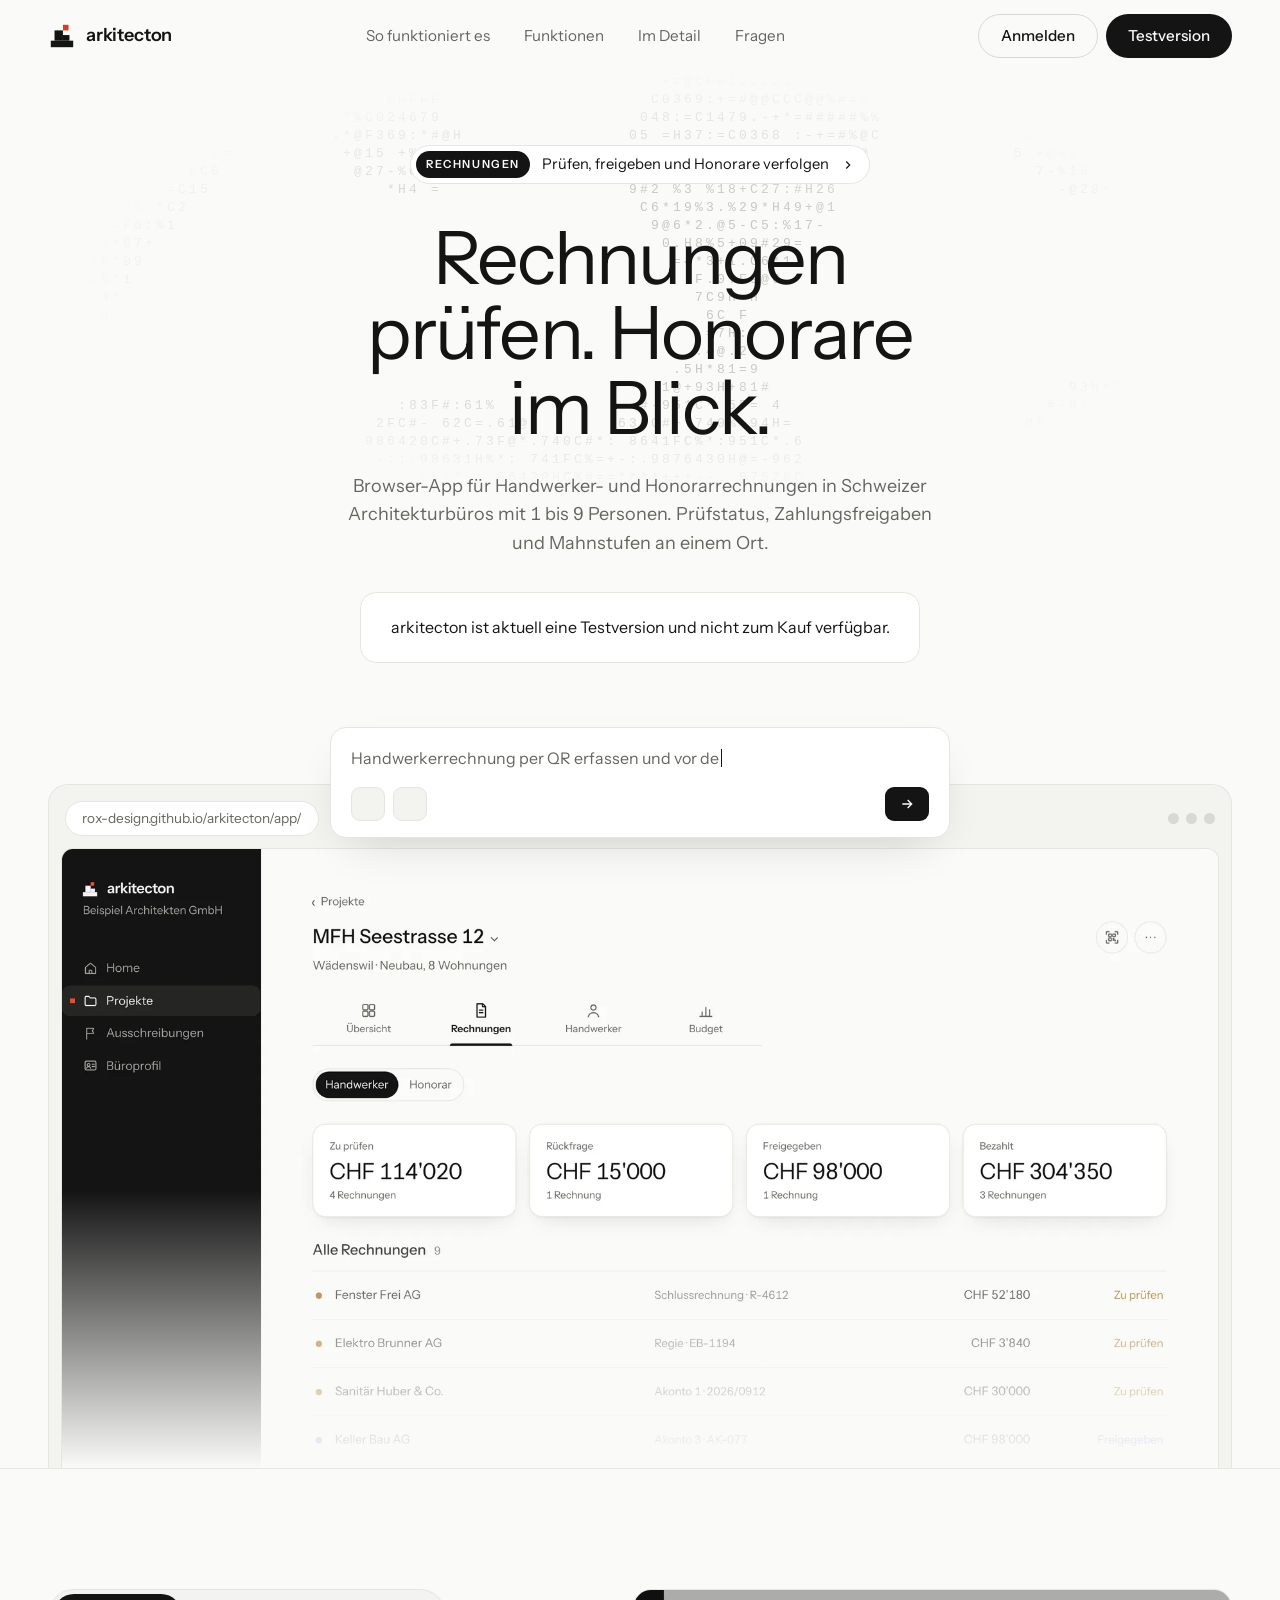
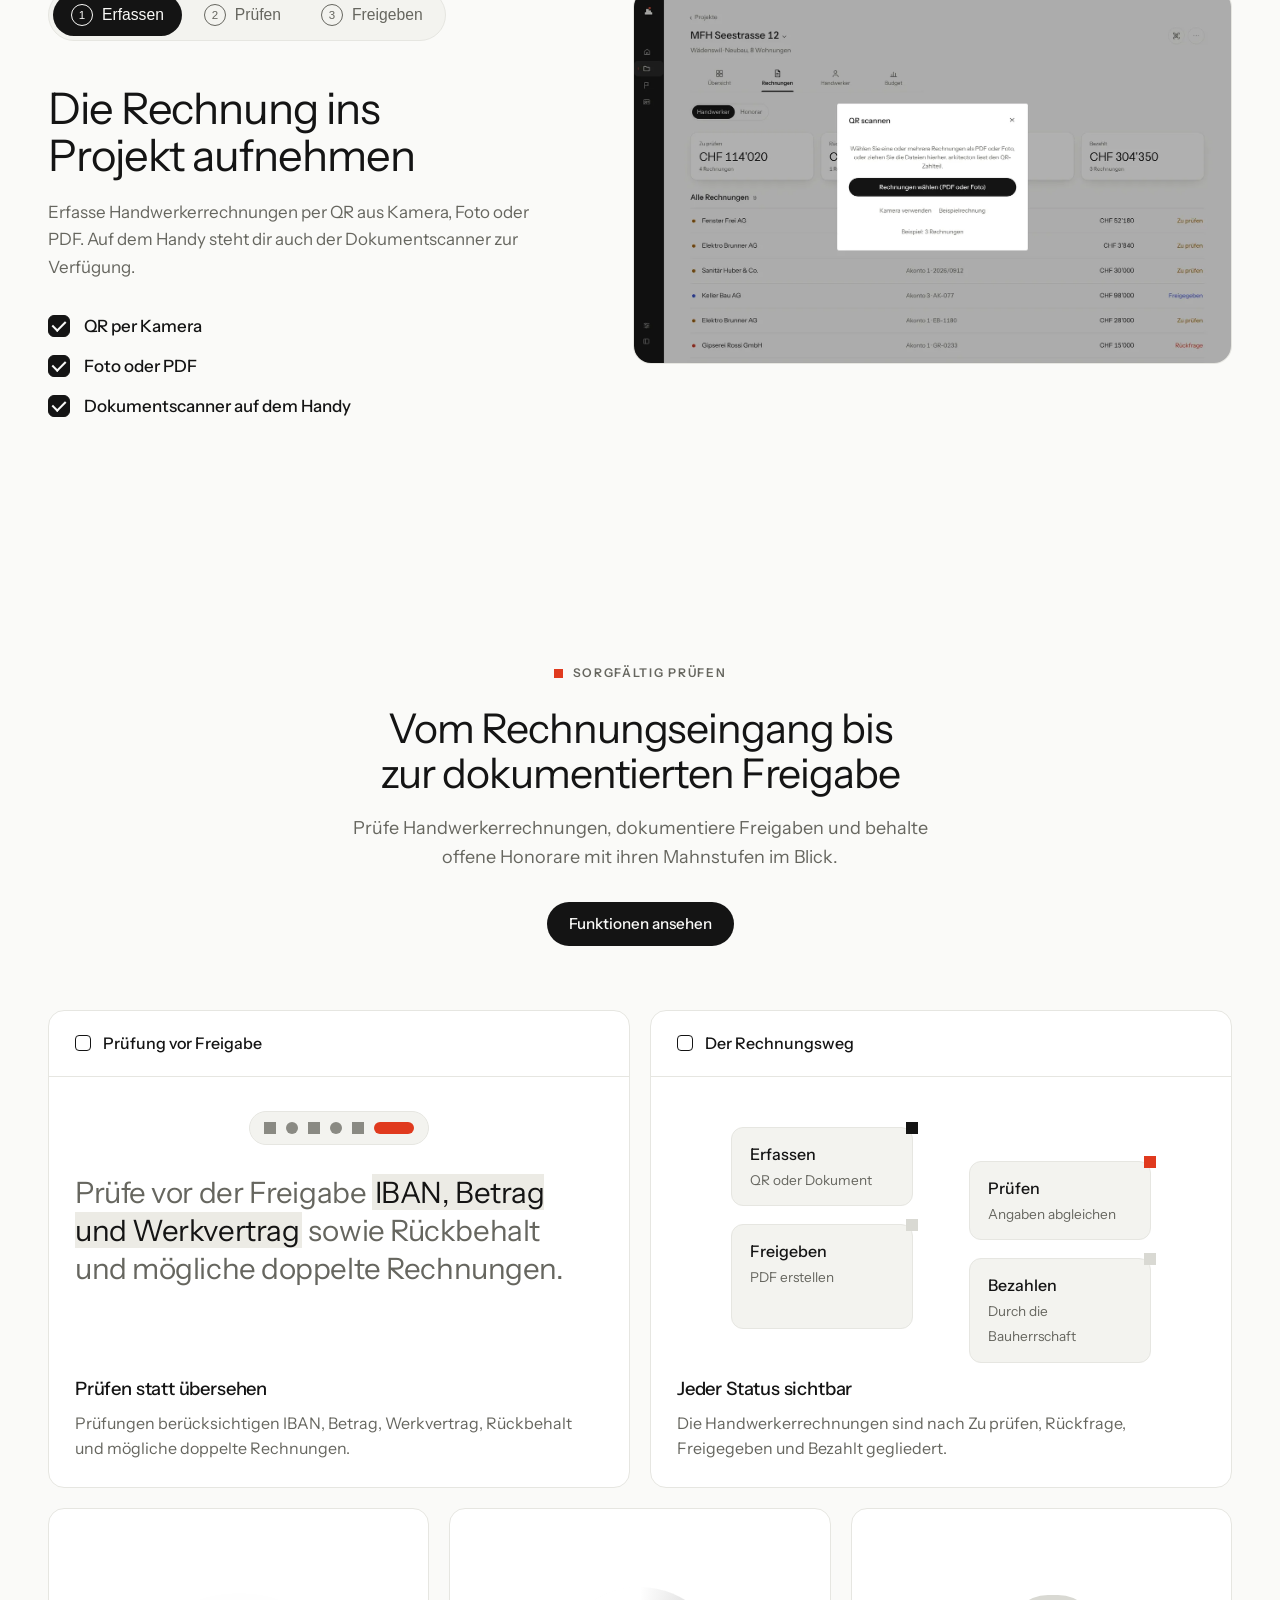
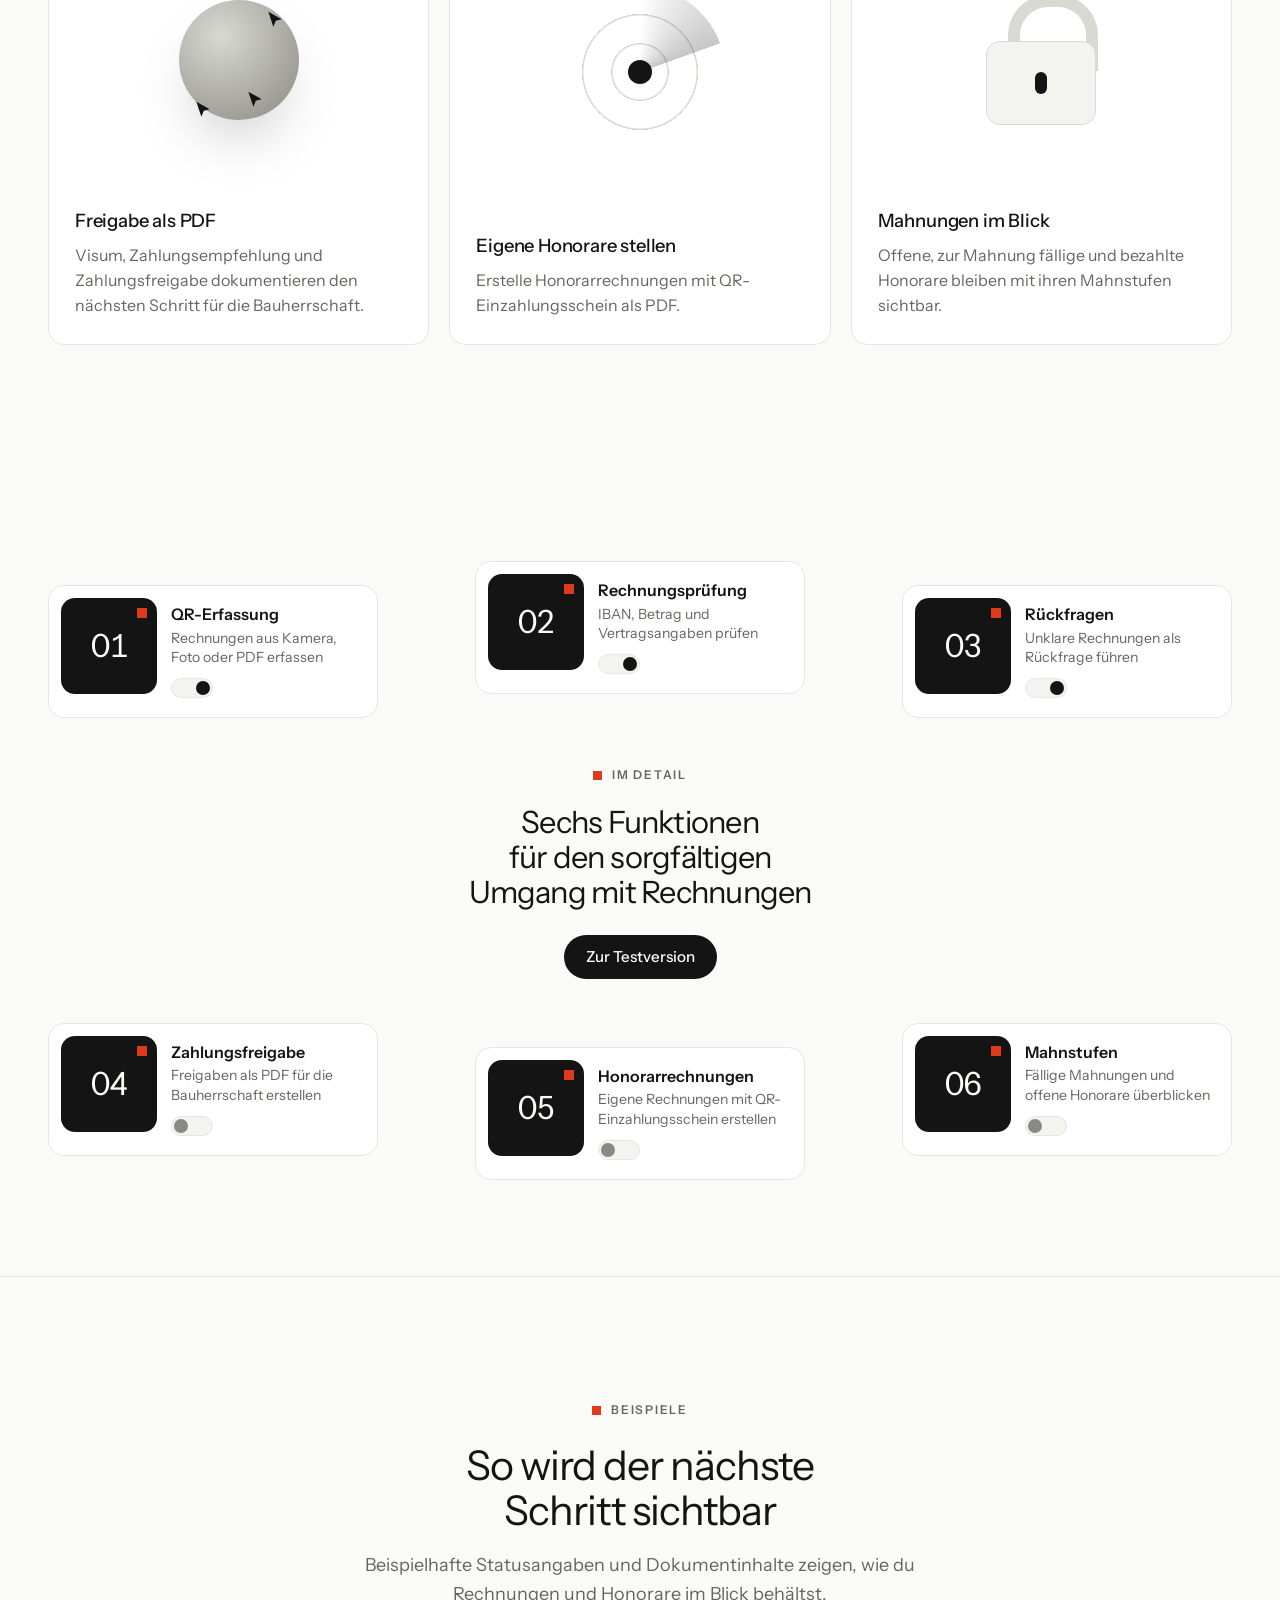
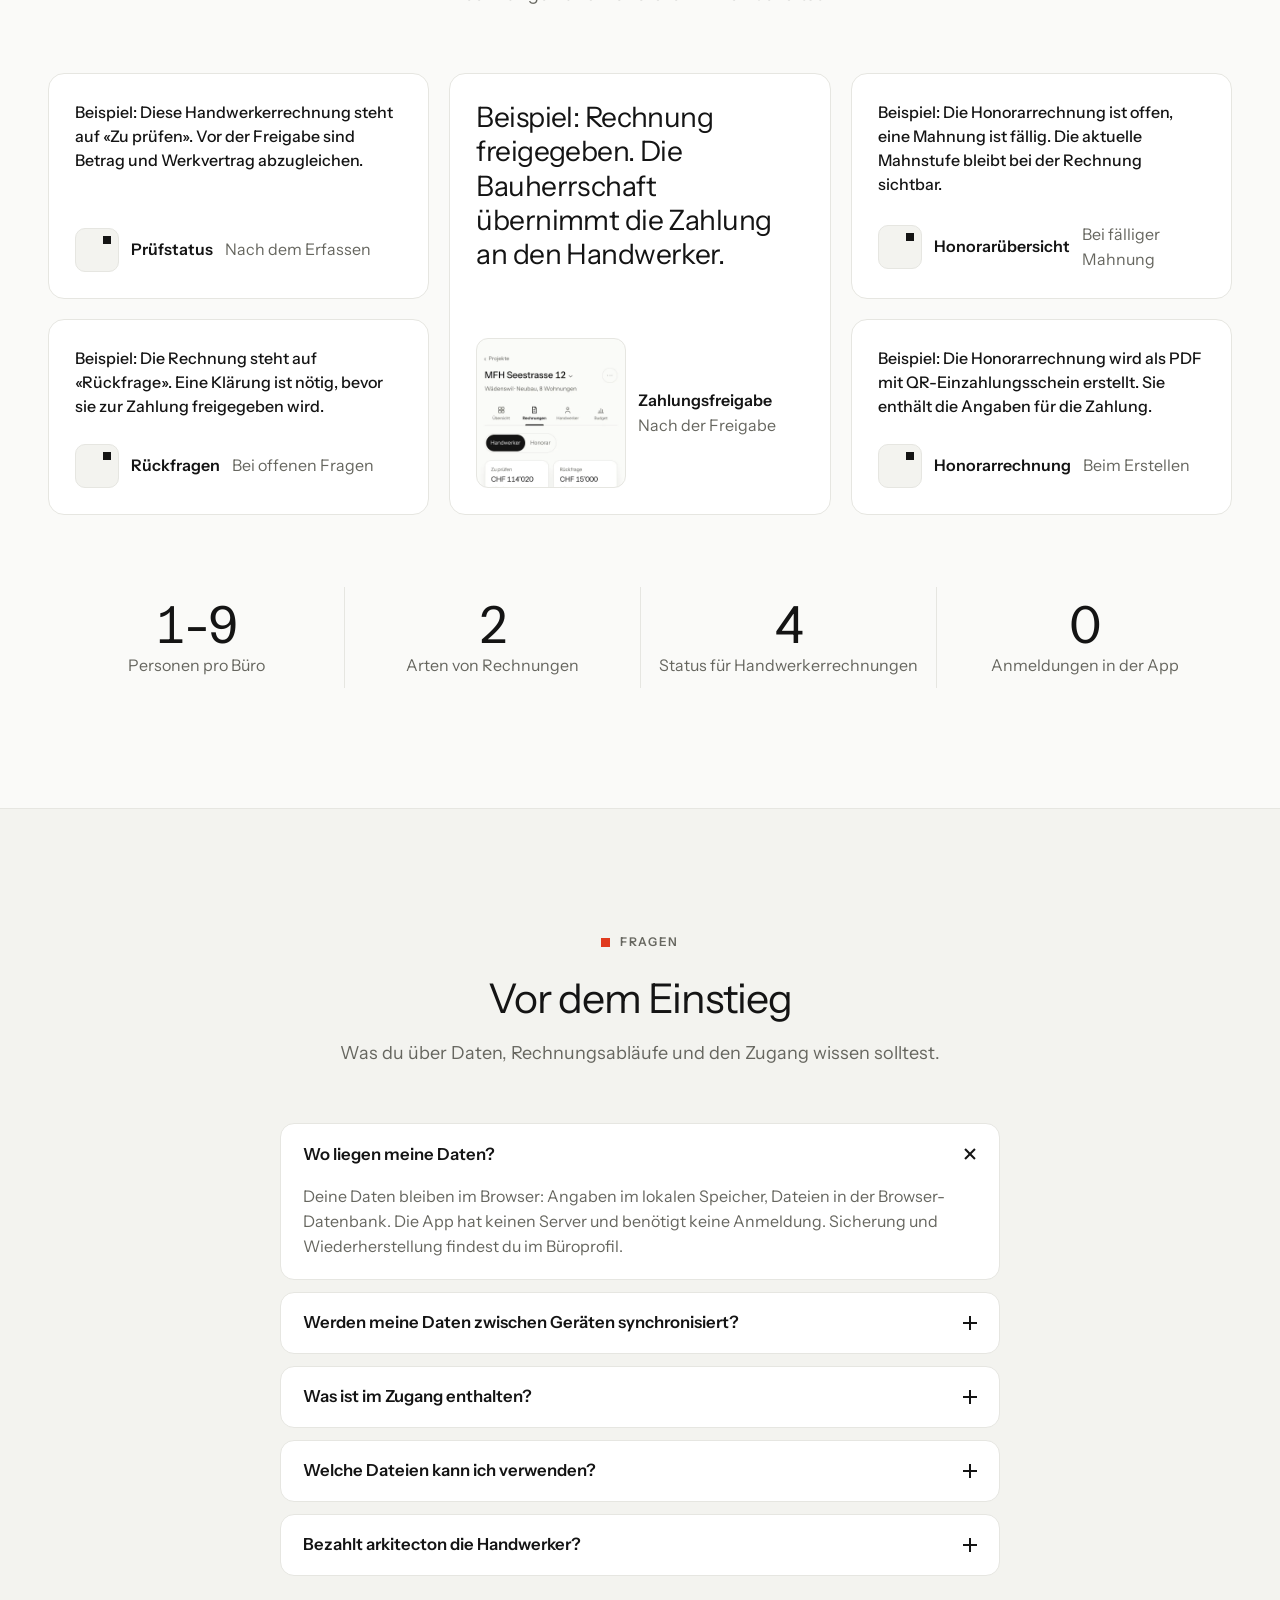
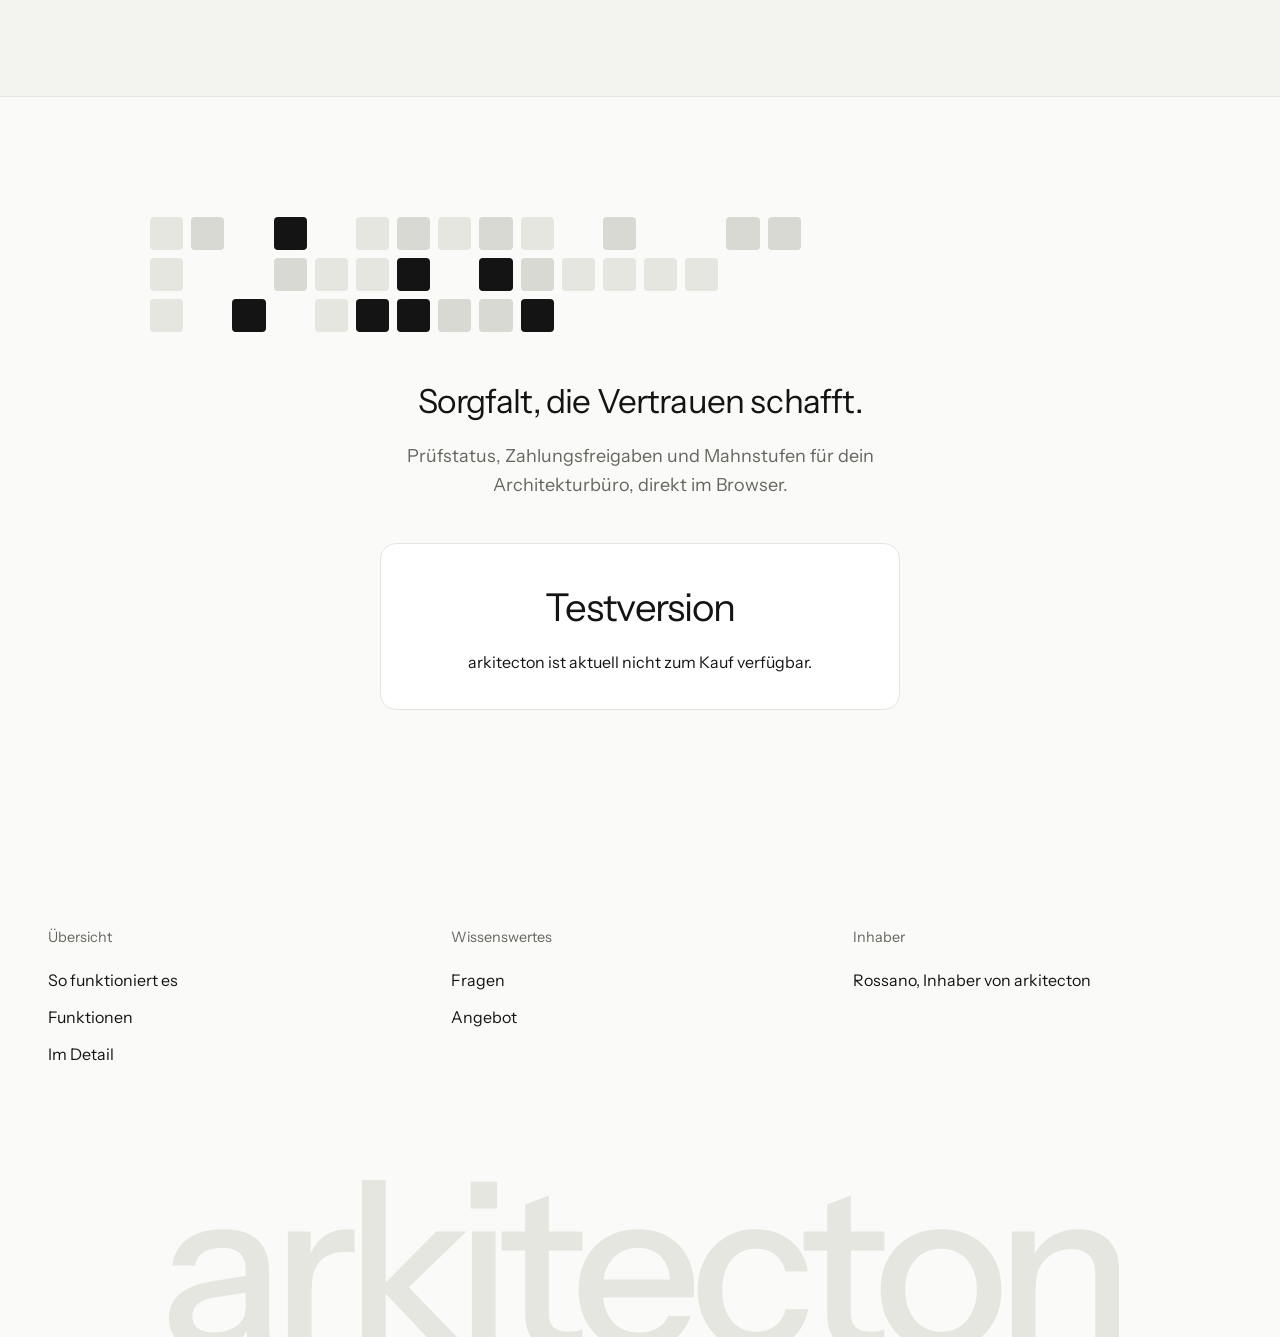
<file: index.html>
<!DOCTYPE html>
<html lang="de">
<head>
<meta charset="utf-8">
<meta name="viewport" content="width=device-width,initial-scale=1,viewport-fit=cover">
<title>arkitecton · Rechnungen prüfen. Honorare im Blick.</title>
<script>/* old app links (#rechnungen, ?entwurf=…) still open the app, which now lives in app/ */
(function(){var h=location.hash.slice(1),q=location.search,own=["","so","funktionen","detail","beispiele","fragen","testversion","top"];if(/(^|[?&])(raum|entwurf)=/.test(q)||own.indexOf(h)<0)location.replace("app/"+q+location.hash);})();</script>
<meta name="description" content="Browser-App für Handwerker- und Honorarrechnungen in Schweizer Architekturbüros mit 1 bis 9 Personen.">
<link rel="icon" href="icon-192.png">
<style>
/* Entwurf der Landingpage im Brand von arkitecton: Instrument Sans, ruhige Fläche, Haarlinien, Tinte und ein rotes Quadrat */
@font-face{font-family:"Instrument Sans";font-style:normal;font-display:swap;font-weight:400 700;font-stretch:75% 100%;src:url(fonts/instrument-sans-latin-standard-normal.woff2) format("woff2");unicode-range:U+0000-00FF,U+0131,U+0152-0153,U+02BB-02BC,U+02C6,U+02DA,U+02DC,U+0304,U+0308,U+0329,U+2000-206F,U+20AC,U+2122,U+2191,U+2193,U+2212,U+2215,U+FEFF,U+FFFD}
@font-face{font-family:"Instrument Sans";font-style:normal;font-display:swap;font-weight:400 700;font-stretch:75% 100%;src:url(fonts/instrument-sans-latin-ext-standard-normal.woff2) format("woff2");unicode-range:U+0100-02BA,U+02BD-02C5,U+02C7-02CC,U+02CE-02D7,U+02DD-02FF,U+0304,U+0308,U+0329,U+1D00-1DBF,U+1E00-1E9F,U+1EF2-1EFF,U+2020,U+20A0-20AB,U+20AD-20C0,U+2113,U+2C60-2C7F,U+A720-A7FF}
:root{
  --bg:#fafaf8;--raise:#ffffff;--soft:#f3f3ef;--ink:#141414;--muted:#66665f;--faint:#8a8a83;--line:#e6e6e1;--line2:#d9d9d3;--hl:#ecebe5;
  --mark:#e03a1e;--font:"Instrument Sans","Helvetica Neue",Helvetica,Arial,system-ui,sans-serif;color-scheme:light;
}
@media (prefers-color-scheme:dark){:root{
  --bg:#111110;--raise:#191918;--soft:#161615;--ink:#ededea;--muted:#9b9b94;--faint:#77776f;--line:#2a2a28;--line2:#353532;--hl:#26261f;--mark:#ff5a3c;color-scheme:dark}}
*{box-sizing:border-box}
html{scroll-behavior:smooth;scroll-padding-top:84px}
body{margin:0;background:var(--bg);color:var(--ink);font:16px/1.55 var(--font);-webkit-font-smoothing:antialiased;font-variant-numeric:tabular-nums lining-nums}
a{color:inherit}
h1,h2,h3{margin:0;font-weight:400;letter-spacing:-.025em;text-wrap:balance}
p{margin:0}
.wrap{max-width:1600px;margin:0 auto;padding:0 48px}
:focus-visible{outline:2px solid var(--ink);outline-offset:3px;border-radius:6px}
.btn{display:inline-flex;align-items:center;justify-content:center;min-height:44px;padding:0 22px;border-radius:999px;background:var(--ink);color:var(--bg);text-decoration:none;font-weight:500;font-size:.95rem;border:0;cursor:pointer;transition:transform .2s}
.btn:hover{transform:translateY(-1px)}
.btn.ghost{background:transparent;color:var(--ink);border:1px solid var(--line2)}
.acts{display:flex;gap:8px;align-items:center}
.eyebrow{display:inline-flex;align-items:center;gap:10px;font-size:.75rem;font-weight:600;letter-spacing:.14em;text-transform:uppercase;color:var(--muted)}
.eyebrow i{width:9px;height:9px;background:var(--mark);display:block}
.lead{color:var(--muted);font-size:1.125rem;line-height:1.6}
.card{background:var(--raise);border:1px solid var(--line);border-radius:16px}
.reveal{opacity:0;transform:translateY(18px);transition:opacity .7s ease,transform .7s ease}
.reveal.in{opacity:1;transform:none}

/* Kopfzeile */
header{position:sticky;top:0;z-index:20;background:color-mix(in srgb,var(--bg) 86%,transparent);backdrop-filter:blur(12px);-webkit-backdrop-filter:blur(12px);border-bottom:1px solid transparent;transition:border-color .3s}
header.sc{border-bottom-color:var(--line)}
.hd{display:flex;align-items:center;justify-content:space-between;height:72px;gap:24px}
.logo{display:flex;align-items:center;min-height:40px;min-width:40px;gap:10px;text-decoration:none;font-weight:600;font-size:1.125rem;letter-spacing:-.01em}
.logo svg{width:28px;height:28px}
.mk-ink{fill:var(--ink)}.mk-red{fill:var(--mark)}
nav.top{display:flex;gap:6px}
nav.top a{text-decoration:none;color:var(--muted);font-size:.95rem;padding:10px 14px;border-radius:999px;transition:color .2s,background .2s}
nav.top a:hover{color:var(--ink);background:var(--soft)}

/* Einstieg */
.hero{position:relative;padding:72px 0 0;text-align:center;overflow:hidden}
#ascii{position:absolute;left:50%;top:0;transform:translateX(-50%);width:1100px;max-width:100%;height:420px;pointer-events:none;-webkit-mask-image:radial-gradient(ellipse at center,#000 30%,transparent 72%);mask-image:radial-gradient(ellipse at center,#000 30%,transparent 72%)}
.hero>.wrap{position:relative}
.pill{display:inline-flex;align-items:center;gap:12px;padding:5px 14px 5px 5px;border:1px solid var(--line);border-radius:999px;background:var(--raise);text-decoration:none;font-size:.92rem}
.pill b{font-size:.7rem;letter-spacing:.14em;font-weight:600;background:var(--ink);color:var(--bg);padding:5px 10px;border-radius:999px}
.pill svg{width:14px;height:14px}
.hero h1{margin:36px auto 0;font-size:clamp(2.6rem,6vw,4.6rem);line-height:1.02;max-width:12ch}
.hero .lead{margin:26px auto 0;max-width:34em}
.note{max-width:560px;margin:34px auto 0;padding:22px 28px;text-align:center;font-size:1rem}
.note p+p{margin-top:10px}
.stage{position:relative;margin-top:64px}
.prompt{position:relative;z-index:2;width:min(620px,92%);margin:0 auto -54px;padding:18px 20px 16px;text-align:left;box-shadow:0 18px 50px -20px rgba(0,0,0,.18)}
.prompt .tx{color:var(--muted);min-height:1.6em;font-size:1rem}
.prompt .tx::after{content:"";display:inline-block;width:1px;height:1.1em;background:var(--ink);margin-left:2px;vertical-align:-3px;animation:blink 1s steps(1) infinite}
.prompt .row{display:flex;align-items:center;gap:8px;margin-top:16px}
.prompt .sq{width:34px;height:34px;border-radius:9px;background:var(--soft);border:1px solid var(--line)}
.prompt .go{margin-left:auto;width:44px;height:34px;border-radius:9px;background:var(--ink);display:grid;place-items:center}
.prompt .go svg{width:16px;height:16px;stroke:var(--bg)}
@keyframes blink{50%{opacity:0}}
.browser{position:relative;border:1px solid var(--line);border-bottom:0;border-radius:20px 20px 0 0;background:var(--soft);padding:12px 12px 0;overflow:hidden}
.browser .bar{display:flex;align-items:center;gap:12px;padding:4px 4px 12px}
.browser .url{font-size:.85rem;color:var(--muted);border:1px solid var(--line);background:var(--raise);border-radius:999px;padding:6px 16px}
.browser .dots{margin-left:auto;display:flex;gap:7px}.browser .dots i{width:11px;height:11px;border-radius:50%;background:var(--line2)}
.browser .shot{position:relative;border-radius:12px 12px 0 0;overflow:hidden;border:1px solid var(--line);border-bottom:0;max-height:620px}
.browser .shot img{display:block;width:100%;height:auto}
.browser .shot::after{content:"";position:absolute;inset:auto 0 0 0;height:45%;background:linear-gradient(transparent,var(--bg))}
section{padding:120px 0}
.rule{border-top:1px solid var(--line)}

/* So funktioniert es */
.how{display:grid;grid-template-columns:1fr 1.15fr;gap:64px;align-items:start}
.tabs{display:inline-flex;gap:4px;padding:4px;border-radius:999px;background:var(--soft);border:1px solid var(--line)}
.tabs button{display:flex;align-items:center;gap:9px;min-height:42px;padding:0 18px;border:0;border-radius:999px;background:none;color:var(--muted);font-size:.98rem;cursor:pointer;transition:background .25s,color .25s}
.tabs button span{width:22px;height:22px;border:1px solid currentColor;border-radius:50%;display:grid;place-items:center;font-size:.72rem}
.tabs button[aria-selected="true"]{background:var(--ink);color:var(--bg)}
.how h2{font-size:clamp(2rem,3.4vw,2.9rem);line-height:1.08;margin-top:44px}
.how .lead{margin-top:20px;max-width:30em;font-size:1.06rem}
.checks{list-style:none;padding:0;margin:32px 0 0;display:grid;gap:14px}
.checks li{display:flex;align-items:center;gap:14px;font-weight:500;font-size:1.06rem}
.checks li i{width:22px;height:22px;border:1.5px solid var(--ink);border-radius:6px;position:relative;flex:none}
.checks li.on i{background:var(--ink)}
.checks li.on i::after{content:"";position:absolute;left:6px;top:2px;width:6px;height:11px;border:solid var(--bg);border-width:0 2px 2px 0;transform:rotate(45deg)}
.panel{transition:opacity .35s}
.panel.fade{opacity:0}
.photo{position:relative;border-radius:18px;overflow:hidden;border:1px solid var(--line);background:var(--soft);aspect-ratio:16/10}
.photo img{position:absolute;inset:0;width:100%;height:100%;object-fit:cover;object-position:left top;transition:opacity .45s}
.photo img.hide{opacity:0}

/* Sorgfältig prüfen */
.center{text-align:center}
.center h2{font-size:clamp(1.9rem,3.2vw,2.6rem);line-height:1.1;margin:22px auto 0;max-width:20ch}
.center .lead{margin:18px auto 0;max-width:34em}
.center .btn{margin-top:30px}
.grid2{display:grid;grid-template-columns:1fr 1fr;gap:20px;margin-top:64px}
.grid3{display:grid;grid-template-columns:repeat(3,1fr);gap:20px;margin-top:20px}
.fc{overflow:hidden;display:flex;flex-direction:column}
.fc .fh{display:flex;align-items:center;gap:12px;padding:20px 26px;border-bottom:1px solid var(--line);font-weight:500}
.fc .fh i{width:16px;height:16px;border:1.5px solid var(--ink);border-radius:4px}
.fc .fb{padding:26px;flex:1;display:flex;flex-direction:column}
.fc .art{flex:1;min-height:250px;display:grid;place-items:center;position:relative}
.fc h3{font-size:1.15rem;font-weight:500;letter-spacing:-.01em;margin-top:22px}
.fc .fb p{color:var(--muted);margin-top:8px}
.shapes{display:flex;align-items:center;gap:10px;padding:10px 14px;border-radius:999px;background:var(--soft);border:1px solid var(--line);width:max-content;margin:0 auto 28px}
.shapes i{width:12px;height:12px;background:var(--faint);animation:pulse 2.4s infinite}
.shapes i:nth-child(even){border-radius:50%}
.shapes i:nth-child(2){animation-delay:.2s}.shapes i:nth-child(3){animation-delay:.4s}.shapes i:nth-child(4){animation-delay:.6s}.shapes i:nth-child(5){animation-delay:.8s}
.shapes b{width:40px;height:12px;border-radius:999px;background:var(--mark)}
@keyframes pulse{50%{opacity:.35}}
.big{font-size:clamp(1.4rem,2.3vw,2rem);line-height:1.3;color:var(--muted);max-width:17em;letter-spacing:-.015em}
.big mark{background:linear-gradient(var(--hl),var(--hl)) no-repeat 0 0/0% 100%;color:var(--ink);padding:0 .1em;transition:background-size 1.4s ease .3s}
.in .big mark{background-size:100% 100%}
.flow{display:grid;grid-template-columns:1fr 1fr;gap:18px 56px;width:min(420px,100%)}
.node{position:relative;padding:14px 18px;border:1px solid var(--line);background:var(--soft);border-radius:12px}
.node:nth-child(even){transform:translateY(34px)}
.node b{display:block;font-weight:500}.node small{color:var(--muted);font-size:.85rem}
.node::after{content:"";position:absolute;right:-6px;top:-6px;width:12px;height:12px;background:var(--line2);transition:background .3s}
.node.on::after{background:var(--ink)}.node.now::after{background:var(--mark)}
.orb{width:120px;height:120px;border-radius:50%;background:radial-gradient(circle at 35% 30%,var(--line2),var(--faint));box-shadow:0 30px 60px -20px rgba(0,0,0,.25)}
.cur{position:absolute;width:20px;height:20px;animation:cur 4s ease-in-out infinite}
.cur path{fill:var(--ink)}
.c1{left:58%;top:30%}.c2{left:36%;top:66%;animation-delay:1s}.c3{left:52%;top:62%;animation-delay:2s}
@keyframes cur{0%,100%{transform:translate(0,0)}50%{transform:translate(-10px,-8px)}}
.radar{width:170px;height:170px;border-radius:50%;position:relative;background:repeating-radial-gradient(circle,transparent 0 27px,var(--line2) 28px 29px)}
.radar::before{content:"";position:absolute;inset:0;border-radius:50%;background:conic-gradient(from 0deg,transparent 0deg,color-mix(in srgb,var(--ink) 24%,transparent) 70deg,transparent 70.5deg);animation:spin 4s linear infinite}
.radar::after{content:"";position:absolute;left:50%;top:50%;width:24px;height:24px;margin:-12px;border-radius:50%;background:var(--ink)}
/* the red square lights up only when the leading edge of the beam passes over it (at about 53 degrees), then fades */
.radar i{position:absolute;width:10px;height:10px;background:var(--mark);left:72%;top:28%;opacity:0;animation:blip 4s linear -.19s infinite}
@keyframes blip{0%{opacity:1;transform:scale(1.2)}8%{opacity:1;transform:scale(1)}40%{opacity:0}100%{opacity:0}}
@keyframes spin{to{transform:rotate(360deg)}}
.lock{position:relative;width:110px;height:130px}
.lock::before{content:"";position:absolute;left:22px;top:0;width:66px;height:64px;border:12px solid var(--line2);border-bottom:0;border-radius:40px 40px 0 0;animation:shackle 3.2s ease-in-out infinite}
.lock span{position:absolute;left:0;bottom:0;width:110px;height:84px;border-radius:14px;background:var(--soft);border:1px solid var(--line2)}
.lock span::after{content:"";position:absolute;left:50%;top:30px;width:12px;height:22px;margin-left:-6px;border-radius:6px;background:var(--ink)}
@keyframes shackle{0%,60%,100%{transform:translateY(0)}75%{transform:translateY(-10px)}}

/* Im Detail */
.ring{position:relative;display:grid;grid-template-columns:1fr 1fr 1fr;grid-template-rows:auto auto auto;gap:44px 28px;align-items:center}
.ft{display:flex;gap:14px;padding:12px;width:100%;max-width:330px;align-items:flex-start}
.ft .no{flex:none;width:96px;height:96px;border-radius:14px;background:var(--ink);color:var(--bg);display:grid;place-items:center;font-size:2rem;font-weight:400;letter-spacing:-.03em;position:relative}
.ft .no::after{content:"";position:absolute;right:10px;top:10px;width:10px;height:10px;background:var(--mark)}
.ft b{display:block;font-weight:600;margin-top:4px}
.ft small{display:block;color:var(--muted);font-size:.88rem;line-height:1.4;margin-top:2px}
.tog{display:inline-flex;margin-top:10px;width:42px;height:20px;border-radius:999px;background:var(--soft);border:1px solid var(--line);position:relative}
.tog::after{content:"";position:absolute;top:2px;left:2px;width:14px;height:14px;border-radius:50%;background:var(--faint);transition:left .4s,background .4s}
.ft.on .tog::after{left:24px;background:var(--ink)}
.r1{grid-column:1;grid-row:1;justify-self:start}.r2{grid-column:2;grid-row:1;justify-self:center;transform:translateY(-24px)}.r3{grid-column:3;grid-row:1;justify-self:end}
.r4{grid-column:1;grid-row:3;justify-self:start}.r5{grid-column:2;grid-row:3;justify-self:center;transform:translateY(24px)}.r6{grid-column:3;grid-row:3;justify-self:end}
.ring .mid{grid-column:1/-1;grid-row:2;text-align:center}
.ring .mid h2{font-size:clamp(1.5rem,2.4vw,2rem);line-height:1.15;margin:18px auto 0;max-width:22ch}
.ring .mid .btn{margin-top:24px}

/* Beispiele */
.ex{display:grid;grid-template-columns:1fr 1fr 1fr;grid-template-rows:auto auto;gap:20px;margin-top:64px}
.ex .card{padding:26px;display:flex;flex-direction:column;justify-content:space-between;gap:26px}
.ex p{font-weight:500;line-height:1.5}
.ex .tag{display:flex;align-items:center;gap:12px}
.ex .tag i{width:44px;height:44px;border-radius:10px;background:var(--soft);border:1px solid var(--line);position:relative;flex:none}
.ex .tag i::after{content:"";position:absolute;right:7px;top:7px;width:8px;height:8px;background:var(--ink)}
.ex .tag b{font-weight:600}.ex .tag span{color:var(--muted)}
.ex .feat{grid-column:2;grid-row:1/3}
.ex .feat p{font-size:clamp(1.5rem,2.2vw,1.95rem);font-weight:400;line-height:1.22;letter-spacing:-.02em}
.ex .feat .tag i{width:150px;height:150px;border-radius:12px;background:var(--soft) url(img/landing/phone.webp) center top/cover}
.ex .feat .tag i::after{display:none}
@media (prefers-color-scheme:dark){.ex .feat .tag i{background-image:url(img/landing/phone-dark.webp)}}
.stats{display:grid;grid-template-columns:repeat(4,1fr);margin-top:72px}
.stats div{text-align:center;padding:10px 16px;border-left:1px solid var(--line)}
.stats div:first-child{border-left:0}
.stats b{display:block;font-size:clamp(2.2rem,4vw,3.2rem);font-weight:400;letter-spacing:-.03em;line-height:1.1}
.stats span{color:var(--muted)}

/* Fragen */
.faq{background:var(--soft);border-top:1px solid var(--line);border-bottom:1px solid var(--line)}
.qs{max-width:720px;margin:56px auto 0;display:grid;gap:12px}
details{background:var(--raise);border:1px solid var(--line);border-radius:14px}
summary{list-style:none;display:flex;align-items:center;justify-content:space-between;gap:16px;min-height:60px;padding:0 22px;font-weight:600;cursor:pointer;font-size:1.04rem}
summary::-webkit-details-marker{display:none}
summary i{width:14px;height:14px;position:relative;flex:none;transition:transform .3s}
summary i::before,summary i::after{content:"";position:absolute;left:0;top:6px;width:14px;height:2px;background:var(--ink)}
summary i::after{transform:rotate(90deg)}
details[open] summary i{transform:rotate(45deg)}
details .a{padding:0 22px 20px;color:var(--muted)}

/* Abschluss */
.mosaic{display:grid;grid-template-columns:repeat(24,1fr);gap:8px;max-width:980px;margin:0 auto}
.mosaic i{aspect-ratio:1;border-radius:4px;background:var(--line);opacity:0;transform:scale(.6);transition:opacity .5s,transform .5s,background 1.2s}
.mosaic i.v{opacity:1;transform:none}
.mosaic i.e{background:transparent}.mosaic i.k{background:var(--ink)}.mosaic i.m{background:var(--line2)}.mosaic i.r{background:var(--mark)}
.end{text-align:center}
.end h2{font-size:clamp(1.6rem,2.6vw,2.2rem);margin-top:44px}
.end .lead{max-width:30em;margin:14px auto 0}
.cta{max-width:520px;margin:44px auto 0;padding:34px 32px}
.cta h3{font-size:2.4rem;letter-spacing:-.03em}
.cta p{margin-top:12px}
footer{padding:96px 0 0;overflow:hidden}
.cols{display:grid;grid-template-columns:repeat(3,1fr);gap:24px}
.cols h4{margin:0 0 14px;font-weight:400;color:var(--muted);font-size:.9rem}
.cols a,.cols span{display:block;text-decoration:none;padding:6px 0}
.cols a:hover{text-decoration:underline}
.word{font-size:clamp(5rem,18vw,15rem);line-height:.8;letter-spacing:-.06em;text-align:center;color:var(--line);font-weight:500;margin-top:80px;user-select:none;transform:translateY(12%)}

@media (max-width:900px){
  nav.top{display:none}
  .acts .btn{padding:0 16px}
  .wrap{padding:0 20px}
  section{padding:84px 0}
  .how{grid-template-columns:1fr;gap:40px}
  .grid2,.grid3{grid-template-columns:1fr}
  .ring{grid-template-columns:1fr;gap:12px}
  .ring>*{grid-column:1!important;grid-row:auto!important;justify-self:stretch!important;transform:none!important;max-width:none}
  .ring .mid{order:-1;margin-bottom:24px}
  .ex{grid-template-columns:1fr}.ex .feat{grid-column:auto;grid-row:auto}
  .stats{grid-template-columns:1fr 1fr;row-gap:28px}.stats div:nth-child(3){border-left:0}
  .cols{grid-template-columns:1fr}
  .mosaic{grid-template-columns:repeat(12,1fr);gap:6px}
  .tabs button{padding:0 12px}
  .pill{font-size:.82rem;gap:8px;text-align:left}
  .browser .shot{max-height:560px}
  .browser .url{display:none}
}
@media (max-width:480px){.hd{gap:10px}.acts{gap:6px}.acts .btn{padding:0 14px;font-size:.88rem}}
@media (max-width:380px){.logo .lw{display:none}}
/* access code dialog: the test version opens only with a code */
.gate{border:0;padding:0;border-radius:24px;background:var(--raise);color:var(--ink);width:min(420px,calc(100vw - 32px));box-shadow:0 30px 80px rgba(0,0,0,.25)}
.gate::backdrop{background:rgba(20,20,20,.45)}
.gate form{display:flex;flex-direction:column;gap:14px;padding:28px}
.gate h2{margin:0;font-size:1.5rem;font-weight:500;letter-spacing:-.02em}
.gate p{margin:0;color:var(--muted)}
.gate label{font-size:.875rem;color:var(--muted)}
.gate input{font:inherit;font-size:1.0625rem;min-height:48px;padding:0 14px;border:1px solid var(--line2);border-radius:12px;background:var(--bg);color:var(--ink);text-transform:uppercase;letter-spacing:.04em}
.gate input:focus{outline:2px solid var(--ink);outline-offset:1px}
.gate .msg{min-height:1.4em;margin:0;color:#b8321a;font-size:.9375rem}
.gate .row{display:flex;gap:10px;justify-content:flex-end;flex-wrap:wrap}
.gate .row .btn{flex:1 1 auto;font:inherit;font-weight:500;cursor:pointer}
/* small phones: the three steps fit in one row without the number circles */
@media (max-width:400px){.ex>*,.ex .card *,.fc *{min-width:0}.ex .card{padding:20px}.ex .card p{overflow-wrap:break-word;hyphens:auto}.flow{gap:16px 20px}.stats>div{min-width:0;padding:10px 8px}.stats span{overflow-wrap:break-word;hyphens:auto}.ft b,.ex .tag b{hyphens:auto;overflow-wrap:break-word}.tabs{display:flex;gap:2px}.tabs button{flex:1 1 auto;justify-content:center;padding:0 8px;gap:0;font-size:.9rem}.tabs button span{display:none}}
@media (prefers-reduced-motion:reduce){*,*::before,*::after{animation:none!important;transition:none!important}.reveal,.mosaic i,.radar i{opacity:1;transform:none}}
</style>
</head>
<body>
<header id="hd"><div class="wrap hd">
  <a class="logo" href="#top" aria-label="arkitecton, nach oben"><svg viewBox="0 0 30 30" aria-hidden="true"><rect class="mk-ink" x="3" y="20" width="24" height="7"/><rect class="mk-ink" x="7" y="9" width="9" height="11"/><rect class="mk-ink" x="16" y="14" width="7" height="6"/><rect class="mk-red" x="16" y="3" width="6" height="6"/></svg><span class="lw">arkitecton</span></a>
  <nav class="top" aria-label="Seite"><a href="#so">So funktioniert es</a><a href="#funktionen">Funktionen</a><a href="#detail">Im Detail</a><a href="#fragen">Fragen</a></nav>
  <span class="acts"><a class="btn ghost" href="login/">Anmelden</a><a class="btn" href="app/">Testversion</a></span>
</div></header>

<main id="top">
<div class="hero">
  <canvas id="ascii" aria-hidden="true"></canvas>
  <div class="wrap">
    <a class="pill" href="#so"><b>RECHNUNGEN</b>Prüfen, freigeben und Honorare verfolgen<svg viewBox="0 0 24 24" fill="none" stroke="currentColor" stroke-width="2" aria-hidden="true"><path d="m9 6 6 6-6 6"/></svg></a>
    <h1>Rechnungen prüfen. Honorare im Blick.</h1>
    <p class="lead">Browser-App für Handwerker- und Honorarrechnungen in Schweizer Architekturbüros mit 1 bis 9 Personen. Prüfstatus, Zahlungsfreigaben und Mahnstufen an einem Ort.</p>
    <div class="card note"><p>arkitecton ist aktuell eine Testversion und nicht zum Kauf verfügbar.</p></div>
    <div class="stage">
      <div class="card prompt" aria-hidden="true"><div class="tx" id="typed"></div><div class="row"><i class="sq"></i><i class="sq"></i><span class="go"><svg viewBox="0 0 24 24" fill="none" stroke-width="2"><path d="M5 12h14M13 6l6 6-6 6"/></svg></span></div></div>
      <div class="browser"><div class="bar"><span class="url">rox-design.github.io/arkitecton/app/</span><span class="dots"><i></i><i></i><i></i></span></div>
        <div class="shot"><picture><source media="(max-width:600px) and (prefers-color-scheme:dark)" srcset="img/landing/phone-dark.webp"><source media="(max-width:600px)" srcset="img/landing/phone.webp"><source media="(prefers-color-scheme:dark)" srcset="img/landing/hero-dark.webp"><img src="img/landing/hero.webp" width="1800" height="1125" alt="arkitecton am Computer: Rechnungen eines Projekts mit den Kacheln Zu prüfen, Rückfrage, Freigegeben und Bezahlt"></picture></div></div>
    </div>
  </div>
</div>

<section id="so" class="rule"><div class="wrap how">
  <div class="panel" id="panel">
    <div class="tabs" role="tablist" aria-label="Ablauf">
      <button role="tab" id="t0" aria-selected="true" aria-controls="panel"><span>1</span>Erfassen</button>
      <button role="tab" id="t1" aria-selected="false" aria-controls="panel"><span>2</span>Prüfen</button>
      <button role="tab" id="t2" aria-selected="false" aria-controls="panel"><span>3</span>Freigeben</button>
    </div>
    <h2 id="howT"></h2>
    <p class="lead" id="howP"></p>
    <ul class="checks" id="howL"></ul>
  </div>
  <div class="photo"><picture><source media="(prefers-color-scheme:dark)" srcset="img/landing/erfassen-dark.webp"><img src="img/landing/erfassen.webp" alt="" data-i="0"></picture><picture><source media="(prefers-color-scheme:dark)" srcset="img/landing/pruefen-dark.webp"><img src="img/landing/pruefen.webp" alt="" data-i="1" class="hide"></picture><picture><source media="(prefers-color-scheme:dark)" srcset="img/landing/freigeben-dark.webp"><img src="img/landing/freigeben.webp" alt="" data-i="2" class="hide"></picture></div>
</div></section>

<section id="funktionen"><div class="wrap">
  <div class="center reveal"><span class="eyebrow"><i></i>Sorgfältig prüfen</span><h2>Vom Rechnungseingang bis zur dokumentierten Freigabe</h2><p class="lead">Prüfe Handwerkerrechnungen, dokumentiere Freigaben und behalte offene Honorare mit ihren Mahnstufen im Blick.</p><a class="btn" href="#detail">Funktionen ansehen</a></div>
  <div class="grid2">
    <article class="card fc reveal"><div class="fh"><i></i>Prüfung vor Freigabe</div><div class="fb"><div class="art" style="display:block;padding-top:8px"><div class="shapes" aria-hidden="true"><i></i><i></i><i></i><i></i><i></i><b></b></div><p class="big">Prüfe vor der Freigabe <mark>IBAN, Betrag und Werkvertrag</mark> sowie Rückbehalt und mögliche doppelte Rechnungen.</p></div><h3>Prüfen statt übersehen</h3><p>Prüfungen berücksichtigen IBAN, Betrag, Werkvertrag, Rückbehalt und mögliche doppelte Rechnungen.</p></div></article>
    <article class="card fc reveal"><div class="fh"><i></i>Der Rechnungsweg</div><div class="fb"><div class="art"><div class="flow" id="flow" aria-hidden="true"><div class="node"><b>Erfassen</b><small>QR oder Dokument</small></div><div class="node"><b>Prüfen</b><small>Angaben abgleichen</small></div><div class="node"><b>Freigeben</b><small>PDF erstellen</small></div><div class="node"><b>Bezahlen</b><small>Durch die Bauherrschaft</small></div></div></div><h3>Jeder Status sichtbar</h3><p>Die Handwerkerrechnungen sind nach Zu prüfen, Rückfrage, Freigegeben und Bezahlt gegliedert.</p></div></article>
  </div>
  <div class="grid3">
    <article class="card fc reveal"><div class="fb"><div class="art" aria-hidden="true"><div class="orb"></div><svg class="cur c1" viewBox="0 0 24 24"><path d="M4 2l16 9-7 2-3 7z"/></svg><svg class="cur c2" viewBox="0 0 24 24"><path d="M4 2l16 9-7 2-3 7z"/></svg><svg class="cur c3" viewBox="0 0 24 24"><path d="M4 2l16 9-7 2-3 7z"/></svg></div><h3>Freigabe als PDF</h3><p>Visum, Zahlungsempfehlung und Zahlungsfreigabe dokumentieren den nächsten Schritt für die Bauherrschaft.</p></div></article>
    <article class="card fc reveal"><div class="fb"><div class="art" aria-hidden="true"><div class="radar"><i></i></div></div><h3>Eigene Honorare stellen</h3><p>Erstelle Honorarrechnungen mit QR-Einzahlungsschein als PDF.</p></div></article>
    <article class="card fc reveal"><div class="fb"><div class="art" aria-hidden="true"><div class="lock"><span></span></div></div><h3>Mahnungen im Blick</h3><p>Offene, zur Mahnung fällige und bezahlte Honorare bleiben mit ihren Mahnstufen sichtbar.</p></div></article>
  </div>
</div></section>

<section id="detail"><div class="wrap">
  <div class="ring" id="ring">
    <div class="card ft r1"><span class="no">01</span><div><b>QR-Erfassung</b><small>Rechnungen aus Kamera, Foto oder PDF erfassen</small><i class="tog" aria-hidden="true"></i></div></div>
    <div class="card ft r2"><span class="no">02</span><div><b>Rechnungsprüfung</b><small>IBAN, Betrag und Vertragsangaben prüfen</small><i class="tog" aria-hidden="true"></i></div></div>
    <div class="card ft r3"><span class="no">03</span><div><b>Rückfragen</b><small>Unklare Rechnungen als Rückfrage führen</small><i class="tog" aria-hidden="true"></i></div></div>
    <div class="mid reveal"><span class="eyebrow"><i></i>Im Detail</span><h2>Sechs Funktionen für den sorgfältigen Umgang mit Rechnungen</h2><a class="btn" href="app/">Zur Testversion</a></div>
    <div class="card ft r4"><span class="no">04</span><div><b>Zahlungsfreigabe</b><small>Freigaben als PDF für die Bauherrschaft erstellen</small><i class="tog" aria-hidden="true"></i></div></div>
    <div class="card ft r5"><span class="no">05</span><div><b>Honorarrechnungen</b><small>Eigene Rechnungen mit QR-Einzahlungsschein erstellen</small><i class="tog" aria-hidden="true"></i></div></div>
    <div class="card ft r6"><span class="no">06</span><div><b>Mahnstufen</b><small>Fällige Mahnungen und offene Honorare überblicken</small><i class="tog" aria-hidden="true"></i></div></div>
  </div>
</div></section>

<section id="beispiele" class="rule"><div class="wrap">
  <div class="center reveal"><span class="eyebrow"><i></i>Beispiele</span><h2>So wird der nächste Schritt sichtbar</h2><p class="lead">Beispielhafte Statusangaben und Dokumentinhalte zeigen, wie du Rechnungen und Honorare im Blick behältst.</p></div>
  <div class="ex">
    <div class="card reveal"><p>Beispiel: Diese Handwerkerrechnung steht auf «Zu prüfen». Vor der Freigabe sind Betrag und Werkvertrag abzugleichen.</p><div class="tag"><i></i><b>Prüfstatus</b><span>Nach dem Erfassen</span></div></div>
    <div class="card feat reveal"><p>Beispiel: Rechnung freigegeben. Die Bauherrschaft übernimmt die Zahlung an den Handwerker.</p><div class="tag"><i role="img" aria-label="arkitecton auf dem Handy"></i><div><b>Zahlungsfreigabe</b><br><span>Nach der Freigabe</span></div></div></div>
    <div class="card reveal"><p>Beispiel: Die Honorarrechnung ist offen, eine Mahnung ist fällig. Die aktuelle Mahnstufe bleibt bei der Rechnung sichtbar.</p><div class="tag"><i></i><b>Honorarübersicht</b><span>Bei fälliger Mahnung</span></div></div>
    <div class="card reveal"><p>Beispiel: Die Rechnung steht auf «Rückfrage». Eine Klärung ist nötig, bevor sie zur Zahlung freigegeben wird.</p><div class="tag"><i></i><b>Rückfragen</b><span>Bei offenen Fragen</span></div></div>
    <div class="card reveal"><p>Beispiel: Die Honorarrechnung wird als PDF mit QR-Einzahlungsschein erstellt. Sie enthält die Angaben für die Zahlung.</p><div class="tag"><i></i><b>Honorarrechnung</b><span>Beim Erstellen</span></div></div>
  </div>
  <div class="stats" id="stats">
    <div><b data-v="1-9">1-9</b><span>Personen pro Büro</span></div>
    <div><b data-n="2">2</b><span>Arten von Rechnungen</span></div>
    <div><b data-n="4">4</b><span>Status für Handwerkerrechnungen</span></div>
    <div><b data-n="0">0</b><span>Anmeldungen in der App</span></div>
  </div>
</div></section>

<section id="fragen" class="faq"><div class="wrap">
  <div class="center reveal"><span class="eyebrow"><i></i>Fragen</span><h2>Vor dem Einstieg</h2><p class="lead">Was du über Daten, Rechnungsabläufe und den Zugang wissen solltest.</p></div>
  <div class="qs">
    <details open><summary>Wo liegen meine Daten?<i aria-hidden="true"></i></summary><p class="a">Deine Daten bleiben im Browser: Angaben im lokalen Speicher, Dateien in der Browser-Datenbank. Die App hat keinen Server und benötigt keine Anmeldung. Sicherung und Wiederherstellung findest du im Büroprofil.</p></details>
    <details><summary>Werden meine Daten zwischen Geräten synchronisiert?<i aria-hidden="true"></i></summary><p class="a">Nein. Eine Synchronisierung zwischen Geräten ist noch nicht verfügbar. Die Daten liegen lokal im jeweiligen Browser.</p></details>
    <details><summary>Was ist im Zugang enthalten?<i aria-hidden="true"></i></summary><p class="a">Die Testversion enthält alle Funktionen: Rechnungen erfassen und prüfen, Rückfragen, Freigaben und Zahlungsfreigaben als PDF, Honorarrechnungen mit QR-Einzahlungsschein und Mahnstufen, Budget nach BKP und Ausschreibungen.</p></details>
    <details><summary>Welche Dateien kann ich verwenden?<i aria-hidden="true"></i></summary><p class="a">Rechnungen als PDF oder Foto mit Schweizer QR-Code, auf dem Handy auch direkt mit dem Dokumentscanner. Budget und Offerten kannst du als Excel einlesen und ausgeben.</p></details>
    <details><summary>Bezahlt arkitecton die Handwerker?<i aria-hidden="true"></i></summary><p class="a">Nein. Du prüfst und genehmigst die Rechnungen und erstellst die Zahlungsunterlagen. Die Bauherrschaft bezahlt die Handwerker.</p></details>
  </div>
</div></section>

<section class="end" id="testversion"><div class="wrap">
  <div class="mosaic" id="mosaic" aria-hidden="true"></div>
  <h2>Sorgfalt, die Vertrauen schafft.</h2>
  <p class="lead">Prüfstatus, Zahlungsfreigaben und Mahnstufen für dein Architekturbüro, direkt im Browser.</p>
  <div class="card cta reveal"><h3>Testversion</h3><p>arkitecton ist aktuell nicht zum Kauf verfügbar.</p></div>
</div></section>
</main>

<footer><div class="wrap">
  <div class="cols">
    <div><h4>Übersicht</h4><a href="#so">So funktioniert es</a><a href="#funktionen">Funktionen</a><a href="#detail">Im Detail</a></div>
    <div><h4>Wissenswertes</h4><a href="#fragen">Fragen</a><a href="#testversion">Angebot</a></div>
    <div><h4>Inhaber</h4><span>Rossano, Inhaber von arkitecton</span></div>
  </div>
  <div class="word" aria-hidden="true">arkitecton</div>
</div></footer>

<script>
"use strict";
const RM=matchMedia("(prefers-reduced-motion:reduce)").matches;
/* Kopfzeile: Linie beim Scrollen */
const hd=document.getElementById("hd");addEventListener("scroll",()=>hd.classList.toggle("sc",scrollY>8),{passive:true});

/* Einstieg: Zeichenfeld im Hintergrund, leise bewegt */
(()=>{const c=document.getElementById("ascii"),x=c.getContext("2d"),CH=" .:-+*=#%@CHF0123456789";let w,h,cols,rows,t=0,dpr=Math.min(2,devicePixelRatio||1);
  const size=()=>{w=c.clientWidth;h=c.clientHeight;c.width=w*dpr;c.height=h*dpr;x.setTransform(dpr,0,0,dpr,0,0);cols=Math.ceil(w/11);rows=Math.ceil(h/18);};
  const draw=()=>{x.clearRect(0,0,w,h);x.font="13px ui-monospace,Menlo,monospace";x.fillStyle=getComputedStyle(document.documentElement).getPropertyValue("--faint");x.globalAlpha=.45;
    for(let j=0;j<rows;j++)for(let i=0;i<cols;i++){const v=Math.sin(i*.21+t*.9)+Math.cos(j*.33-t*.6)+Math.sin((i+j)*.11+t*.4);if(v<.6)continue;x.fillText(CH[Math.floor((v*7+i*j)%CH.length)],i*11,j*18+12);}
    t+=.02;if(!RM)requestAnimationFrame(draw);};
  size();addEventListener("resize",size);draw();})();

/* Einstieg: Satz im Eingabefeld wird getippt */
(()=>{const el=document.getElementById("typed"),S=["Handwerkerrechnung per QR erfassen und vor der Freigabe prüfen","Zahlungsfreigabe für die Bauherrschaft als PDF erstellen","Honorarrechnung mit QR-Einzahlungsschein stellen"];let s=0,i=0,del=false;
  if(RM){el.textContent=S[0];return;}
  const step=()=>{const t=S[s];if(!del){i++;el.textContent=t.slice(0,i);if(i===t.length){del=true;return setTimeout(step,2200);}}else{i-=2;el.textContent=t.slice(0,Math.max(0,i));if(i<=0){del=false;s=(s+1)%S.length;i=0;}}setTimeout(step,del?18:42);};step();})();

/* So funktioniert es: drei Schritte */
(()=>{const D=[
  {t:"Die Rechnung ins Projekt aufnehmen",p:"Erfasse Handwerkerrechnungen per QR aus Kamera, Foto oder PDF. Auf dem Handy steht dir auch der Dokumentscanner zur Verfügung.",l:["QR per Kamera","Foto oder PDF","Dokumentscanner auf dem Handy"]},
  {t:"Angaben vor der Freigabe prüfen",p:"Prüfe IBAN, Betrag, Werkvertrag, Rückbehalt und mögliche Doppel. Bei Unklarheiten hältst du eine Rückfrage fest.",l:["IBAN und Betrag","Werkvertrag und Rückbehalt","Mögliche doppelte Rechnungen"]},
  {t:"Freigabe für die Bauherrschaft dokumentieren",p:"Gib Rechnungen einzeln oder gemeinsam frei. Erstelle Visum, Zahlungsempfehlung und Zahlungsfreigabe als PDF. Die Bauherrschaft bezahlt die Handwerker.",l:["Einzeln oder gemeinsam freigeben","Visum als PDF","Zahlungsfreigabe für die Bauherrschaft"]}];
  const tabs=[...document.querySelectorAll('[role="tab"]')],imgs=[...document.querySelectorAll(".photo img")],T=document.getElementById("howT"),P=document.getElementById("howP"),Ul=document.getElementById("howL"),pn=document.getElementById("panel");
  let cur=0,timer,ticks=[];
  const fill=k=>{T.textContent=D[k].t;P.textContent=D[k].p;Ul.innerHTML=D[k].l.map(x=>`<li><i></i>${x}</li>`).join("");ticks.forEach(clearTimeout);ticks=[...Ul.children].map((li,n)=>setTimeout(()=>li.classList.add("on"),RM?0:500+n*450));};
  const show=(k,user)=>{cur=k;tabs.forEach((b,n)=>{b.setAttribute("aria-selected",n===k);b.tabIndex=n===k?0:-1;});imgs.forEach(im=>im.classList.toggle("hide",+im.dataset.i!==k));
    [T,P,Ul].forEach(e=>e.style.opacity=0);setTimeout(()=>{fill(k);[T,P,Ul].forEach(e=>{e.style.transition="opacity .35s";e.style.opacity=1;});},RM?0:180);if(user)clearInterval(timer);};
  tabs.forEach((b,n)=>{b.addEventListener("click",()=>show(n,true));b.addEventListener("keydown",e=>{if(e.key==="ArrowRight"||e.key==="ArrowLeft"){const k=(cur+(e.key==="ArrowRight"?1:2))%3;show(k,true);tabs[k].focus();}});});
  fill(0);if(!RM)timer=setInterval(()=>show((cur+1)%3),7000);})();

/* Sichtbar werden beim Scrollen */
const io=new IntersectionObserver(es=>es.forEach(e=>{if(e.isIntersecting){e.target.classList.add("in");io.unobserve(e.target);}}),{threshold:.18});
document.querySelectorAll(".reveal").forEach(el=>io.observe(el));

/* Der Rechnungsweg: Schritt für Schritt */
(()=>{const ns=[...document.querySelectorAll("#flow .node")];let k=0;const tick=()=>{ns.forEach((n,i)=>{n.classList.toggle("on",i<k);n.classList.toggle("now",i===k);});k=(k+1)%(ns.length+1);};tick();if(!RM)setInterval(tick,1400);})();

/* Im Detail: Schalter gehen nacheinander an */
(()=>{const fs=[...document.querySelectorAll("#ring .ft")];const go=()=>fs.forEach((f,i)=>setTimeout(()=>f.classList.add("on"),RM?0:300+i*260));
  const o=new IntersectionObserver(es=>{if(es.some(e=>e.isIntersecting)){go();o.disconnect();}},{threshold:.3});o.observe(document.getElementById("ring"));})();

/* Zahlen zählen hoch */
(()=>{const o=new IntersectionObserver(es=>{if(!es.some(e=>e.isIntersecting))return;o.disconnect();
  document.querySelectorAll("#stats [data-n]").forEach(b=>{const n=+b.dataset.n;if(RM||!n)return;let v=0;const st=()=>{v++;b.textContent=v;if(v<n)setTimeout(st,140);};b.textContent=0;st();});},{threshold:.4});o.observe(document.getElementById("stats"));})();

/* Fragen: immer nur eine offen */
document.querySelectorAll("details").forEach(d=>d.addEventListener("toggle",()=>{if(d.open)document.querySelectorAll("details").forEach(o=>{if(o!==d)o.open=false;});}));

/* Abschluss: Mosaik aus Bausteinen wie im Logo */
(()=>{const m=document.getElementById("mosaic"),N=72;let h="";for(let i=0;i<N;i++){const r=Math.random();h+=`<i class="${r<.16?"k":r<.46?"m":r<.74?"":r>.985?"r":"e"}"></i>`;}m.innerHTML=h;
  const cells=[...m.children];if(!cells.some(c=>c.classList.contains("r")))cells[29].className="r";
  const o=new IntersectionObserver(es=>{if(!es.some(e=>e.isIntersecting))return;o.disconnect();cells.forEach((c,i)=>setTimeout(()=>c.classList.add("v"),RM?0:(i%24)*35+Math.floor(i/24)*90));
    if(!RM)setInterval(()=>{const c=cells[Math.floor(Math.random()*N)];if(c.classList.contains("r"))return;c.classList.toggle("k");},900);},{threshold:.2});o.observe(m);})();
</script>
<dialog class="gate" id="gate" aria-labelledby="gateT">
  <form method="dialog" id="gateF" novalidate>
    <h2 id="gateT">Zugangscode</h2>
    <p id="gateP">arkitecton ist in der Testphase. Gib den Code ein, den du erhalten hast.</p>
    <label for="gateC">Code</label>
    <input id="gateC" name="code" autocomplete="off" autocapitalize="characters" spellcheck="false" required>
    <p class="msg" id="gateM" role="alert"></p>
    <div class="row"><button type="button" class="btn ghost" id="gateX">Abbrechen</button><button type="submit" class="btn">Öffnen</button></div>
  </form>
</dialog>
<script src="access.js?v=20261128c"></script>
<script>/* the test version and the login open only with a valid access code */
(function(){
  var g=document.getElementById("gate"),f=document.getElementById("gateF"),c=document.getElementById("gateC"),m=document.getElementById("gateM"),p=document.getElementById("gateP"),target="app/";
  var EXP="Dein Testzugang ist abgelaufen. Für einen neuen Zugang melde dich bei Rossano.";
  function open(to,expired){target=to||"app/";m.textContent=expired?EXP:"";c.value="";g.showModal();c.focus();}
  document.addEventListener("click",function(e){var a=e.target.closest('a[href="app/"],a[href="login/"]');if(!a)return;if(ACCESS.state()==="ok")return;e.preventDefault();open(a.getAttribute("href"),ACCESS.state()==="expired");});
  document.getElementById("gateX").addEventListener("click",function(){g.close();});
  f.addEventListener("submit",function(e){e.preventDefault();var v=c.value.trim();if(!v){m.textContent="Bitte den Code eingeben.";c.focus();return;}
    ACCESS.check(v).then(function(r){if(r==="ok"){location.href=target;return;}m.textContent=r==="expired"?EXP:"Dieser Code stimmt nicht. Bitte prüfe die Schreibweise.";c.select();});});
  var q=new URLSearchParams(location.search).get("zugang");if(q){history.replaceState(null,"",location.pathname+location.hash);open("app/",q==="abgelaufen"||ACCESS.state()==="expired");}
})();</script>
</body>
</html>
</file>
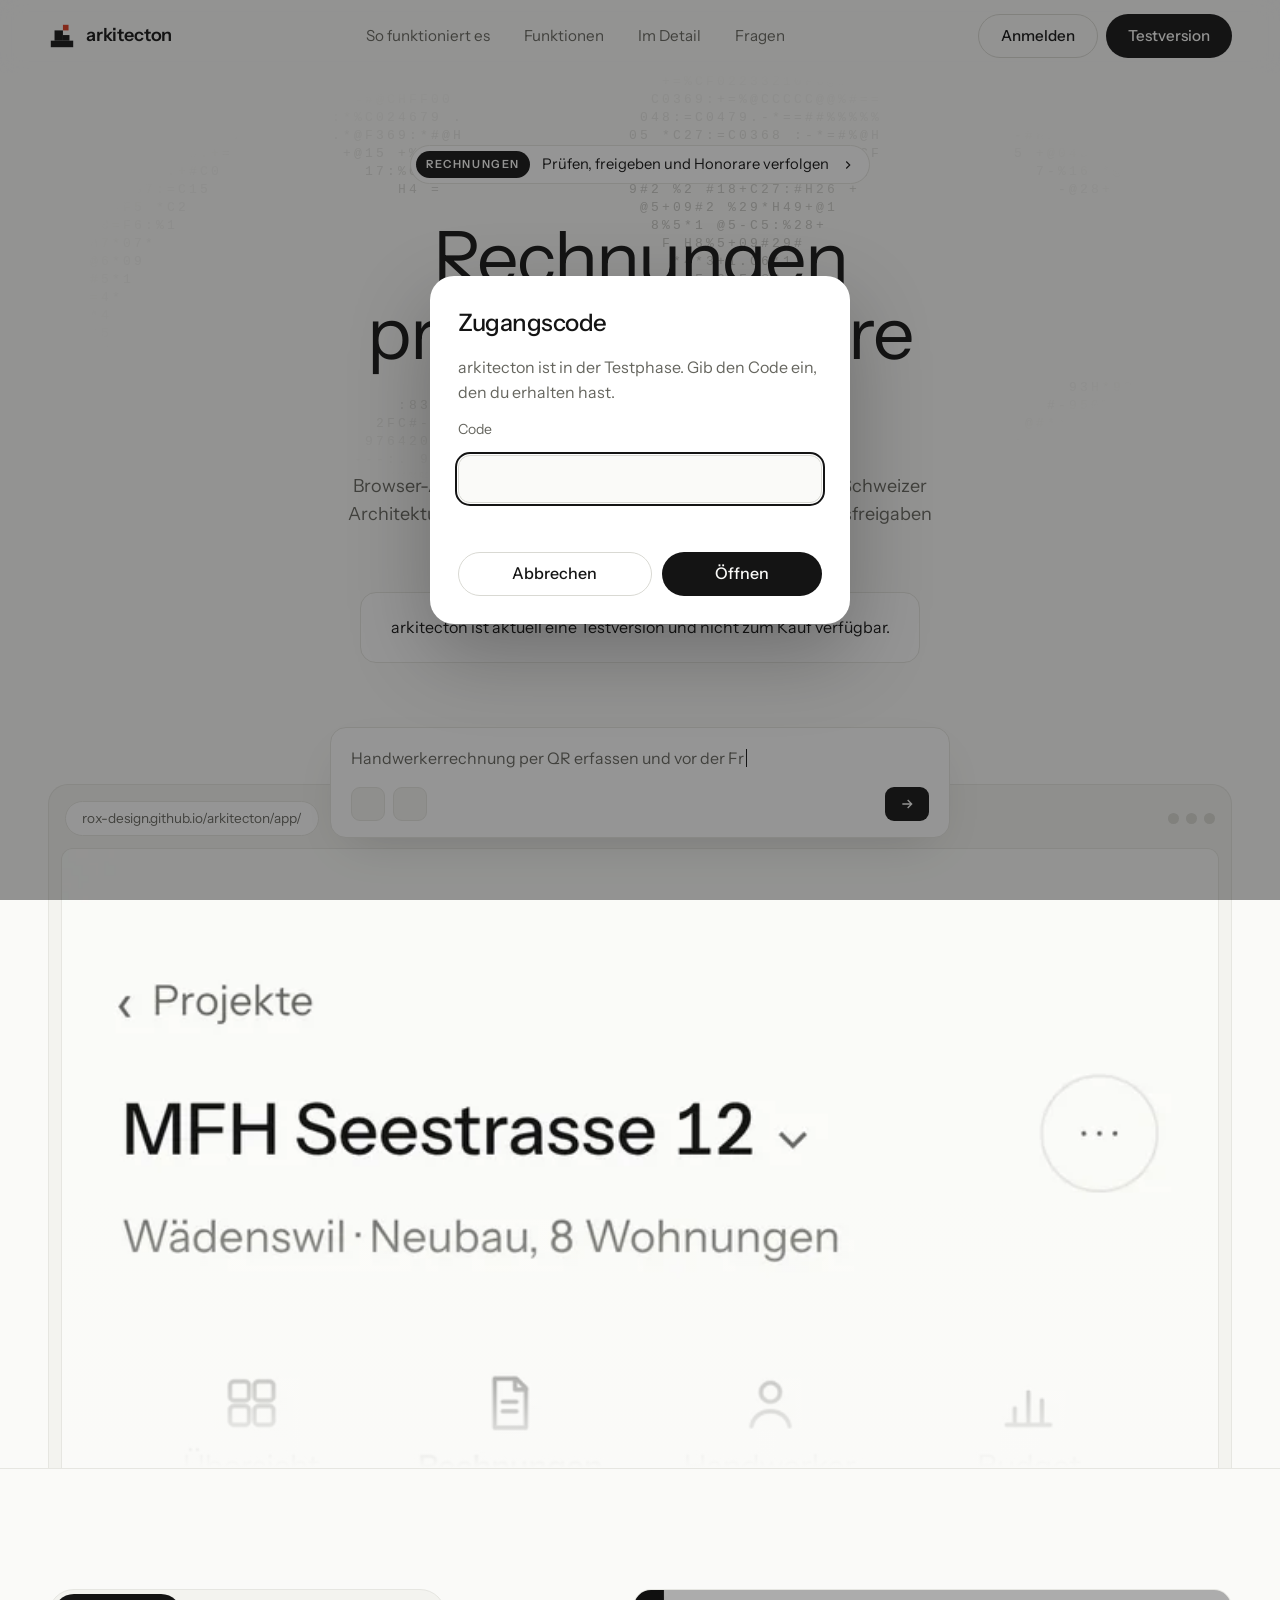
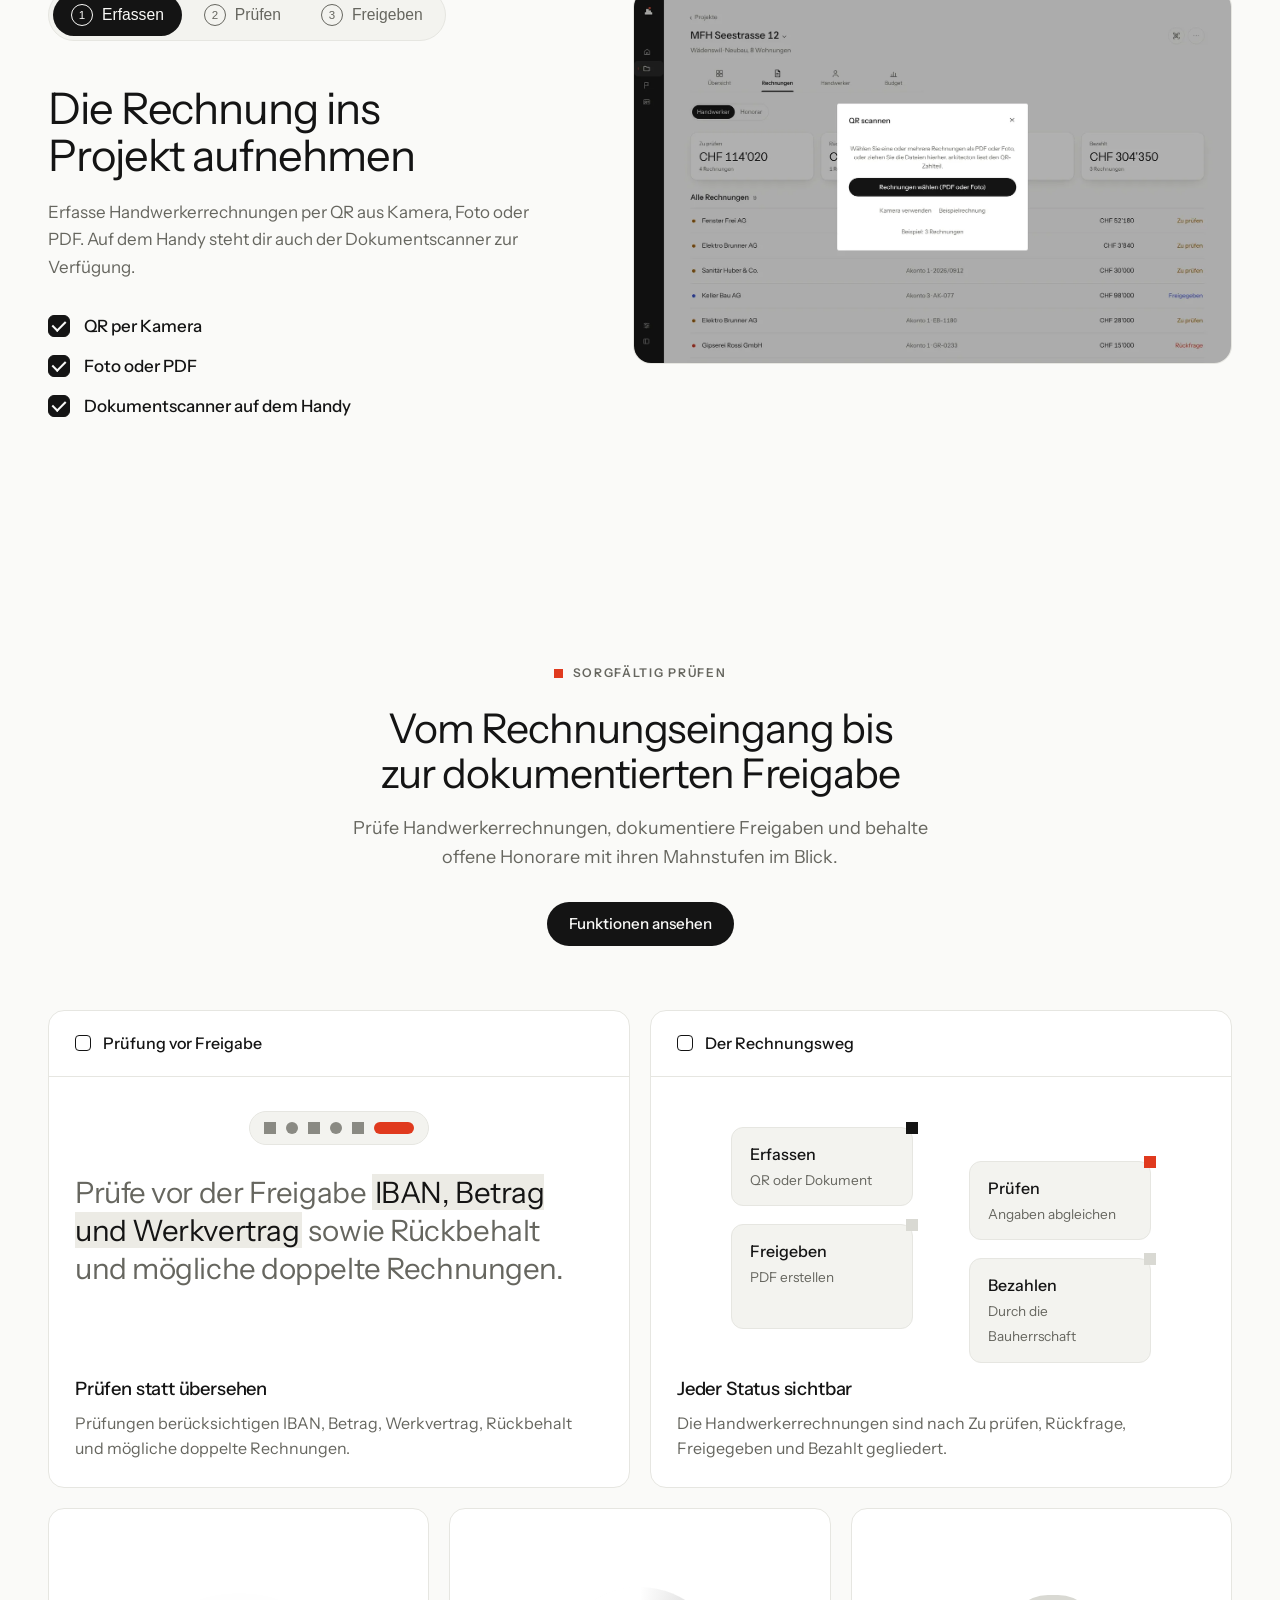
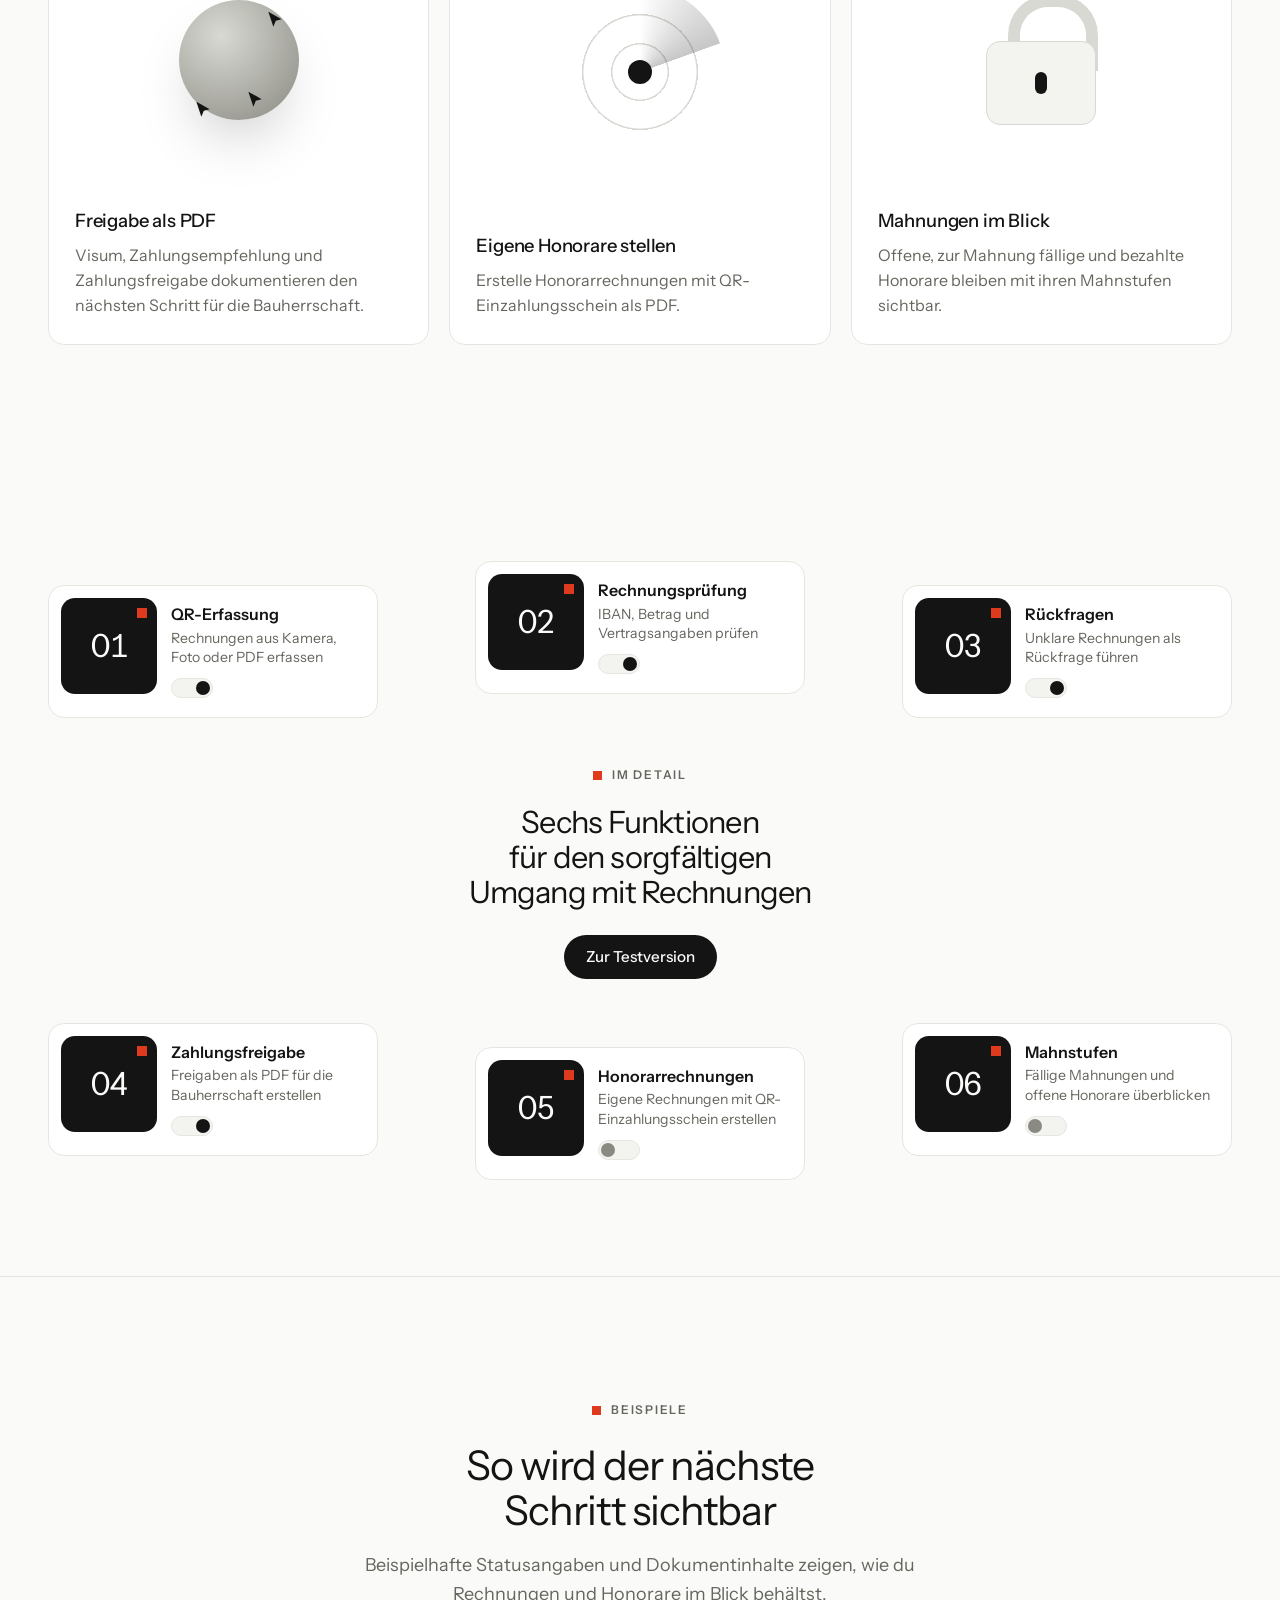
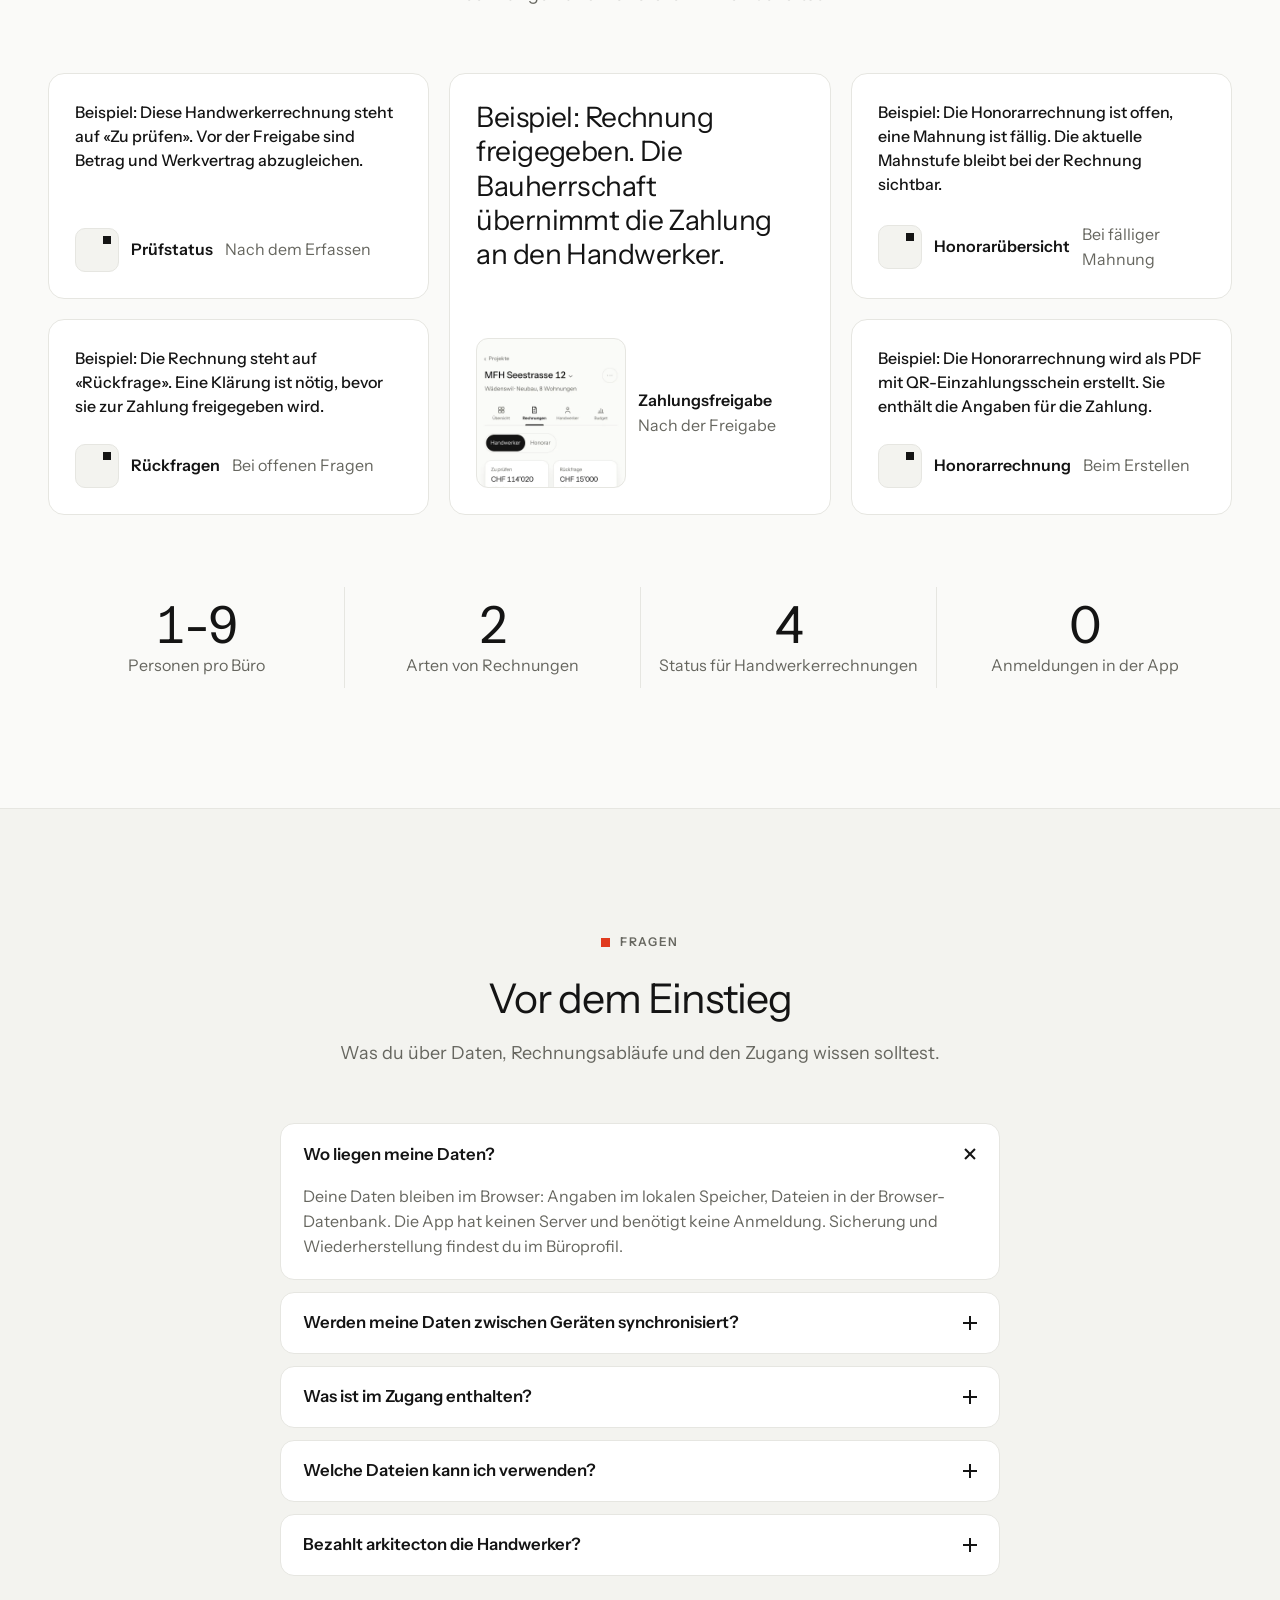
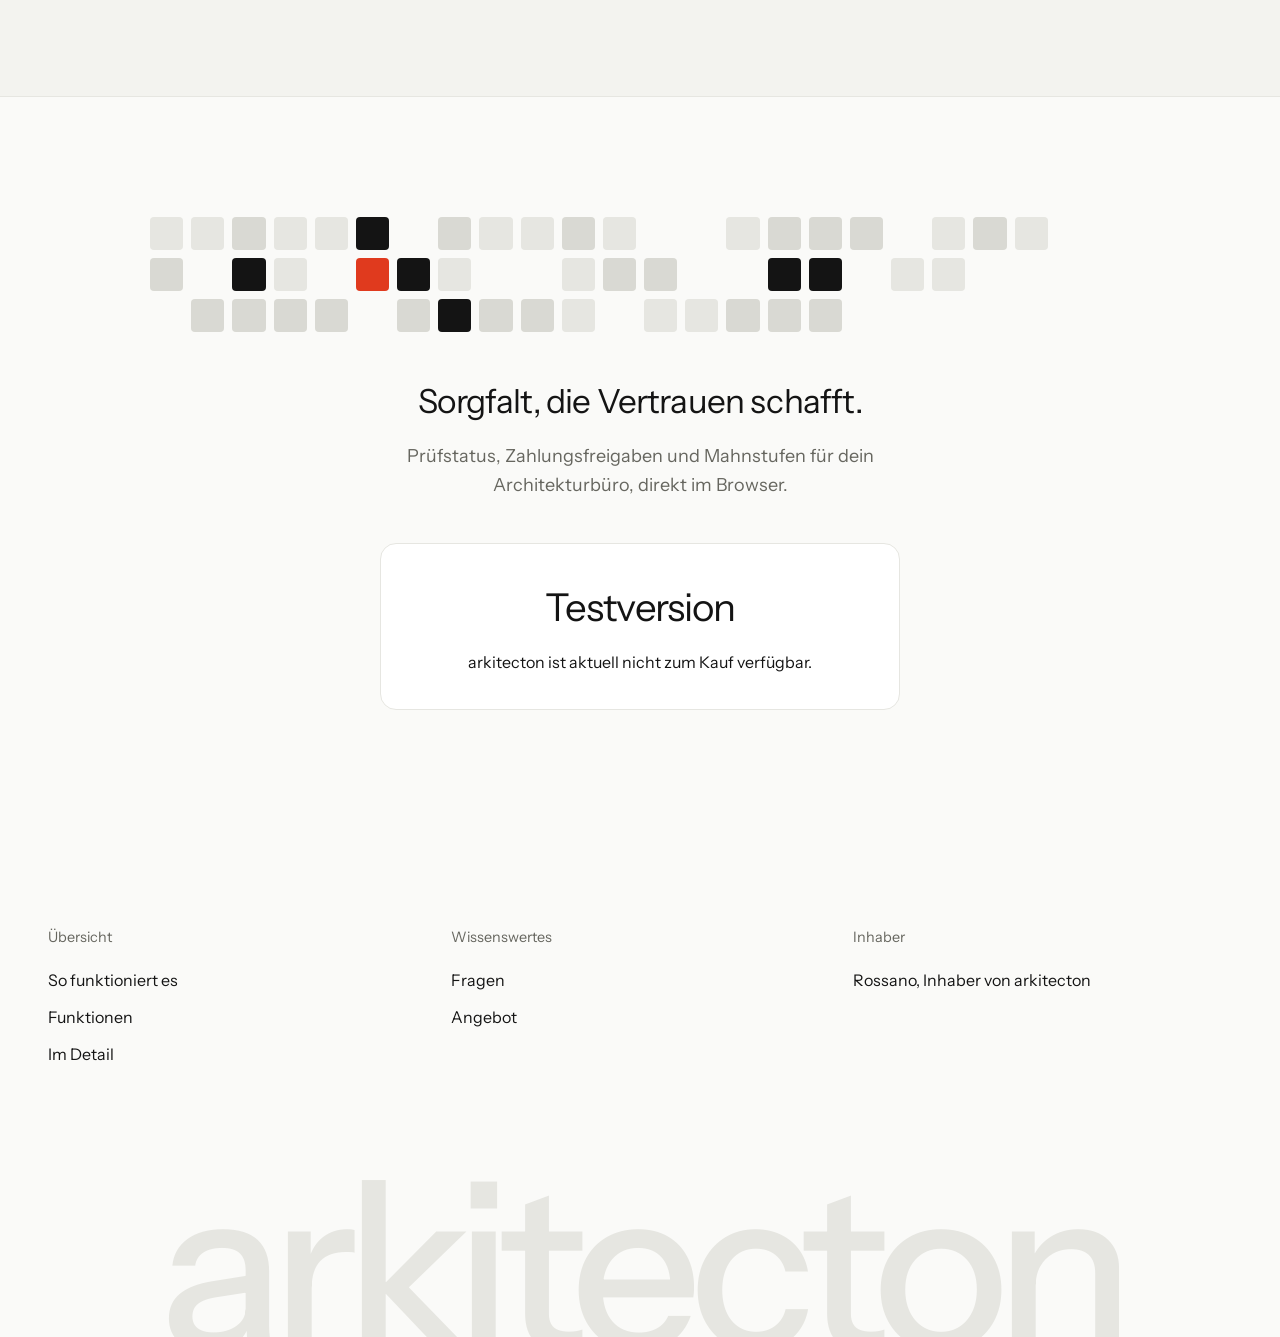
<file: app/index.html>
<!DOCTYPE html>
<html lang="de">
<head>
<meta charset="utf-8">
<meta name="viewport" content="width=device-width, initial-scale=1, viewport-fit=cover">
<title>arkitecton</title>
<meta name="description" content="Bauadministration für Architekturbüros: Rechnungen, Handwerker, Budget und Ausschreibungen.">
<meta name="theme-color" content="#fafaf8">
<meta name="apple-mobile-web-app-capable" content="yes">
<meta name="apple-mobile-web-app-title" content="arkitecton">
<meta name="apple-mobile-web-app-status-bar-style" content="default">
<link rel="manifest" href="../manifest.webmanifest">
<link rel="apple-touch-icon" href="../icon-180.png">
<link rel="icon" type="image/png" href="../icon-192.png">
<script src="../access.js?v=20261128f"></script>
<script>/* no valid access code: back to the start page, where the code is asked; checked again every minute */
(function(){function go(){var s=ACCESS.state();if(s==="ok")return false;document.documentElement.style.visibility="hidden";location.replace("../?zugang="+(s==="expired"?"abgelaufen":"1"));return true;}if(!go())setInterval(go,60000);})();</script>
<script>try{var t=localStorage.getItem("arkitecton:theme");if(t==="light"||t==="dark")document.documentElement.setAttribute("data-theme",t);}catch(e){}</script>
<link rel="stylesheet" href="../styles.css?v=20261128f">
</head>
<body>
<div class="app" id="app"><script>try{if(localStorage.getItem("arkitecton:nav")==="min")document.getElementById("app").classList.add("rail-min");}catch(e){}</script>
  <aside class="rail" aria-label="Navigation">
    <div class="word"><svg viewBox="0 0 30 30" aria-hidden="true"><rect class="mk-ink" x="3" y="20" width="24" height="7"/><rect class="mk-ink" x="7" y="9" width="9" height="11"/><rect class="mk-ink" x="16" y="14" width="7" height="6"/><rect class="mk-red" x="16" y="3" width="6" height="6"/></svg><span class="wt">arkitecton</span></div>
    <button type="button" class="firm" data-act="home" id="railFirm"></button>
    <nav class="nav firmnav" id="firmNav"></nav>
    <nav class="nav" id="nav"></nav>
    <div class="foot"><nav class="nav" id="footNav"></nav></div>
  </aside>
  <header class="topbar">
    <div class="word" data-act="home" role="button" tabindex="0" aria-label="Home" style="cursor:pointer"><svg viewBox="0 0 30 30" aria-hidden="true"><rect class="mk-ink" x="3" y="20" width="24" height="7"/><rect class="mk-ink" x="7" y="9" width="9" height="11"/><rect class="mk-ink" x="16" y="14" width="7" height="6"/><rect class="mk-red" x="16" y="3" width="6" height="6"/></svg></div>
    <div class="tp"><button type="button" class="firm" data-act="home" id="topFirm"></button><button type="button" class="proj" data-act="home" id="topProj"></button></div>
    <button type="button" class="tile" data-act="nav" data-v="einstellungen" id="topSet"></button>
  </header>
  <main id="main"></main>
  <nav class="tabbar" id="tabbar"></nav>
</div>
<div id="overlay"></div>
<div id="toast" role="status" aria-live="polite"></div>
<script src="../bkp.js?v=20261128f"></script>
<script src="../js/01-core.js?v=20261128f"></script>
<script src="../js/02-logic.js?v=20261128f"></script>
<script src="../js/03-shell.js?v=20261128f"></script>
<script src="../js/04-documents.js?v=20261128f"></script>
<script src="../js/05-pdf.js?v=20261128f"></script>
<script src="../js/06-views.js?v=20261128f"></script>
<script src="../js/07-invoices.js?v=20261128f"></script>
<script src="../js/08-forms.js?v=20261128f"></script>
<script src="../js/09-seal.js?v=20261128f"></script>
<script src="../js/10-scan.js?v=20261128f"></script>
<script src="../js/11-bids.js?v=20261128f"></script>
<script src="../app.js?v=20261128f"></script>
</body>
</html>
</file>
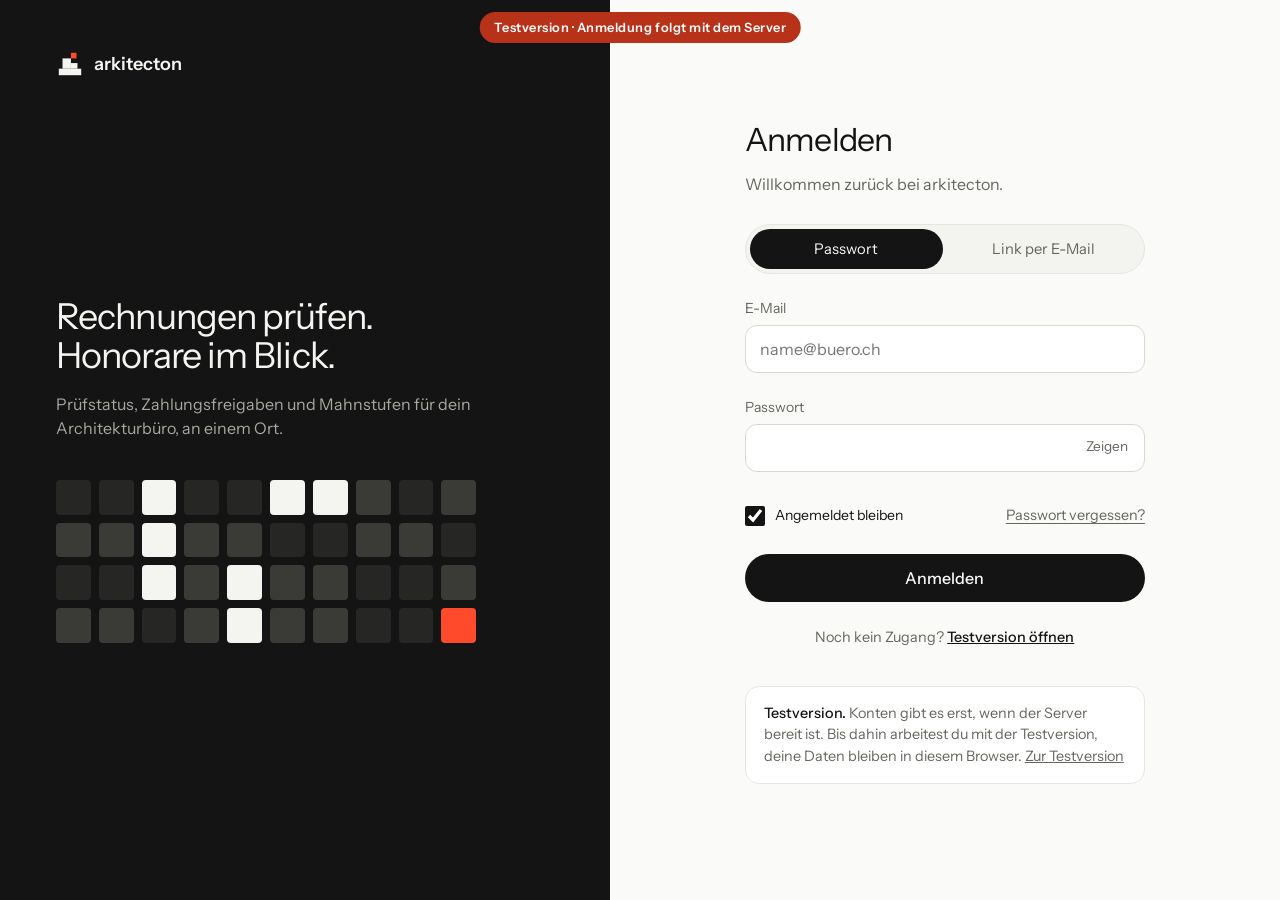
<file: login/index.html>
<!DOCTYPE html>
<html lang="de">
<head>
<meta charset="utf-8">
<meta name="viewport" content="width=device-width,initial-scale=1,viewport-fit=cover">
<title>Anmelden · arkitecton</title>
<link rel="icon" href="../icon-192.png">
<style>
/* Anmeldemaske. Noch ohne Server: das Formular meldet, dass die Anmeldung mit dem Server kommt, und führt zur Testversion */
@font-face{font-family:"Instrument Sans";font-style:normal;font-display:swap;font-weight:400 700;font-stretch:75% 100%;src:url(../fonts/instrument-sans-latin-standard-normal.woff2) format("woff2");unicode-range:U+0000-00FF,U+0131,U+0152-0153,U+02BB-02BC,U+02C6,U+02DA,U+02DC,U+0304,U+0308,U+0329,U+2000-206F,U+20AC,U+2122,U+2191,U+2193,U+2212,U+2215,U+FEFF,U+FFFD}
@font-face{font-family:"Instrument Sans";font-style:normal;font-display:swap;font-weight:400 700;font-stretch:75% 100%;src:url(../fonts/instrument-sans-latin-ext-standard-normal.woff2) format("woff2");unicode-range:U+0100-02BA,U+02BD-02C5,U+02C7-02CC,U+02CE-02D7,U+02DD-02FF,U+0304,U+0308,U+0329,U+1D00-1DBF,U+1E00-1E9F,U+1EF2-1EFF,U+2020,U+20A0-20AB,U+20AD-20C0,U+2113,U+2C60-2C7F,U+A720-A7FF}
:root{--bg:#fafaf8;--raise:#fff;--soft:#f3f3ef;--ink:#141414;--muted:#66665f;--faint:#8a8a83;--line:#e6e6e1;--line2:#d9d9d3;--mark:#e03a1e;--crit:#c0392b;--font:"Instrument Sans","Helvetica Neue",Helvetica,Arial,system-ui,sans-serif;color-scheme:light}
@media (prefers-color-scheme:dark){:root{--bg:#111110;--raise:#191918;--soft:#1d1d1c;--ink:#ededea;--muted:#9b9b94;--faint:#77776f;--line:#2a2a28;--line2:#353532;--mark:#ff5a3c;--crit:#ff6b5a;color-scheme:dark}}
*{box-sizing:border-box}
body{margin:0;min-height:100vh;background:var(--bg);color:var(--ink);font:16px/1.5 var(--font);-webkit-font-smoothing:antialiased}
a{color:inherit}
:focus-visible{outline:2px solid var(--ink);outline-offset:3px;border-radius:6px}
.draft{position:fixed;left:50%;top:12px;transform:translateX(-50%);z-index:5;background:#b8321a;color:#fff;font-size:.8rem;font-weight:600;letter-spacing:.04em;padding:6px 14px;border-radius:999px}
.split{display:grid;grid-template-columns:minmax(380px,1fr) minmax(420px,1.1fr);min-height:100vh}

/* linke Seite: schwarz wie die Leiste der App, Logo weiss, rotes Quadrat */
.side{position:relative;background:#141414;color:#f4f4f1;padding:44px 56px;display:flex;flex-direction:column;justify-content:space-between;overflow:hidden}
.logo{display:flex;align-items:center;gap:10px;min-height:40px;text-decoration:none;font-weight:600;font-size:1.125rem;color:inherit}
.logo svg{width:28px;height:28px}
.side h2{font-weight:400;font-size:clamp(1.8rem,2.8vw,2.6rem);line-height:1.1;letter-spacing:-.025em;max-width:14ch;margin:0}
.side p{color:#a8a8a1;margin:16px 0 0;max-width:30em}
.mosaic{display:grid;grid-template-columns:repeat(10,1fr);gap:8px;max-width:420px;margin-top:40px}
.mosaic i{aspect-ratio:1;border-radius:4px;background:#262624;transition:background 1.2s}
.mosaic i.k{background:#f4f4f1}.mosaic i.m{background:#3a3a37}.mosaic i.r{background:#ff4a2b}
.side small{color:#8c8c85;font-size:.85rem}

/* rechte Seite: das Formular */
.main{display:flex;flex-direction:column;justify-content:center;align-items:center;padding:48px 32px}
.box{width:100%;max-width:400px}
.box h1{font-weight:400;font-size:2rem;letter-spacing:-.025em;margin:0}
.box .sub{color:var(--muted);margin:8px 0 0}
.seg{display:flex;gap:4px;padding:4px;margin-top:28px;border-radius:999px;background:var(--soft);border:1px solid var(--line)}
.seg button{flex:1;min-height:40px;border:0;border-radius:999px;background:none;color:var(--muted);font:inherit;font-size:.92rem;cursor:pointer}
.seg button[aria-pressed="true"]{background:var(--ink);color:var(--bg)}
form{margin-top:24px;display:grid;gap:18px}
label{display:block;font-size:.875rem;color:var(--muted);margin-bottom:6px}
.field{position:relative}
input[type=email],input[type=password],input[type=text]{width:100%;min-height:48px;padding:0 14px;border:1px solid var(--line2);border-radius:12px;background:var(--raise);color:var(--ink);font:inherit;transition:border-color .2s,box-shadow .2s}
input:focus{outline:none;border-color:var(--ink);box-shadow:0 0 0 3px color-mix(in srgb,var(--ink) 12%,transparent)}
input[aria-invalid="true"]{border-color:var(--crit)}
.err{color:var(--crit);font-size:.85rem;margin-top:6px;min-height:0}
.show{position:absolute;right:6px;top:30px;min-height:40px;min-width:64px;border:0;background:none;color:var(--muted);font:inherit;font-size:.85rem;cursor:pointer;border-radius:8px}
.row{display:flex;flex-wrap:wrap;align-items:center;justify-content:space-between;gap:0 12px;font-size:.9rem}
.check{display:flex;align-items:center;gap:10px;min-height:40px;cursor:pointer;color:var(--ink);margin:0}
.check input{width:20px;height:20px;accent-color:var(--ink);margin:0}
.link{color:var(--muted);text-decoration:underline;text-underline-offset:3px;min-height:40px;display:inline-flex;align-items:center;background:none;border:0;font:inherit;font-size:.9rem;cursor:pointer;padding:0}
.btn{min-height:48px;border:0;border-radius:999px;background:var(--ink);color:var(--bg);font:inherit;font-weight:500;cursor:pointer;width:100%}
.btn:disabled{opacity:.5;cursor:default}
.or{display:flex;align-items:center;gap:12px;color:var(--faint);font-size:.85rem}
.or::before,.or::after{content:"";flex:1;height:1px;background:var(--line)}
.note{margin-top:28px;padding:16px 18px;border:1px solid var(--line);border-radius:14px;background:var(--raise);font-size:.9rem;color:var(--muted)}
.note b{color:var(--ink);font-weight:500}
.msg{display:none;padding:14px 16px;border-radius:12px;background:var(--soft);border:1px solid var(--line);font-size:.92rem}
.msg.on{display:block}
.foot{margin-top:28px;color:var(--muted);font-size:.9rem;text-align:center}
.foot a{font-weight:500;color:var(--ink);display:inline-flex;align-items:center;min-height:40px}
.mlogo{display:none}
@media (max-width:860px){
  .split{grid-template-columns:1fr}
  .side{display:none}
  .main{justify-content:flex-start;padding:72px 20px 40px}
  .mlogo{display:flex;margin-bottom:40px;color:var(--ink)}
  .draft{left:auto;right:16px;transform:none;top:22px}.draft .dl{display:none}
}
@media (prefers-reduced-motion:reduce){*{transition:none!important}}
</style>
</head>
<body>
<aside class="draft" aria-label="Hinweis">Testversion<span class="dl"> · Anmeldung folgt mit dem Server</span></aside>
<div class="split">
  <aside class="side" aria-hidden="false">
    <a class="logo" href="../"><svg viewBox="0 0 30 30" aria-hidden="true"><rect fill="#f4f4f1" x="3" y="20" width="24" height="7"/><rect fill="#f4f4f1" x="7" y="9" width="9" height="11"/><rect fill="#f4f4f1" x="16" y="14" width="7" height="6"/><rect fill="#ff4a2b" x="16" y="3" width="6" height="6"/></svg>arkitecton</a>
    <div>
      <h2>Rechnungen prüfen. Honorare im Blick.</h2>
      <p>Prüfstatus, Zahlungsfreigaben und Mahnstufen für dein Architekturbüro, an einem Ort.</p>
      <div class="mosaic" id="mosaic" aria-hidden="true"></div>
    </div>
    <span aria-hidden="true"></span>
  </aside>

  <main class="main">
    <div class="box">
      <a class="logo mlogo" href="../"><svg viewBox="0 0 30 30" aria-hidden="true"><rect fill="currentColor" x="3" y="20" width="24" height="7"/><rect fill="currentColor" x="7" y="9" width="9" height="11"/><rect fill="currentColor" x="16" y="14" width="7" height="6"/><rect fill="#e03a1e" x="16" y="3" width="6" height="6"/></svg>arkitecton</a>
      <h1>Anmelden</h1>
      <p class="sub">Willkommen zurück bei arkitecton.</p>

      <div class="seg" role="group" aria-label="Art der Anmeldung">
        <button type="button" id="mPw" aria-pressed="true">Passwort</button>
        <button type="button" id="mLink" aria-pressed="false">Link per E-Mail</button>
      </div>

      <form id="f" novalidate>
        <div>
          <label for="email">E-Mail</label>
          <input id="email" name="email" type="email" autocomplete="email" inputmode="email" placeholder="name@buero.ch" aria-describedby="emailErr" required>
          <div class="err" id="emailErr" role="alert"></div>
        </div>
        <div class="field" id="pwBox">
          <label for="pw">Passwort</label>
          <input id="pw" name="password" type="password" autocomplete="current-password" aria-describedby="pwErr" required>
          <button type="button" class="show" id="show" aria-controls="pw" aria-pressed="false">Zeigen</button>
          <div class="err" id="pwErr" role="alert"></div>
        </div>
        <div class="row" id="pwRow">
          <label class="check"><input type="checkbox" checked> Angemeldet bleiben</label>
          <button type="button" class="link" id="forgot">Passwort vergessen?</button>
        </div>
        <button class="btn" id="go" type="submit">Anmelden</button>
        <div class="msg" id="msg" role="status"></div>
      </form>

      <p class="foot" style="margin-top:16px">Noch kein Zugang? <a href="../app/">Testversion öffnen</a></p>

      <div class="note"><b>Testversion.</b> Konten gibt es erst, wenn der Server bereit ist. Bis dahin arbeitest du mit der Testversion, deine Daten bleiben in diesem Browser. <a href="../app/">Zur Testversion</a></div>
    </div>
  </main>
</div>
<script>
"use strict";
const $=id=>document.getElementById(id);
let mode="pw";
const setMode=m=>{mode=m;$("mPw").setAttribute("aria-pressed",m==="pw");$("mLink").setAttribute("aria-pressed",m==="link");
  $("pwBox").hidden=m!=="pw";$("pwRow").hidden=m!=="pw";$("go").textContent=m==="pw"?"Anmelden":"Anmeldelink senden";$("msg").className="msg";clearErr();};
$("mPw").onclick=()=>setMode("pw");$("mLink").onclick=()=>setMode("link");
$("show").onclick=()=>{const p=$("pw"),on=p.type==="password";p.type=on?"text":"password";$("show").textContent=on?"Verbergen":"Zeigen";$("show").setAttribute("aria-pressed",on);};
const clearErr=()=>{["email","pw"].forEach(i=>{$(i).removeAttribute("aria-invalid");$(i+"Err").textContent="";});};
const say=t=>{const m=$("msg");m.textContent=t;m.className="msg on";};
$("forgot").onclick=()=>{setMode("link");$("email").focus();say("Gib deine E-Mail ein. Du erhältst einen Link, mit dem du ein neues Passwort setzt.");};
$("f").addEventListener("submit",e=>{e.preventDefault();clearErr();let ok=true;const em=$("email").value.trim();
  if(!/^[^\s@]+@[^\s@]+\.[^\s@]{2,}$/.test(em)){$("email").setAttribute("aria-invalid","true");$("emailErr").textContent=em?"Diese E-Mail ist nicht gültig.":"Bitte gib deine E-Mail ein.";ok=false;}
  if(mode==="pw"&&!$("pw").value){$("pw").setAttribute("aria-invalid","true");$("pwErr").textContent="Bitte gib dein Passwort ein.";ok=false;}
  if(!ok){(document.querySelector('[aria-invalid="true"]')||$("email")).focus();return;}
  say(mode==="pw"?"Die Anmeldung mit Konto kommt mit dem Server. Bis dahin öffnet «Testversion öffnen» die App.":"Anmeldelinks per E-Mail kommen mit dem Server. Bis dahin öffnet «Testversion öffnen» die App.");});
/* Mosaik aus Bausteinen wie im Logo */
(()=>{const m=$("mosaic"),N=40;let h="";for(let i=0;i<N;i++){const r=Math.random();h+=`<i class="${r<.18?"k":r<.5?"m":r>.97?"r":""}"></i>`;}m.innerHTML=h;
  const c=[...m.children];if(!c.some(x=>x.classList.contains("r")))c[13].className="r";
  if(!matchMedia("(prefers-reduced-motion:reduce)").matches)setInterval(()=>{const x=c[Math.floor(Math.random()*N)];if(!x.classList.contains("r"))x.classList.toggle("k");},900);})();
</script>
</body>
</html>
</file>
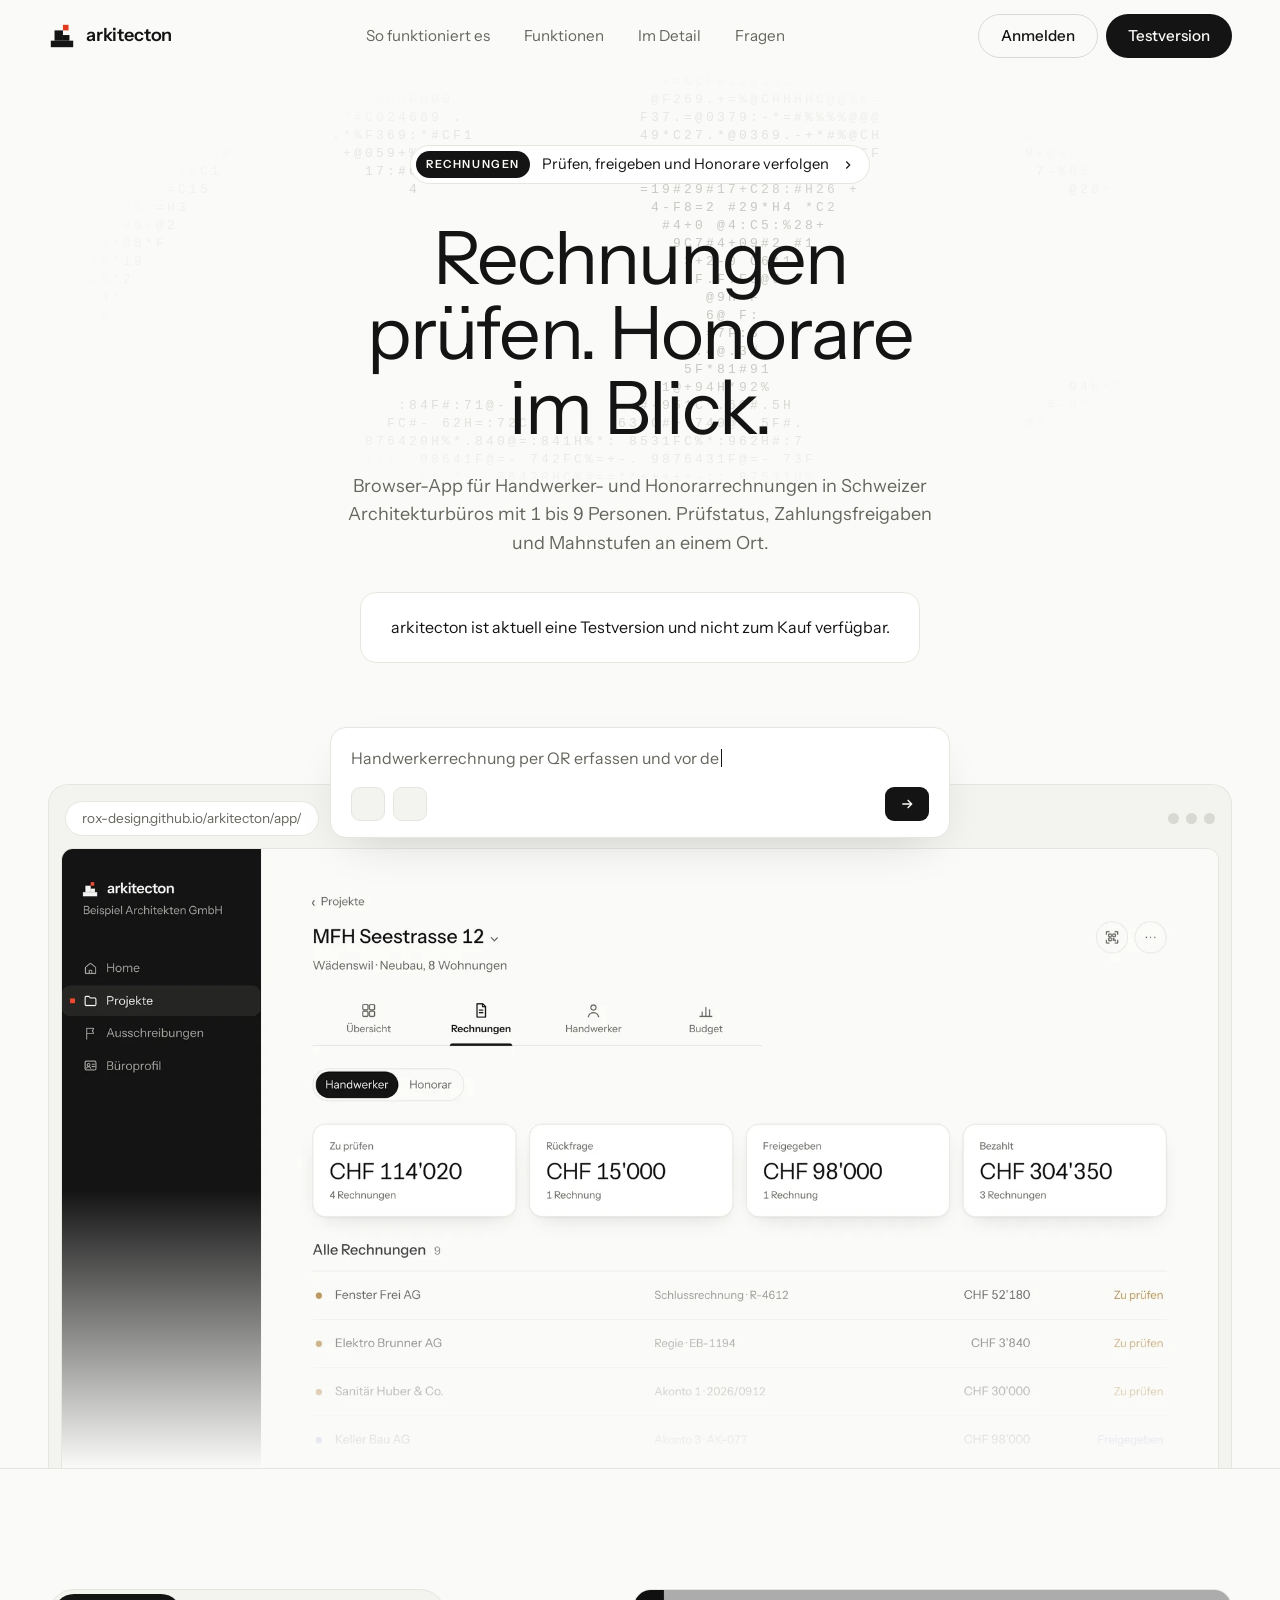
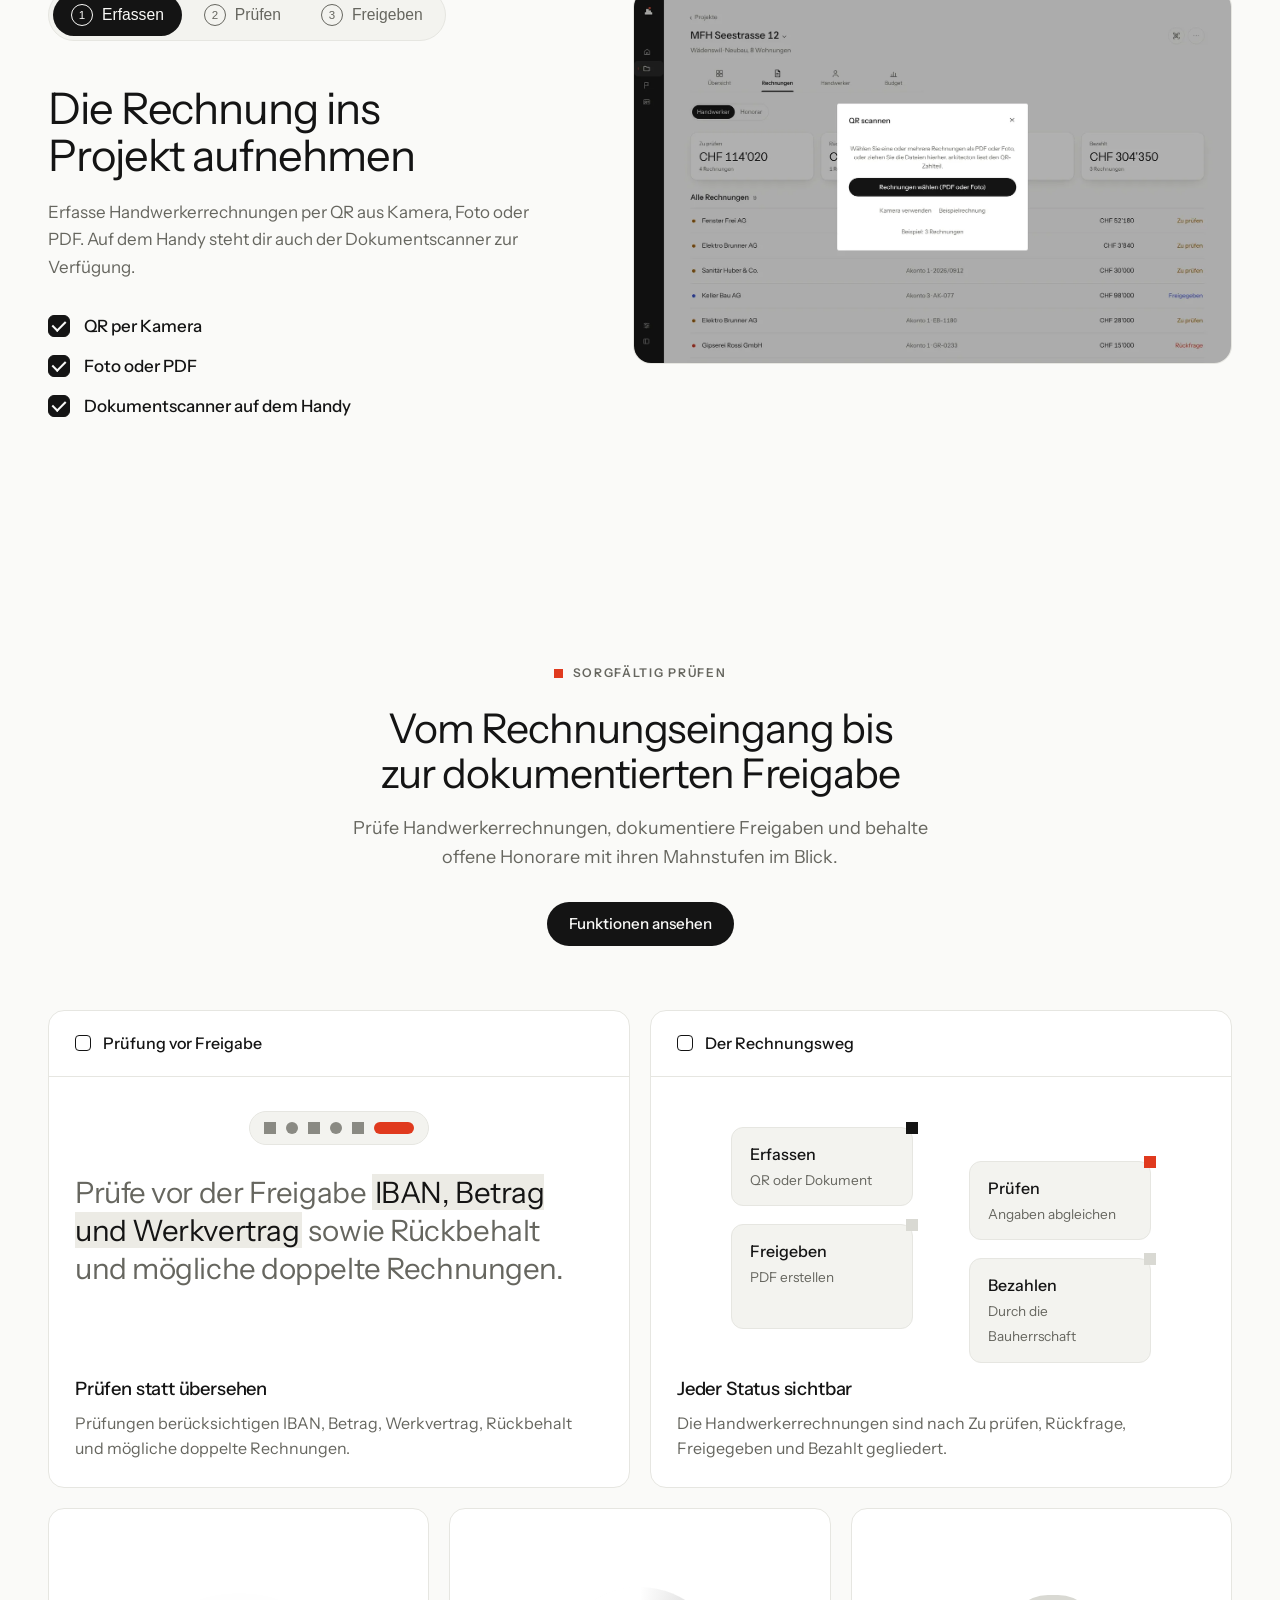
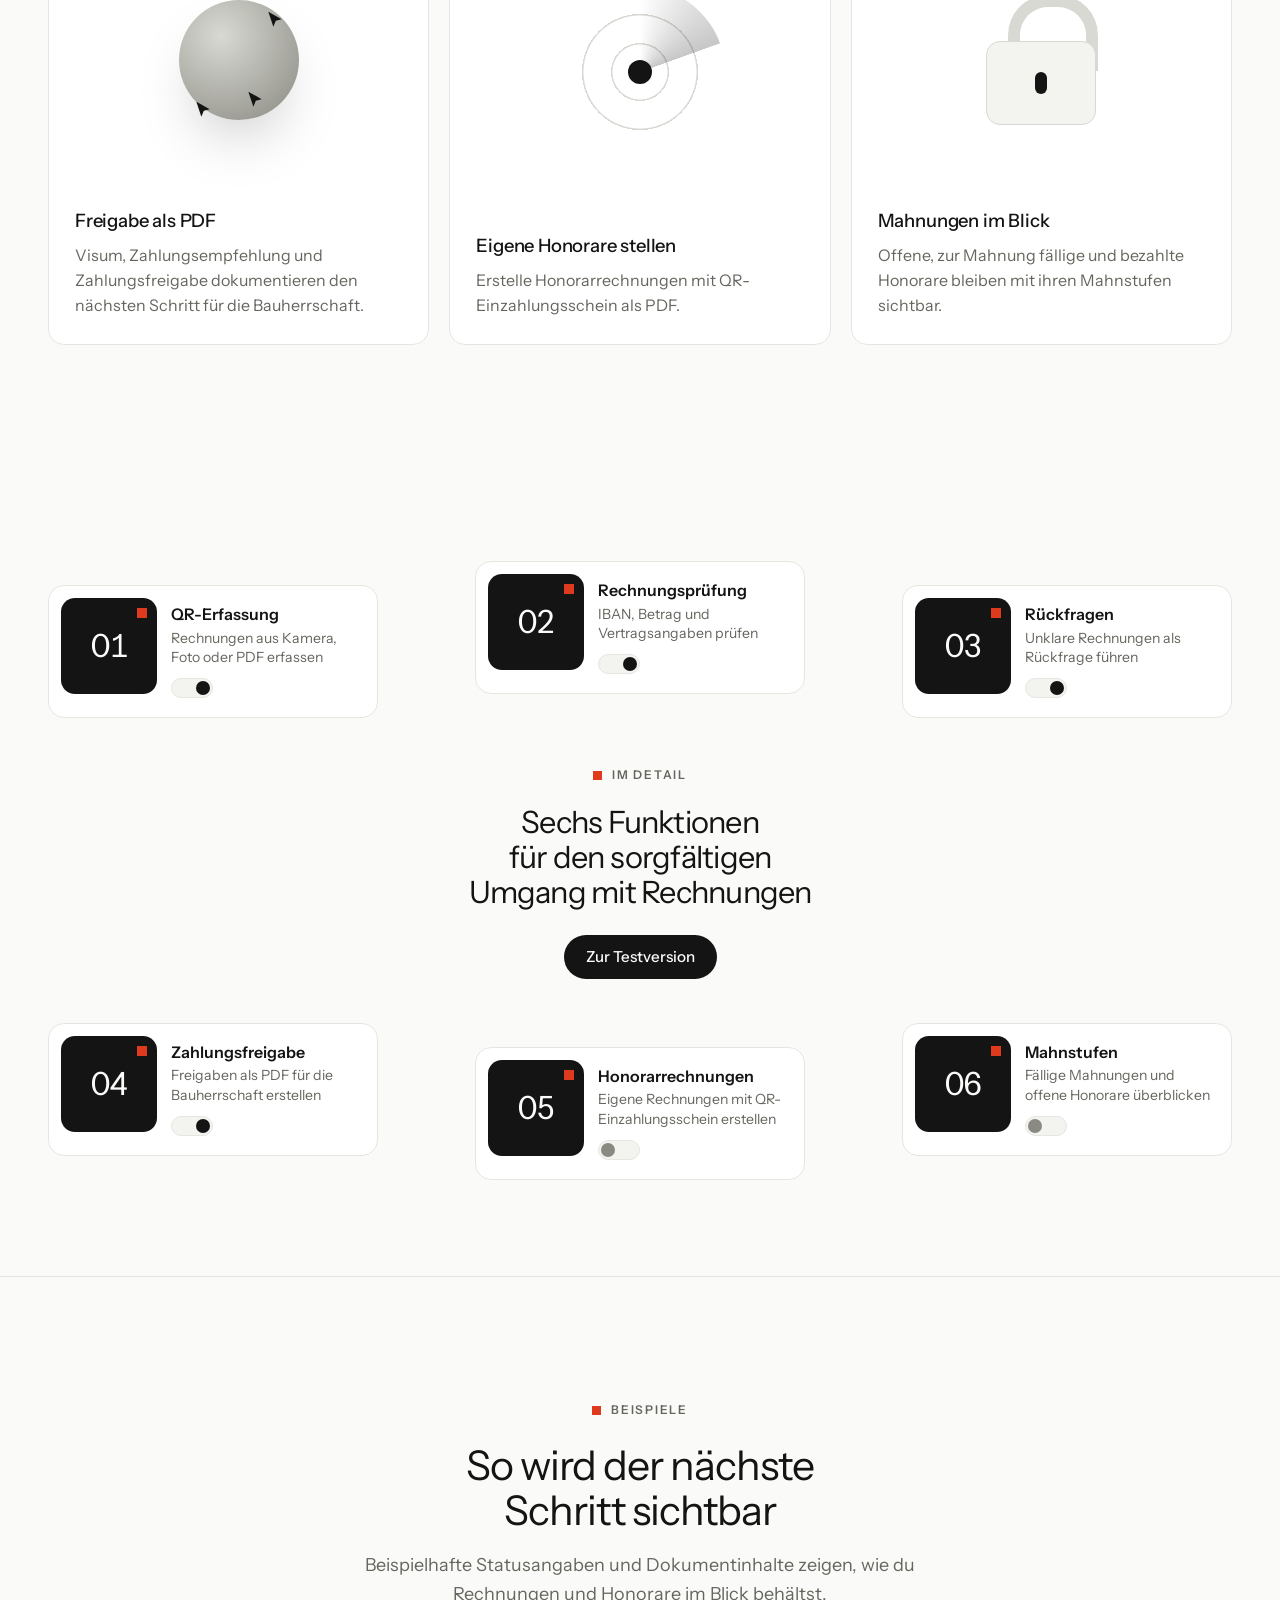
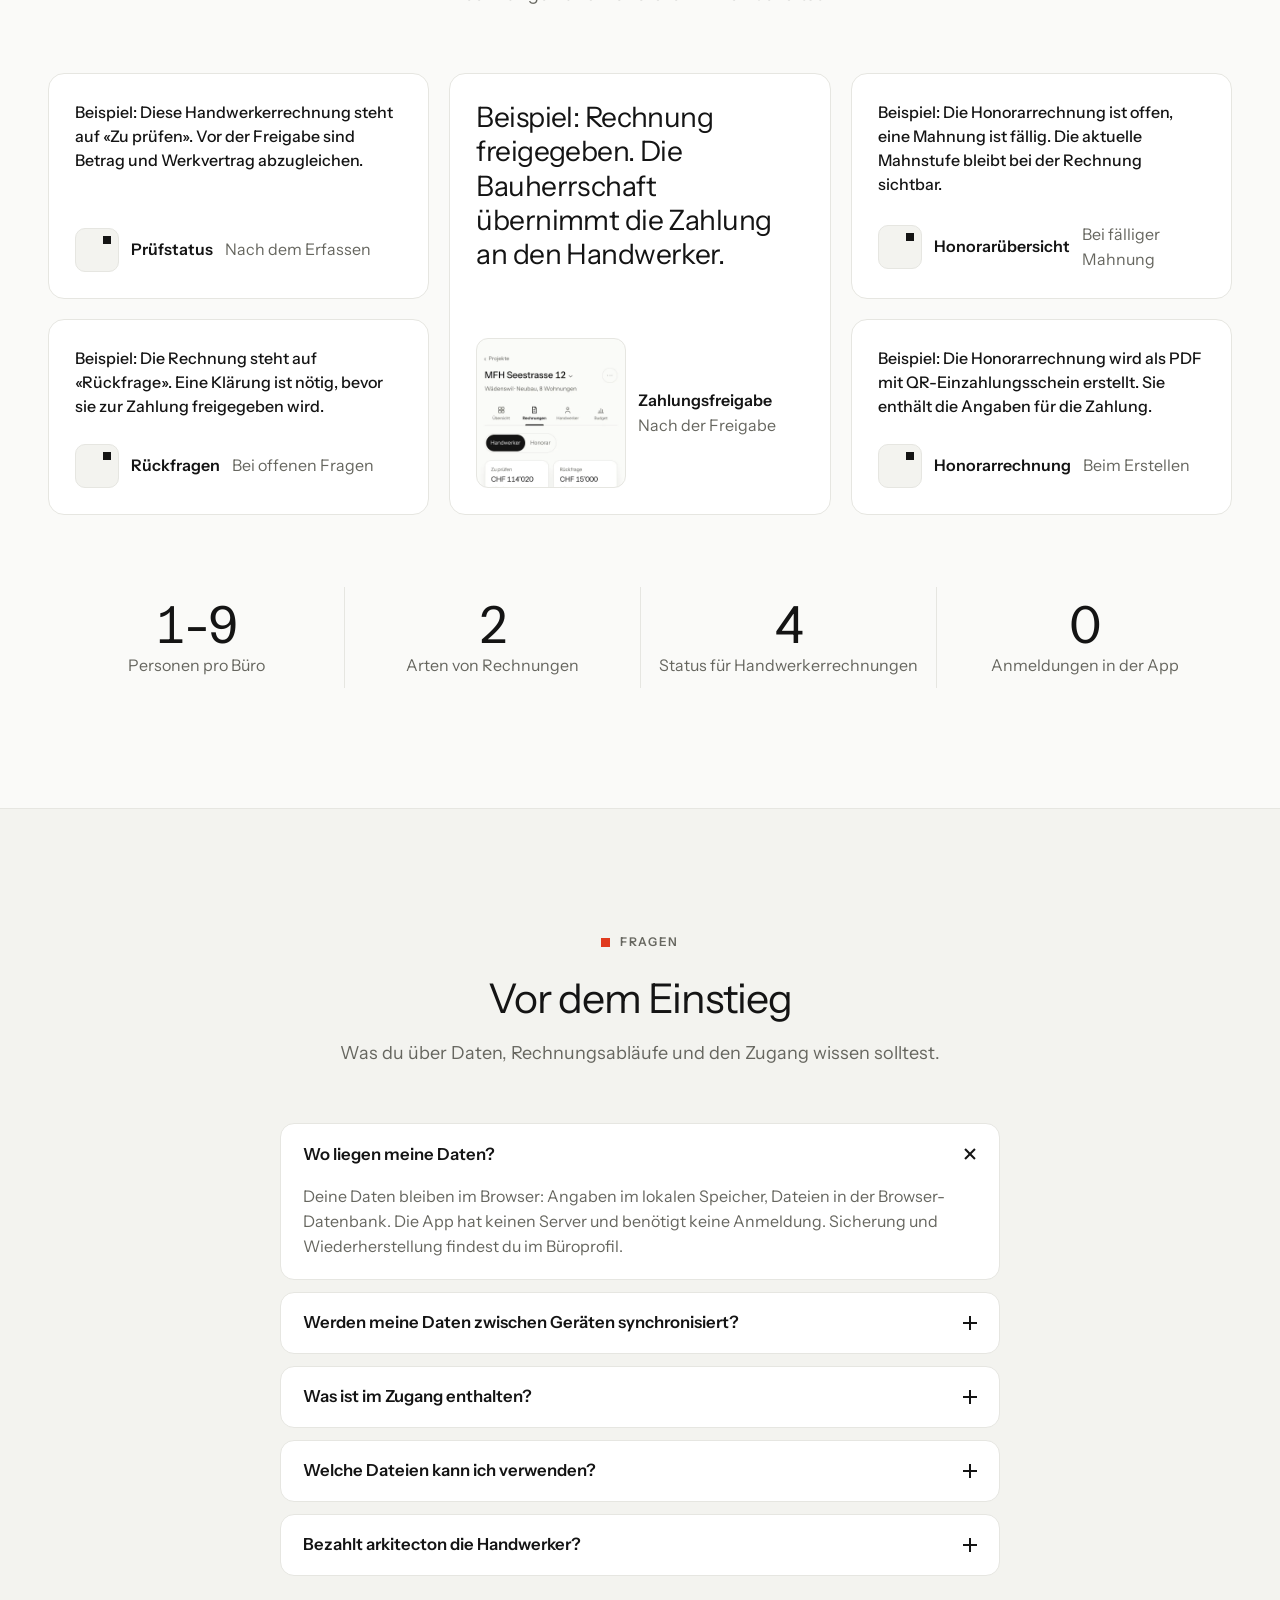
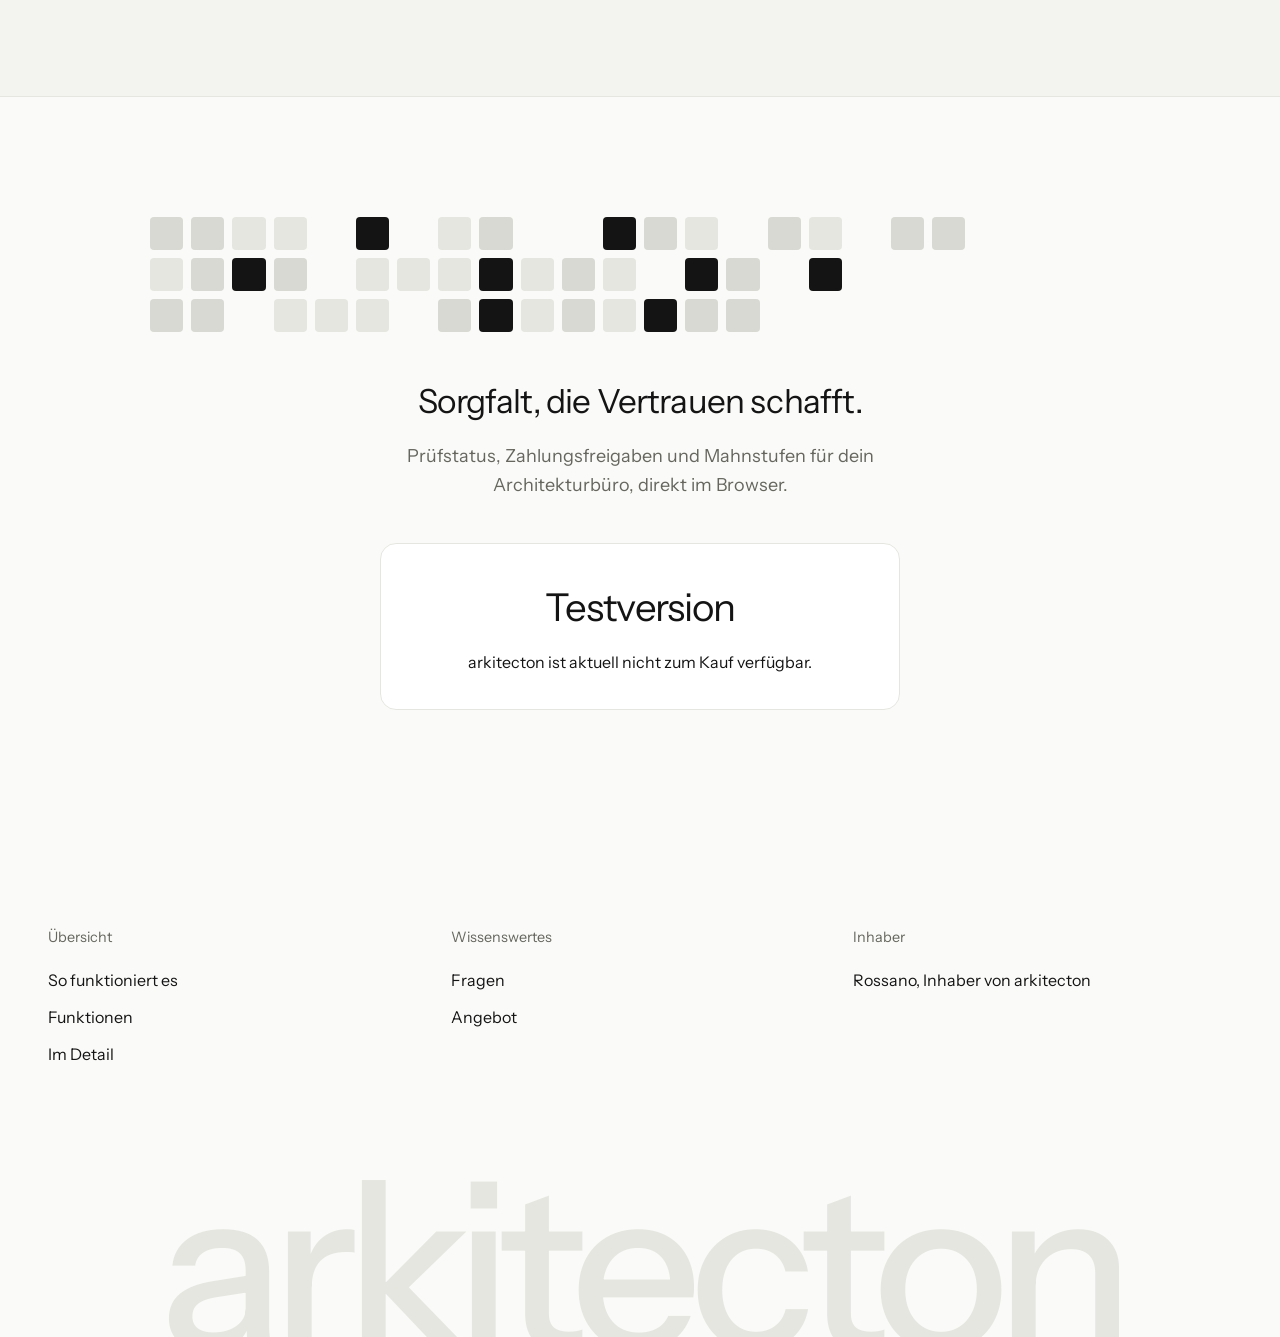
<file: entwurf/landing/index.html>
<!DOCTYPE html><html lang="de"><head><meta charset="utf-8"><title>arkitecton</title><meta http-equiv="refresh" content="0;url=../../"><script>location.replace("../../"+location.hash)</script></head><body><a href="../../">arkitecton</a></body></html>
</file>
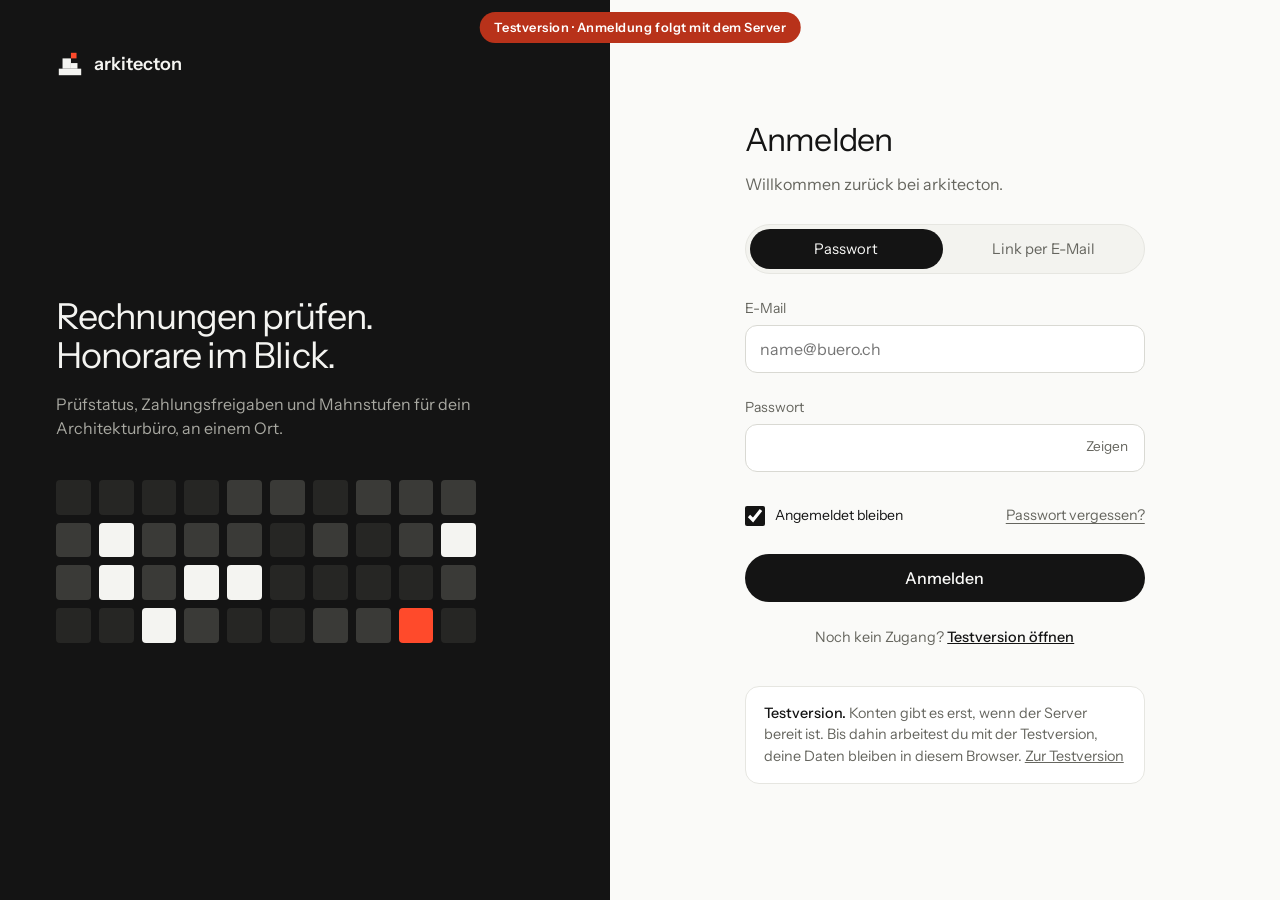
<file: entwurf/login/index.html>
<!DOCTYPE html><html lang="de"><head><meta charset="utf-8"><title>arkitecton</title><meta http-equiv="refresh" content="0;url=../../login/"><script>location.replace("../../login/")</script></head><body><a href="../../login/">Anmelden</a></body></html>
</file>
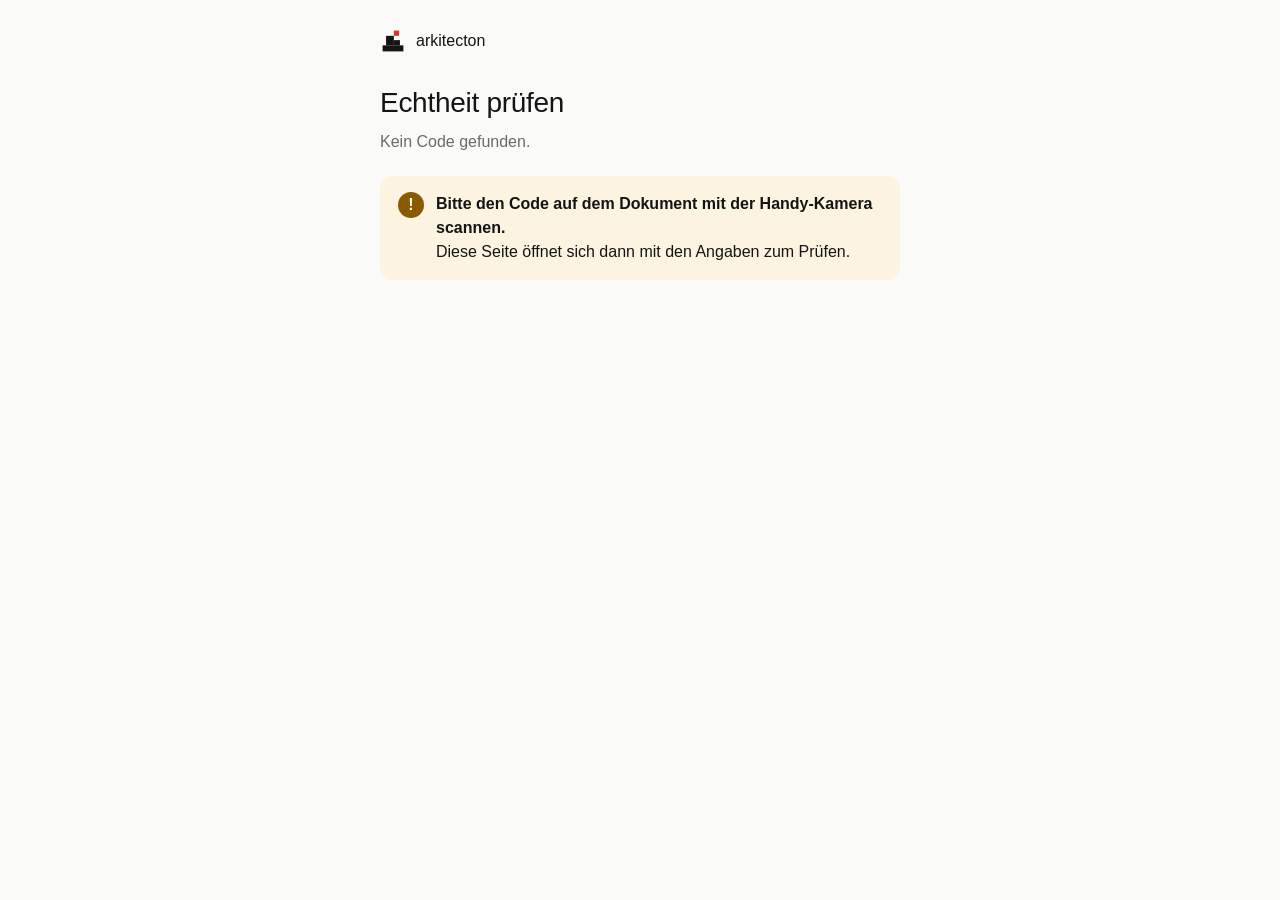
<file: pruefen.html>
<!DOCTYPE html>
<html lang="de">
<head>
<meta charset="utf-8">
<meta name="viewport" content="width=device-width,initial-scale=1,viewport-fit=cover">
<meta name="robots" content="noindex">
<title>arkitecton · Echtheit prüfen</title>
<style>
  :root{--bg:#fafaf8;--ink:#141414;--muted:#6b6b66;--line:#e4e4df;--ok:#1f7a4d;--okbg:#e9f5ee;--bad:#b3261e;--badbg:#fbeceb;--warn:#8a5a00;--warnbg:#fdf3e1;--red:#d6342c}
  @media (prefers-color-scheme:dark){:root{--bg:#121212;--ink:#f1f1ee;--muted:#a3a39d;--line:#2c2c2a;--ok:#5cc28d;--okbg:#16281e;--bad:#ff8a80;--badbg:#2e1716;--warn:#f0b54a;--warnbg:#2b2210}}
  *{box-sizing:border-box}
  body{margin:0;background:var(--bg);color:var(--ink);font:16px/1.5 -apple-system,BlinkMacSystemFont,"Inter","Segoe UI",Helvetica,Arial,sans-serif;-webkit-font-smoothing:antialiased}
  main{max-width:560px;margin:0 auto;padding:28px 20px 48px}
  .brand{display:flex;align-items:center;gap:10px;font-weight:500;margin-bottom:28px}
  .brand svg{width:26px;height:26px}
  h1{font-size:1.75rem;font-weight:500;margin:0 0 6px;letter-spacing:-.01em}
  .lead{color:var(--muted);margin:0 0 22px}
  .card{border-radius:12px;padding:16px 18px;margin:0 0 14px;display:flex;gap:12px;align-items:flex-start}
  .card .ic{flex:0 0 26px;height:26px;border-radius:50%;display:flex;align-items:center;justify-content:center;font-weight:700;color:#fff}
  .ok{background:var(--okbg)} .ok .ic{background:var(--ok)}
  .bad{background:var(--badbg)} .bad .ic{background:var(--bad)}
  .warn{background:var(--warnbg)} .warn .ic{background:var(--warn)}
  .card b{display:block;font-weight:600}
  .card span{color:var(--ink)}
  dl{display:grid;grid-template-columns:auto 1fr;gap:10px 16px;margin:22px 0;padding:18px 0;border-top:1px solid var(--line);border-bottom:1px solid var(--line)}
  dt{color:var(--muted)} dd{margin:0;text-align:right;font-variant-numeric:tabular-nums}
  dd.big{font-size:1.25rem;font-weight:600}
  table{width:100%;border-collapse:collapse;margin:6px 0 18px;font-size:.92rem}
  th{text-align:left;font-weight:500;color:var(--muted);padding:6px 0;border-bottom:1px solid var(--line)}
  td{padding:9px 0;border-bottom:1px solid var(--line);vertical-align:top}
  td.r,th.r{text-align:right;font-variant-numeric:tabular-nums}
  td small{display:block;color:var(--muted)}
  .note{color:var(--muted);font-size:.85rem;margin-top:22px}
</style>
</head>
<body>
<main>
  <div class="brand"><svg viewBox="0 0 30 30" aria-hidden="true"><rect fill="currentColor" x="3" y="20" width="24" height="7"/><rect fill="currentColor" x="7" y="9" width="9" height="11"/><rect fill="currentColor" x="16" y="14" width="7" height="6"/><rect fill="#d6342c" x="16" y="3" width="6" height="6"/></svg>arkitecton</div>
  <h1>Echtheit prüfen</h1>
  <p class="lead" id="lead">Code wird geprüft …</p>
  <div id="out"></div>
</main>
<script>
"use strict";
/* Checks a signed code from arkitecton entirely in this browser: nothing is sent anywhere.
   Code = base64url(message) . base64url(compressed P-256 public key) . base64url(signature). */
const unb64u=s=>{s=s.replace(/-/g,"+").replace(/_/g,"/");while(s.length%4)s+="=";const b=atob(s),u=new Uint8Array(b.length);for(let i=0;i<b.length;i++)u[i]=b.charCodeAt(i);return u;};
const esc=s=>String(s).replace(/[&<>"]/g,c=>({"&":"&amp;","<":"&lt;",">":"&gt;",'"':"&quot;"}[c]));
const chf=v=>"CHF "+Number(v).toLocaleString("de-CH",{minimumFractionDigits:2,maximumFractionDigits:2});
const fd=d=>{const m=/^(\d{4})-?(\d{2})-?(\d{2})$/.exec(d||"");return m?m[3]+"."+m[2]+"."+m[1]:esc(d||"");};
/* P-256: expand a compressed public key (02/03 + x) to the uncompressed form WebCrypto imports */
const P=0xffffffff00000001000000000000000000000000ffffffffffffffffffffffffn,B=0x5ac635d8aa3a93e7b3ebbd55769886bc651d06b0cc53b0f63bce3c3e27d2604bn;
const mod=(a,m)=>((a%m)+m)%m,pow=(b,e,m)=>{let r=1n;b=mod(b,m);while(e>0n){if(e&1n)r=r*b%m;b=b*b%m;e>>=1n;}return r;};
function expand(c){
  let x=0n;for(let i=1;i<33;i++)x=(x<<8n)|BigInt(c[i]);
  let y=pow(mod(x*x*x-3n*x+B,P),(P+1n)/4n,P);if((y&1n)!==BigInt(c[0]&1))y=P-y;
  const u=new Uint8Array(65);u[0]=4;for(let i=0;i<32;i++){u[32-i]=Number((x>>BigInt(8*i))&255n);u[64-i]=Number((y>>BigInt(8*i))&255n);}return u;
}
async function print(c){const h=new Uint8Array(await crypto.subtle.digest("SHA-256",c));const x=[...h.slice(0,4)].map(b=>b.toString(16).padStart(2,"0")).join("").toUpperCase();return x.slice(0,4)+"-"+x.slice(4);}
const card=(c,ic,t,s)=>`<div class="card ${c}"><span class="ic" aria-hidden="true">${ic}</span><div><b>${t}</b><span>${s}</span></div></div>`;
async function run(){
  const lead=document.getElementById("lead"),out=document.getElementById("out"),parts=location.hash.slice(1).split(".");
  if(parts.length!==3){lead.textContent="Kein Code gefunden.";out.innerHTML=card("warn","!","Bitte den Code auf dem Dokument mit der Handy-Kamera scannen.","Diese Seite öffnet sich dann mit den Angaben zum Prüfen.");return;}
  let msg,ok=false,key="";
  try{
    msg=unb64u(parts[0]);const pub=unb64u(parts[1]),sig=unb64u(parts[2]);key=await print(pub);
    const k=await crypto.subtle.importKey("raw",expand(pub),{name:"ECDSA",namedCurve:"P-256"},false,["verify"]);
    ok=await crypto.subtle.verify({name:"ECDSA",hash:"SHA-256"},k,sig,msg);
  }catch(e){ok=false;}
  const f=msg?new TextDecoder().decode(msg).split("|"):[];
  if(!ok||!/^AK[12]$/.test(f[0])){lead.textContent="Prüfung abgeschlossen.";out.innerHTML=card("bad","✕","Nicht gültig","Der Code wurde verändert oder ist beschädigt. Verlassen Sie sich nicht auf dieses Dokument und fragen Sie beim Architekturbüro nach.");return;}
  const firm=f[3];
  /* remember which key this office used before, on this device */
  let seen={};try{seen=JSON.parse(localStorage.getItem("ark-keys")||"{}");}catch(e){}
  const prev=seen[firm];let keyCard;
  if(!prev)keyCard=card("warn","i","Erstes Dokument dieses Büros auf diesem Gerät","Schlüssel <b style=\"display:inline\">"+key+"</b>. Bei späteren Dokumenten zeigt diese Seite an, ob es derselbe Schlüssel ist.");
  else if(prev===key)keyCard=card("ok","✓","Gleicher Schlüssel wie bei früheren Dokumenten","Schlüssel "+key+" von "+esc(firm)+".");
  else keyCard=card("bad","!","Achtung: anderer Schlüssel als bisher","Früher "+esc(prev)+", jetzt "+key+". Das kann eine Fälschung sein. Fragen Sie beim Büro nach, bevor Sie bezahlen.");
  try{if(!prev){seen[firm]=key;localStorage.setItem("ark-keys",JSON.stringify(seen));}}catch(e){}
  let body="";
  if(f[1]==="V"){
    lead.textContent="Visierte Rechnung";
    body=`<dl><dt>Visum-Nr.</dt><dd>V-${esc(f[2].replace(/^V-/,""))}</dd><dt>Freigegeben von</dt><dd>${esc(firm)}</dd><dt>Unternehmer</dt><dd>${esc(f[4])}</dd><dt>Rechnung</dt><dd>${esc(f[5])}</dd><dt>BKP</dt><dd>${esc(f[9])}</dd><dt>Freigegeben am</dt><dd>${fd(f[6])}</dd><dt>Rechnungsbetrag</dt><dd>${chf(f[7])}</dd><dt>Zur Zahlung</dt><dd class="big">${chf(f[8])}</dd></dl>`;
  }else if(f[1]==="Z"){
    lead.textContent="Zahlungsfreigabe";
    const rows=f.slice(8).map(x=>x.split("~")).map(r=>`<tr><td>V-${esc(/^\d{4}-/.test(r[0])?r[0]:f[5].slice(0,4)+"-"+r[0])}</td><td class="r">${chf(r[1])}</td></tr>`).join("");
    body=`<dl><dt>Nummer</dt><dd>ZA-${esc(f[2].replace(/^ZA-/,""))}</dd><dt>Freigegeben von</dt><dd>${esc(firm)}</dd><dt>Projekt</dt><dd>${esc(f[4])}</dd><dt>Datum</dt><dd>${fd(f[5])}</dd><dt>Total zur Zahlung</dt><dd class="big">${chf(f[6])}</dd></dl><table><thead><tr><th>Visum-Nr. der Rechnungen (${esc(f[7])})</th><th class="r">CHF</th></tr></thead><tbody>${rows}</tbody></table>`;
  }
  out.innerHTML=card("ok","✓","Echt und unverändert","Signiert von "+esc(firm)+". Vergleichen Sie die Angaben unten mit dem Papier: Weicht ein Betrag oder eine Visum-Nummer ab, wurde das Dokument verändert.")+keyCard+body
    +`<p class="note">Die Prüfung läuft nur in diesem Browser, es werden keine Daten gesendet. Ob ein Schlüssel wirklich zum genannten Büro gehört, bestätigt arkitecton künftig zentral. Bis dahin hilft der Vergleich mit früheren Dokumenten.</p>`;
}
run();window.addEventListener("hashchange",run);
</script>
</body>
</html>
</file>
<file: styles.css>
/* Instrument Sans, self-hosted (SIL Open Font License, see fonts/OFL.txt): no request to Google, no visitor IP sent to third parties */
@font-face{font-family:"Instrument Sans";font-style:normal;font-display:swap;font-weight:400 700;font-stretch:75% 100%;src:url(fonts/instrument-sans-latin-standard-normal.woff2) format("woff2");unicode-range:U+0000-00FF,U+0131,U+0152-0153,U+02BB-02BC,U+02C6,U+02DA,U+02DC,U+0304,U+0308,U+0329,U+2000-206F,U+20AC,U+2122,U+2191,U+2193,U+2212,U+2215,U+FEFF,U+FFFD}
@font-face{font-family:"Instrument Sans";font-style:normal;font-display:swap;font-weight:400 700;font-stretch:75% 100%;src:url(fonts/instrument-sans-latin-ext-standard-normal.woff2) format("woff2");unicode-range:U+0100-02BA,U+02BD-02C5,U+02C7-02CC,U+02CE-02D7,U+02DD-02FF,U+0304,U+0308,U+0329,U+1D00-1DBF,U+1E00-1E9F,U+1EF2-1EFF,U+2020,U+20A0-20AB,U+20AD-20C0,U+2113,U+2C60-2C7F,U+A720-A7FF}
/* Layout: studio calm. One plane, hairlines instead of boxes, large light headings, a strict 12-column rhythm.
   Desktop: text rail left. Phone: slim top bar, bottom bar with the scan button in the middle. */
:root{
  --bg:#fafaf8; --raise:#ffffff; --ink:#141414; --muted:#66665f; --faint:#6b6b64; --line:#e6e6e1; --hover:#f1f1ed;
  --mark:#e03a1e;
  --ok:#2f7d4f; --warn:#9a5c00; --crit:#c8321c; --acc:#2f4ad0;
  --font:"Instrument Sans","Helvetica Neue",Helvetica,Arial,system-ui,sans-serif;
  color-scheme:light;
}
@media (prefers-color-scheme: dark){
  :root:not([data-theme="light"]){
    --bg:#111110; --raise:#191918; --ink:#ededea; --muted:#9b9b94; --faint:#8a8a83; --line:#2a2a28; --hover:#1f1f1d;
    --mark:#ff5a3c; --ok:#6cc290; --warn:#e2a54c; --crit:#f07a6e; --acc:#93a3ff; color-scheme:dark;
  }
}
:root[data-theme="dark"]{
  --bg:#111110; --raise:#191918; --ink:#ededea; --muted:#9b9b94; --faint:#8a8a83; --line:#2a2a28; --hover:#1f1f1d;
  --mark:#ff5a3c; --ok:#6cc290; --warn:#e2a54c; --crit:#f07a6e; --acc:#93a3ff; color-scheme:dark;
}
*{box-sizing:border-box}
html,body{height:100%;margin:0}
body{background:var(--bg);color:var(--ink);font:15px/1.5 var(--font);font-variant-numeric:tabular-nums lining-nums;-webkit-font-smoothing:antialiased}
button,input,select,textarea{font:inherit;color:inherit}
button{cursor:pointer}
:focus-visible{outline:2px solid var(--ink);outline-offset:2px}
h1,h2,h3{margin:0;font-weight:400;text-wrap:balance}
h1{font-size:clamp(2rem,3.4vw,2.9rem);letter-spacing:-.025em;line-height:1.08}
h2{font-size:1.125rem;font-weight:500;letter-spacing:-.005em}
.app{display:grid;grid-template-columns:240px 1fr;height:100%}

/* rail */
.rail{display:flex;flex-direction:column;gap:40px;padding:36px 28px;border-right:1px solid var(--line)}
.word{display:flex;align-items:center;gap:10px;font-size:1.125rem;font-weight:600;letter-spacing:-.02em}
.word svg{width:22px;height:22px}
.mk-ink{fill:var(--ink)} .mk-red{fill:var(--mark)}
.nav{display:flex;flex-direction:column;gap:2px}
.nav button{all:unset;cursor:pointer;display:flex;align-items:center;gap:10px;padding:7px 0;color:var(--muted);font-size:.9375rem}
.nav button::before{content:"";width:6px;height:6px;background:transparent}
.nav button:hover{color:var(--ink)}
.nav button[aria-current="page"]{color:var(--ink)}
.nav button[aria-current="page"]::before{background:var(--mark)}
.nav .sep{height:18px}
.nav button:focus-visible{outline:2px solid var(--ink);outline-offset:4px}
.rail .scan{margin-top:-8px}
.rail .foot{margin-top:auto;display:flex;flex-direction:column;gap:12px;font-size:.78rem;color:var(--faint)}

/* buttons */
.btn{display:inline-flex;align-items:center;justify-content:center;gap:8px;min-height:44px;padding:0 18px;border:1px solid var(--line);background:transparent;border-radius:999px;font-weight:500;position:relative;overflow:hidden;white-space:nowrap}
.btn:hover{border-color:var(--ink)}
.btn.primary{background:var(--ink);border-color:var(--ink);color:var(--bg)}
.btn.primary:hover{opacity:.86}
.btn:disabled{opacity:.35;cursor:not-allowed}
.btn.block{width:100%}
.btn input[type=file]{position:absolute;inset:0;opacity:0;cursor:pointer}
.ghost{all:unset;cursor:pointer;color:var(--muted);font-size:.875rem;padding:6px 0}
.ghost:hover{color:var(--ink)}
.ghost:focus-visible{outline:2px solid var(--ink);outline-offset:3px}
.lang{display:inline-flex;gap:10px}
.lang button{all:unset;cursor:pointer;color:var(--faint);font-weight:500;font-size:.78rem}
.lang button[aria-pressed="true"]{color:var(--ink)}

/* page */
main{overflow:auto;overflow-x:hidden;height:100%}
.ph>*{min-width:0}
.page{max-width:1000px;margin:0 auto;padding:56px 64px 96px;display:flex;flex-direction:column;gap:56px}
.ph{display:grid;grid-template-columns:1fr auto;align-items:end;gap:20px}
.ph .eyebrow{grid-column:1/-1;font-size:.78rem;color:var(--muted);letter-spacing:.01em}
.ph .lead{grid-column:1/-1;margin:-6px 0 0;color:var(--muted);font-size:1.125rem}
.ph .tools{display:flex;gap:10px}
.back{all:unset;cursor:pointer;display:inline-flex;width:fit-content;align-items:center;gap:6px;min-height:40px;color:var(--muted);font-size:.875rem;margin-bottom:-36px}
.back span,.pback span{font-size:1.2rem;line-height:1}
.back:focus-visible{outline:2px solid var(--ink);outline-offset:2px;border-radius:6px}
.back:hover{color:var(--ink)}
/* long action labels at the bottom of a sheet wrap instead of being cut on narrow phones */
#overlay .btn{white-space:normal;text-align:center;height:auto;min-height:44px;line-height:1.25;padding-top:8px;padding-bottom:8px}

/* stats */
.stats{display:grid;grid-template-columns:repeat(3,minmax(0,1fr));gap:32px}
.stat{all:unset;display:flex;flex-direction:column;gap:6px;padding-top:16px;border-top:1px solid var(--ink);min-width:0}
button.stat{cursor:pointer}
button.stat:hover .sv{color:var(--muted)}
button.stat:focus-visible{outline:2px solid var(--ink);outline-offset:4px}
.sl{font-size:.78rem;color:var(--muted)}
.sv{font-size:clamp(1.7rem,2.6vw,2.2rem);letter-spacing:-.02em;line-height:1.1;white-space:nowrap;overflow:hidden;text-overflow:ellipsis}
.ss{font-size:.78rem;color:var(--muted);display:flex;align-items:center;gap:8px}
.sv.warn{color:var(--warn)} .sv.crit{color:var(--crit)} .sv.ok{color:var(--ok)}
.mini{display:inline-flex;width:64px;height:4px;background:var(--line)}
.mini i{display:block;height:100%;background:var(--ink)}

/* sections and rows */
section{display:flex;flex-direction:column}
.sh{display:flex;align-items:baseline;gap:10px;padding-bottom:12px;border-bottom:1px solid var(--line)}
.sh .cnt{color:var(--faint);font-size:.875rem}
.sh .right{margin-left:auto}
.rows{display:flex;flex-direction:column}
.row{all:unset;box-sizing:border-box;cursor:pointer;display:grid;grid-template-columns:8px minmax(0,1fr) auto auto 112px;align-items:center;gap:16px;min-height:60px;padding:10px 4px;border-bottom:1px solid var(--line)}
.row:hover{background:var(--hover)}
.row:focus-visible{outline:2px solid var(--ink);outline-offset:-2px}
.row.static{cursor:default} .row.static:hover{background:none}
.rt{white-space:nowrap;overflow:hidden;text-overflow:ellipsis}
.rt .q{color:var(--muted);margin-left:8px}
.rm{color:var(--muted);font-size:.875rem;white-space:nowrap;overflow:hidden;text-overflow:ellipsis;max-width:280px}
.ra{text-align:right;white-space:nowrap}
.rl{font-size:.875rem;text-align:right;white-space:nowrap}
.dot{width:8px;height:8px;border-radius:50%;background:var(--faint)}
.d-ok{background:var(--ok)} .d-warn{background:var(--warn)} .d-crit{background:var(--crit)} .d-acc{background:var(--acc)} .d-n{background:var(--line)}
.l-ok{color:var(--ok)} .l-warn{color:var(--warn)} .l-crit{color:var(--crit)} .l-acc{color:var(--acc)} .l-n{color:var(--faint)}
.up{color:var(--warn)} .down{color:var(--ok)} .neg{color:var(--crit)}
.more{all:unset;cursor:pointer;padding:16px 4px;color:var(--muted);font-size:.875rem}
.more:hover{color:var(--ink)}
.empty{padding:28px 4px;color:var(--muted);display:flex;flex-direction:column;gap:16px;align-items:flex-start}

/* tabs */
.tabs{display:flex;gap:28px;border-bottom:1px solid var(--line);overflow-x:auto;overflow-y:hidden;overscroll-behavior-x:contain;padding-top:4px;scrollbar-width:none;margin-bottom:-32px}
.tabs::-webkit-scrollbar{display:none}
.tabs button{all:unset;cursor:pointer;padding:0 0 12px;color:var(--muted);white-space:nowrap;border-bottom:2px solid transparent;margin-bottom:-1px}
.tabs button[aria-selected="true"]{color:var(--ink);border-bottom-color:var(--ink)}
.tabs button:focus-visible{outline:2px solid var(--ink);outline-offset:3px}
.tabs .c{color:var(--faint);margin-left:6px}

/* budget rows */
.brow{display:grid;grid-template-columns:44px minmax(0,1fr) 200px 130px;align-items:center;gap:16px;min-height:64px;padding:10px 4px;border-bottom:1px solid var(--line)}
.brow .code{color:var(--muted)}
.brow .bar{height:4px;background:var(--line);display:flex;margin-top:8px;position:relative}
.brow .bar i{display:block;height:100%}
.brow .bar .kv{position:absolute;top:-4px;bottom:-4px;width:1px;background:var(--ink)}
.c-paid{background:var(--ink)} .c-appr{background:var(--acc)} .c-open{background:var(--warn)}
.brow .nums{text-align:right;color:var(--muted);font-size:.875rem}
.brow .rest{text-align:right}
.legend{display:flex;gap:20px;flex-wrap:wrap;font-size:.78rem;color:var(--muted);padding-top:14px}
.legend span{display:inline-flex;align-items:center;gap:8px}
.legend i{width:12px;height:4px;display:inline-block}

/* checks */
.checks{list-style:none;margin:0;padding:0}
.checks li{display:grid;grid-template-columns:20px 1fr;gap:14px;padding:14px 4px;border-bottom:1px solid var(--line)}
.checks .res{display:block;color:var(--muted);font-size:.875rem;margin-top:2px}
.ic{width:18px;height:18px;border-radius:50%;display:inline-flex;align-items:center;justify-content:center;font-size:.66rem;font-weight:700;margin-top:2px;color:#fff}
.ic.ok{background:var(--ok)} .ic.warn{background:var(--warn)} .ic.crit{background:var(--crit)} .ic.info{background:var(--faint)}
.checks input{width:18px;height:18px;margin:3px 0 0;accent-color:var(--ink)}
.checks label{cursor:pointer}
.cols{display:grid;grid-template-columns:repeat(2,minmax(0,1fr));gap:48px}
.bar-actions{display:flex;justify-content:flex-end;gap:12px;flex-wrap:wrap}
.notice{display:flex;gap:12px;align-items:flex-start;font-size:.9375rem;line-height:1.5}
/* the icon sits centred on the first line of text, also when the text wraps */
.notice .ic{flex:none;margin-top:calc((.9375rem * 1.5 - 18px) / 2)}

/* overlay: drawer, sheet, modal */
#overlay{position:fixed;inset:0;display:none;z-index:30}
#overlay.on{display:block}
.scrim{position:absolute;inset:0;background:rgba(10,10,10,.32)}
.drawer{position:absolute;top:0;right:0;bottom:0;width:min(500px,100%);background:var(--raise);display:flex;flex-direction:column}
.sheet{position:absolute;left:50%;top:50%;transform:translate(-50%,-50%);width:min(460px,calc(100% - 32px));max-height:calc(100% - 32px);background:var(--raise);display:flex;flex-direction:column;border-radius:4px}
.ohead{display:flex;align-items:flex-start;justify-content:space-between;gap:12px;padding:28px 28px 0}
.ohead .sub{color:var(--muted);font-size:.875rem;margin-top:4px}
.obody{padding:24px 28px;overflow:auto;display:flex;flex-direction:column;gap:28px}
.ofoot{padding:16px 28px 24px;display:flex;gap:10px;justify-content:flex-end;flex-wrap:wrap}
.x{all:unset;cursor:pointer;width:36px;height:36px;display:flex;align-items:center;justify-content:center;color:var(--muted);font-size:1.5rem;margin:-6px -8px 0 0;border-radius:50%}
.x:hover{background:var(--hover);color:var(--ink)}
.big{font-size:2.4rem;letter-spacing:-.025em;line-height:1}
.calc{display:grid;grid-template-columns:1fr auto;gap:8px 0}
.calc .r{padding-left:16px}
.calc .r{text-align:right}
.calc .sum{border-top:1px solid var(--ink);padding-top:10px;font-weight:500}
details{border-top:1px solid var(--line)}
details:last-child{border-bottom:1px solid var(--line)}
summary{cursor:pointer;list-style:none;display:flex;justify-content:space-between;align-items:center;padding:14px 0;color:var(--muted)}
summary::-webkit-details-marker{display:none}
summary::after{content:"+";font-size:1.125rem;color:var(--faint)}
details[open] summary::after{content:"–"}
details .in{padding:0 0 16px}
.kv{display:grid;grid-template-columns:max-content 1fr;gap:6px 18px;margin:0;font-size:.9375rem}
.kv dt{color:var(--muted)} .kv dd{margin:0;overflow-wrap:anywhere}
.done{display:flex;flex-direction:column;gap:8px}
.done .h{font-size:.78rem;color:var(--muted)}
.chips{display:flex;flex-wrap:wrap;gap:6px}
.chip{font-size:.875rem;padding:5px 10px;border-radius:999px;background:var(--hover)}
.chip.ok::before{content:"✓ ";color:var(--ok);font-weight:600}
.menu{display:flex;flex-direction:column}
.menu .mi{all:unset;box-sizing:border-box;cursor:pointer;position:relative;display:flex;justify-content:space-between;align-items:center;min-height:54px;padding:0 4px;border-bottom:1px solid var(--line)}
.menu .mi:hover{background:var(--hover)}
.menu .mi:focus-within,.menu .mi:focus-visible{outline:2px solid var(--ink);outline-offset:-2px}
.menu .mi .k{color:var(--faint);font-size:.78rem}
.menu .mi input{position:absolute;inset:0;opacity:0;cursor:pointer}
.menu .grp{font-size:.78rem;color:var(--muted);padding:18px 4px 6px}
.menu .grp:first-child{padding-top:0}
.fields{display:grid;grid-template-columns:1fr 1fr;gap:18px}
.f{display:flex;flex-direction:column;gap:6px;min-width:0}
.f.wide{grid-column:1/-1}
.f label,.f .l{font-size:.78rem;color:var(--muted)}
.f .v{overflow-wrap:anywhere}
.f input,.f select{border:0;border-bottom:1px solid var(--line);background:transparent;padding:6px 0;border-radius:0;width:100%}
.f input:focus,.f select:focus{outline:none;border-bottom-color:var(--ink)}
.scanbox{display:flex;flex-direction:column;align-items:center;gap:18px;padding:16px 0 4px;text-align:center}
.frame{width:150px;height:150px;position:relative}
.frame i{position:absolute;width:30px;height:30px;border-color:var(--ink);border-style:solid}
.frame i:nth-child(1){top:0;left:0;border-width:2px 0 0 2px}
.frame i:nth-child(2){top:0;right:0;border-width:2px 2px 0 0}
.frame i:nth-child(3){bottom:0;left:0;border-width:0 0 2px 2px}
.frame i:nth-child(4){bottom:0;right:0;border-width:0 2px 2px 0}
.frame b{position:absolute;inset:50px;background:var(--mark);opacity:.9}
.err{color:var(--crit);font-size:.9375rem}
textarea{width:100%;min-height:170px;border:1px solid var(--line);background:transparent;padding:12px;font-size:.9375rem;resize:vertical;border-radius:4px}
#toast{position:fixed;left:50%;bottom:28px;transform:translateX(-50%);background:var(--ink);color:var(--bg);padding:12px 18px;border-radius:999px;font-size:.875rem;display:none;z-index:50;max-width:calc(100% - 32px);white-space:nowrap;overflow:hidden;text-overflow:ellipsis}
#toast.on{display:block}

/* phone */
.topbar,.tabbar{display:none}
@media (max-width:960px){ .page{padding:48px 40px 96px} .cols{grid-template-columns:1fr} }
@media (max-width:820px){
  .app{grid-template-columns:1fr;grid-template-rows:auto 1fr}
  .rail{display:none}
  .topbar{display:flex;align-items:center;gap:12px;padding:14px 20px;border-bottom:1px solid var(--line);background:var(--bg)}
  .topbar .word{font-size:1.125rem}
  .topbar .proj{flex:1;min-width:0;color:var(--muted);font-size:.875rem;white-space:nowrap;overflow:hidden;text-overflow:ellipsis}
  main{padding-bottom:84px}
  .page{padding:28px 20px 40px;gap:40px}
  .ph{grid-template-columns:1fr auto}
  .back{margin-bottom:-24px}
  .stats{display:flex;gap:16px;overflow-x:auto;scroll-snap-type:x mandatory;scroll-padding:0 20px;margin:0 -20px;padding:0 20px;scrollbar-width:none}
  .stats::-webkit-scrollbar{display:none}
  .stat{flex:0 0 68%;scroll-snap-align:start}
  .row{grid-template-columns:8px minmax(0,1fr) auto;gap:12px;min-height:64px}
  .row .rm,.row .rl{display:none}
  .rt .q{display:block;margin:2px 0 0;font-size:.875rem}
  .brow{grid-template-columns:36px minmax(0,1fr) auto}
  .brow .nums{display:none}
  .tabs{margin-bottom:-20px}
  .tabbar{display:grid;grid-template-columns:repeat(5,1fr);align-items:end;position:fixed;left:0;right:0;bottom:0;z-index:20;background:var(--bg);border-top:1px solid var(--line);padding:6px 4px calc(8px + env(safe-area-inset-bottom))}
  .tabbar button{all:unset;cursor:pointer;display:flex;flex-direction:column;align-items:center;gap:4px;font-size:.78rem;color:var(--muted);padding:4px 0}
  .tabbar button::before{content:"";width:5px;height:5px;background:transparent}
  .tabbar button[aria-current="page"]{color:var(--ink)}
  .tabbar button[aria-current="page"]::before{background:var(--mark)}
  .tabbar .fab{all:unset;cursor:pointer;justify-self:center;width:56px;height:56px;border-radius:50%;background:var(--ink);color:var(--bg);display:flex;align-items:center;justify-content:center;margin-top:-22px;box-shadow:0 6px 18px rgba(0,0,0,.18)}
  .tabbar .fab svg{width:24px;height:24px;stroke:currentColor;fill:none;stroke-width:1.8}
  .drawer,.sheet{top:auto;bottom:0;left:0;right:0;transform:none;width:100%;max-height:92%;border-radius:16px 16px 0 0}
  .ohead{padding:22px 20px 0} .obody{padding:20px} .ofoot{padding:12px 20px calc(16px + env(safe-area-inset-bottom))}
  .ofoot .btn{flex:1 1 auto;white-space:normal;height:auto;min-height:48px;text-align:center}
  .fields{grid-template-columns:1fr}
  #toast{bottom:96px}
}
@media (prefers-reduced-motion: no-preference){
  .drawer{animation:inR .2s ease-out} .sheet{animation:inF .16s ease-out}
  @keyframes inR{from{transform:translateX(24px);opacity:.6}}
  @keyframes inF{from{opacity:.4}}
  @media (max-width:820px){ .drawer,.sheet{animation:inU .2s ease-out} @keyframes inU{from{transform:translateY(40px)}} }
}

/* ---------- MVP additions ---------- */
.projbtn{all:unset;cursor:pointer;display:flex;flex-direction:column;gap:2px;padding:10px 0;border-top:1px solid var(--line);border-bottom:1px solid var(--line)}
.projbtn .l{font-size:.78rem;color:var(--faint)}
.projbtn .n{font-weight:500;display:flex;justify-content:space-between;gap:8px}
.projbtn .n::after{content:"⌄";color:var(--faint)}
.projbtn:hover .n{color:var(--muted)}
.projbtn:focus-visible{outline:2px solid var(--ink);outline-offset:4px}
.rail .links{display:flex;flex-direction:column;gap:6px}
.rail .links button{all:unset;cursor:pointer;color:var(--muted);font-size:.78rem}
.rail .links button:hover{color:var(--ink)}
.topbar .proj{all:unset;cursor:pointer;flex:1;min-width:0;color:var(--ink);font-size:.875rem;font-weight:500;white-space:nowrap;overflow:hidden;text-overflow:ellipsis}
.topbar .proj::after{content:" ⌄";color:var(--faint)}
.sh .add{all:unset;cursor:pointer;margin-left:auto;color:var(--muted);font-size:.875rem}
.sh .add:hover{color:var(--ink)}
.sh .add:focus-visible{outline:2px solid var(--ink);outline-offset:3px}
.welcome{min-height:100%;display:flex;align-items:center;justify-content:center;padding:40px 24px}
.welcome .box{max-width:460px;display:flex;flex-direction:column;gap:28px}
.welcome .word{font-size:1.4rem}
.welcome h1{font-size:clamp(2rem,6vw,2.8rem)}
.welcome .acts{display:flex;flex-direction:column;gap:10px}
.welcome .fine{font-size:.78rem;color:var(--faint)}
.cam{position:relative;width:100%;max-width:340px;aspect-ratio:1/1;background:#000;overflow:hidden;border-radius:6px}
.cam video{width:100%;height:100%;object-fit:cover;display:block}
.cam .corners{position:absolute;inset:12%;pointer-events:none}
.cam .corners i{position:absolute;width:28px;height:28px;border-color:#fff;border-style:solid}
.cam .corners i:nth-child(1){top:0;left:0;border-width:3px 0 0 3px}
.cam .corners i:nth-child(2){top:0;right:0;border-width:3px 3px 0 0}
.cam .corners i:nth-child(3){bottom:0;left:0;border-width:0 0 3px 3px}
.cam .corners i:nth-child(4){bottom:0;right:0;border-width:0 3px 3px 0}
.camhint{color:var(--muted);font-size:.875rem;min-height:1.4em}
.f textarea{min-height:0}
.f .hint{font-size:.78rem;color:var(--faint)}
.danger{color:var(--crit)!important}
.btn.danger{border-color:var(--crit)}
.row .rt small{color:var(--muted);margin-left:8px;font-size:.875rem}

/* fixes 2026-11-12 */
.in .checks li:last-child{border-bottom:0}
.payline{display:flex;justify-content:space-between;align-items:baseline;margin-top:-18px;color:var(--muted)}
.payline span:last-child{color:var(--ink);font-weight:500}
.btn.primary:disabled{opacity:.45}
@media (max-width:820px){input,select,textarea,.f input,.f select{font-size:1.125rem}}
.hint{font-size:.78rem;color:var(--muted)}
@media (hover:none){.btn.primary:hover{opacity:1;border-color:var(--ink)}.btn:hover{border-color:var(--line)}.row:hover{background:none}.x:hover{background:none}}
#toast{white-space:normal;text-align:center;border-radius:18px;max-width:min(560px,calc(100% - 32px))}

/* contractor across sites */
.total{display:flex;align-items:baseline;gap:14px;flex-wrap:wrap;padding:4px 0 0}
.total .tv{font-size:1.6rem;letter-spacing:-.02em}
.total .ts{color:var(--muted)}
details.site{border-top:1px solid var(--ink)}
details.site:last-child{border-bottom:0}
details.site>summary{padding:18px 0;color:var(--ink);font-size:1.125rem}
details.site>summary .sp,.rt .sp{color:var(--muted)}
details.site>summary .sc{color:var(--muted);font-size:.875rem;margin-left:auto;margin-right:14px}
details.site>.in{display:flex;flex-direction:column;gap:28px;padding:4px 0 28px}
.ctx{color:var(--muted);font-size:.875rem}
details.site>summary{gap:12px}
details.site>summary .sn{flex:1;min-width:0}
details.site>summary .sc{white-space:nowrap;margin-left:0}
@media (max-width:820px){details.site>summary .sc{font-size:.78rem}details.site>summary{font-size:1.125rem}}

/* icon buttons */
.ib{all:unset;box-sizing:border-box;cursor:pointer;display:inline-flex;align-items:center;justify-content:center;width:40px;height:40px;border-radius:999px;color:var(--muted);border:1px solid var(--line);background:transparent}
.ib:hover{color:var(--ink);border-color:var(--ink)}
.ib:focus-visible{outline:2px solid var(--ink);outline-offset:2px}
@media (hover:none){.ib:hover{color:var(--muted);border-color:var(--line)}}
.ph .ib{width:44px;height:44px}
.qtools{display:flex;gap:8px;align-items:center;flex-wrap:wrap}
.qsep{flex:1}
/* fixed amount column so rows line up */
.row:not(.brow){grid-template-columns:8px minmax(0,1.15fr) minmax(0,1fr) 132px 112px}
.row:not(.brow) .rm{max-width:none;text-align:left}
.row .ra{text-align:right}
@media (max-width:820px){.row:not(.brow){grid-template-columns:8px minmax(0,1fr) auto}}

.dtools{display:flex;align-items:center;gap:18px;flex-wrap:wrap}
.ghost.link{padding:0;text-decoration:underline;color:inherit}
.calc .sp{color:var(--muted)}
.ic.n{background:var(--faint)}

.calc.kvx{grid-template-columns:1fr auto 70px}
.calc.kvx .d{color:var(--muted)}
.calc.kvx .sum{border-top:1px solid var(--ink);padding-top:10px;font-weight:500}
.brow.hl{animation:hl 2.6s ease-out}
@keyframes hl{0%,40%{background:var(--hover)}100%{background:transparent}}

/* nav icons */
.nav .ni{width:19px;height:19px;flex:none}
.tabbar button .ni{width:23px;height:23px}
.tabbar button{gap:3px}
/* mobile rows: reason under the name */
@media (max-width:820px){
  .row:not(.brow){grid-template-columns:8px minmax(0,1fr) auto;row-gap:2px}
  .row:not(.brow) .dot{grid-row:1/span 2;align-self:center}
  .row:not(.brow) .rt{grid-column:2;grid-row:1}
  .row:not(.brow) .rm{display:block;grid-column:2;grid-row:2;max-width:none;font-size:.78rem}
  .row:not(.brow) .ra{grid-column:3;grid-row:1/span 2;align-self:center}
}

/* firm name */
.firm{all:unset;cursor:pointer;color:var(--muted);font-size:.875rem;white-space:nowrap;overflow:hidden;text-overflow:ellipsis;max-width:100%}
.firm:hover{color:var(--ink)}
.rail .firm{margin:-36px 0 0 0;display:block;white-space:normal;line-height:1.3}
.topbar .tp{flex:1;min-width:0;display:flex;flex-direction:column;gap:1px}
.topbar .tp .firm{font-size:.78rem;display:block}
.topbar .tp .proj{flex:none;display:block}

/* projects sheet */
.hact{display:flex;align-items:center;gap:6px}
.plist{display:flex;flex-direction:column}
.prow{display:flex;align-items:center;gap:10px;border-bottom:1px solid var(--line);min-height:56px}
.prow .pname{all:unset;cursor:pointer;flex:1;min-width:0;display:flex;align-items:center;gap:6px;padding:14px 0;white-space:nowrap;overflow:hidden;text-overflow:ellipsis}
.prow .pname .sp{color:var(--muted)}
.prow:not(.cur) .pname{padding-left:16px}
.pdot{width:6px;height:6px;background:var(--mark);flex:none}
.prow .pname:hover{color:var(--ink)}

.firm[aria-current="page"]{color:var(--ink)}
.sh .right{margin-left:auto}
/* (firm name visibility handled by .is-home) */

/* fee invoices */
.seg{display:inline-flex;border:1px solid var(--line);border-radius:999px;padding:3px;gap:2px;margin-bottom:8px}
.seg button{all:unset;cursor:pointer;padding:7px 16px;border-radius:999px;color:var(--muted);font-size:.9375rem}
.seg button[aria-selected="true"]{background:var(--ink);color:var(--bg)}
.fline,.flhead{display:grid;grid-template-columns:minmax(0,1fr) 64px 82px 96px 34px;gap:8px;align-items:center}
.flhead{font-size:.78rem;color:var(--muted);margin-top:6px}
.fline input{width:100%;box-sizing:border-box}
.fline .lq,.fline .lp{text-align:right}
.ib.sm{width:32px;height:32px}
.chk{display:flex;align-items:center;gap:10px;cursor:pointer}
.chk input{width:18px;height:18px;flex:none;accent-color:var(--ink)}
.f .chk+.chk{margin-top:10px}
.f .chk:has(input[type=checkbox]){align-items:flex-start}.f .chk:has(input[type=checkbox]) input{margin-top:2px}
.logo-row{display:flex;align-items:center;gap:14px;flex-wrap:wrap}
.logo-prev{max-height:40px;max-width:160px;object-fit:contain}
#feeCalc{margin-top:4px}

@media (min-width:821px){.stats:has(> :nth-child(4)){grid-template-columns:repeat(4,minmax(0,1fr));gap:24px}}

@media (min-width:821px){.sheet.wide{width:min(720px,calc(100vw - 48px));max-width:none}}
.big .amt{white-space:nowrap}

@media (min-width:821px){.stats:has(> :nth-child(4)) .sv{font-size:1.75rem}}
@media (max-width:820px){
  .row:not(.brow) .rl{display:block;grid-column:3;grid-row:2;font-size:.78rem;text-align:right;white-space:nowrap}
  .row:not(.brow) .ra{grid-row:1;align-self:end}
  .row:not(.brow) .rl:empty{display:none}
}

/* income chart */
.income{--s1:#2a78d6;--s2:#eb6834}
:root[data-theme="dark"] .income{--s1:#3987e5;--s2:#d95926}
@media (prefers-color-scheme:dark){:root:not([data-theme="light"]) .income{--s1:#3987e5;--s2:#d95926}}
.income .legend,.income .olegend{display:flex;flex-wrap:wrap;gap:8px 22px;color:var(--muted);font-size:.875rem}
.income .legend b,.income .olegend b{color:var(--ink);font-weight:500}
.income .k{display:inline-block;width:10px;height:10px;border-radius:2px;margin-right:6px;vertical-align:-1px}
.income .k.s1,.income svg .s1{background:var(--s1);fill:var(--s1)}
.income .k.s2,.income svg .s2{background:var(--s2);fill:var(--s2)}
.income .chart{margin:10px 0 6px}
.income svg{width:100%;height:auto;display:block;overflow:visible}
.income .gl{stroke:var(--line);stroke-width:1}
.income .ax{fill:var(--faint);font-size:calc(12px * var(--k,1))}
.income .hit{fill:transparent}
.income .col:hover .hit{fill:var(--hover)}
.income .two{display:grid;grid-template-columns:1fr 1fr;gap:28px;margin-top:22px}
.income .sl{color:var(--muted);font-size:.875rem;margin-bottom:10px}
.income .obar{display:flex;gap:2px;height:14px;border-radius:4px;overflow:hidden;background:var(--line);margin-bottom:10px}
.income .obar span{display:block}
.income .b1{background:var(--faint)}.income .b2{background:var(--warn)}.income .b3{background:var(--crit)}
.income .k.b1{background:var(--faint)}.income .k.b2{background:var(--warn)}.income .k.b3{background:var(--crit)}
.income .exp{display:grid;grid-template-columns:repeat(2,1fr);gap:12px;margin-bottom:8px}
.income .exp>div{display:flex;flex-direction:column;gap:2px}
.income .ev{font-size:1.125rem}
@media (max-width:820px){.income .two{grid-template-columns:1fr}}

.feesum{all:unset;box-sizing:border-box;width:100%;cursor:pointer;display:grid;grid-template-columns:repeat(3,minmax(0,1fr));gap:10px 16px;padding:16px 0;border-top:1px solid var(--line);border-bottom:1px solid var(--line)}
.feesum .fh{grid-column:1/-1;display:flex;justify-content:space-between;align-items:baseline}
.feesum .sl{color:var(--ink);font-weight:500}
.feesum .go{color:var(--muted)}
.feesum .fv{display:flex;flex-direction:column;gap:2px;min-width:0}
.feesum .fv small{font-size:.78rem;color:var(--muted)}
.feesum .fv b{font-weight:500;color:var(--ink);white-space:nowrap}
.feesum:hover{background:var(--hover)}
/* documents */
.firmnav{margin:4px 0 14px}
.docs .sh .right .ib{position:relative;overflow:hidden;cursor:pointer}
.docs .sh .right .ib input{position:absolute;inset:0;opacity:0;cursor:pointer;font-size:0}
.dlist{border-top:1px solid var(--line)}
.drow{display:flex;align-items:center;gap:6px;border-bottom:1px solid var(--line)}
.dopen{all:unset;cursor:pointer;flex:1;min-width:0;display:grid;grid-template-columns:52px minmax(0,1fr);column-gap:12px;padding:11px 0;align-items:baseline}
.dopen:hover .dn{text-decoration:underline}
.dopen:focus-visible{outline:2px solid var(--ink);outline-offset:2px}
.dk{grid-row:span 2;font-size:.78rem;letter-spacing:.04em;text-transform:uppercase;color:var(--muted);border:1px solid var(--line);padding:2px 0;text-align:center;align-self:center}
.dn{overflow:hidden;text-overflow:ellipsis;white-space:nowrap}
.dm{grid-column:2;font-size:.875rem;color:var(--muted)}
.drow .ghost.danger{white-space:nowrap}
/* getting started */
.steps ol{list-style:none;margin:0;padding:0;border-top:1px solid var(--line)}
.steps li{border-bottom:1px solid var(--line)}
.steps li button{all:unset;cursor:pointer;display:flex;gap:14px;align-items:flex-start;padding:13px 0;width:100%}
.steps li button:focus-visible{outline:2px solid var(--ink);outline-offset:2px}
.steps .sn{flex:none;width:26px;height:26px;border-radius:50%;border:1px solid var(--line);display:grid;place-items:center;font-size:.875rem;color:var(--muted)}
.steps .st{display:flex;flex-direction:column;gap:2px}
.steps .st .ss{font-size:.875rem;color:var(--muted)}
.steps li.done .st{color:var(--muted)}
.steps li.done .sn{border-color:var(--ok);color:var(--ok)}
.steps li.next .sn{background:var(--ink);border-color:var(--ink);color:var(--bg)}
.steps li.next .st{font-weight:500}
/* data notice */
.dnote{display:flex;gap:10px;align-items:flex-start;border:1px solid var(--line);padding:12px 12px 12px 16px;margin:0 0 28px;font-size:.875rem;color:var(--muted)}
.dnote p{margin:0;flex:1;line-height:1.45}
.dnote b{color:var(--ink);font-weight:500}
.dnote .lnk{all:unset;cursor:pointer;color:var(--ink);text-decoration:underline;text-underline-offset:3px}
.dnote .ib{flex:none;width:30px;height:30px;font-size:.78rem}
.bhead{display:grid;grid-template-columns:44px minmax(0,1fr) 200px 130px;gap:16px;padding:0 4px 6px;font-size:.78rem;color:var(--muted);border-bottom:1px solid var(--line)}
.bhead span{text-align:right}
@media (max-width:820px){.bhead{grid-template-columns:36px minmax(0,1fr) auto}.bhead .nums{display:none}}
.big{white-space:nowrap}
@media (max-width:480px){.obody .big{font-size:2rem}}
.bhead span{text-align:left}.bhead .nums,.bhead .rest{text-align:right}
@media (hover:none){.feesum:hover{background:none}}
.topbar .proj::after{content:none}
.l-link{color:var(--ink);text-decoration:underline;text-underline-offset:3px}
/* project switcher */
.pswitch{all:unset;cursor:pointer;display:inline}
.pswitch .cv{display:inline-block;font-size:.5em;color:var(--muted);margin-left:.35em;transform:translateY(-.2em)}
.pswitch:hover .cv{color:var(--ink)}
.pswitch:focus-visible{outline:2px solid var(--ink);outline-offset:4px}
.psw{display:flex;flex-direction:column;gap:14px}
.psearch{width:100%;box-sizing:border-box;border:1px solid var(--line);border-radius:10px;padding:11px 14px;background:transparent;color:var(--ink);font:inherit}
.psearch:focus{outline:2px solid var(--ink);outline-offset:0}
.psw .plist{display:flex;flex-direction:column;border-top:1px solid var(--line)}
.pitem{all:unset;cursor:pointer;display:grid;grid-template-columns:minmax(0,1fr) 20px;column-gap:12px;padding:12px 2px;border-bottom:1px solid var(--line)}
.pitem[hidden]{display:none}
.pitem .pn{grid-column:1}
.pitem .pp{grid-column:1;font-size:.875rem;color:var(--muted)}
.pitem .pc{grid-column:2;grid-row:1/span 2;align-self:center;color:var(--ok)}
.pitem.cur .pn{font-weight:500}
.pitem:hover{background:var(--hover)}
.pitem:focus-visible{outline:2px solid var(--ink);outline-offset:-2px}
.pdone summary{cursor:pointer;color:var(--muted);padding:6px 0;font-size:.9375rem}
.pdone .cnt{color:var(--faint);margin-left:4px}
.pnone{margin:0;color:var(--muted)}
.padd{all:unset;cursor:pointer;color:var(--ink);padding:6px 0;font-weight:500}
.padd:hover{text-decoration:underline}
@media (hover:none){.pitem:hover{background:none}}
.psw .plist[hidden]{display:none}
/* keep the page from panning sideways on iOS */
html,body{max-width:100%;overflow-x:hidden;overscroll-behavior-x:none}
body{touch-action:manipulation}
.app{max-width:100vw;overflow-x:clip}
.topbar .tp .firm{display:none}

/* ---- review round: clarity fixes ---- */
.subh{font-size:.78rem;font-weight:500;color:var(--muted);letter-spacing:.02em;margin:22px 0 2px;padding-bottom:8px;border-bottom:1px solid var(--line)}
.sh+.subh{margin-top:14px}
.seg{align-self:flex-start}
.dtools .ghost{text-decoration:underline;text-underline-offset:3px}
.dtools .ghost:hover{color:var(--ink)}
.biglbl{font-size:.78rem;color:var(--muted);margin-bottom:-14px}
.gross{display:flex;justify-content:space-between;align-items:baseline;margin-top:-18px;color:var(--muted);font-size:.9375rem}
.rhead{display:grid;grid-template-columns:8px minmax(0,1.15fr) minmax(0,1fr) 132px 112px;gap:16px;padding:0 4px 8px;font-size:.78rem;color:var(--muted);border-bottom:1px solid var(--line)}
.rhead .r{text-align:right}
.act-hint{color:var(--muted);font-size:.875rem;margin-right:auto;align-self:center}
.legend-s{margin-left:auto;font-size:.78rem;color:var(--muted)}
.bsub{display:none;font-size:.78rem;color:var(--muted);margin-top:6px}
.brow .kvc{text-align:right;color:var(--muted);font-size:.875rem}
.brow .rest.mute{color:var(--muted)}
details.site>summary::after{content:"";width:8px;height:8px;border-right:1.5px solid var(--muted);border-bottom:1.5px solid var(--muted);transform:rotate(45deg) translateY(-3px);transition:transform .15s}
details.site[open]>summary::after{content:"";transform:rotate(-135deg) translateY(-1px)}
.f input.amt{font-variant-numeric:tabular-nums}
.pfirm{display:flex;flex-direction:column;border-top:1px solid var(--line)}
.topbar .proj .cv{display:inline-block;margin-left:6px;font-size:.8em;color:var(--muted)}
@media (max-width:820px){
  .stats{display:grid;grid-template-columns:repeat(2,minmax(0,1fr));gap:22px 16px;overflow:visible;margin:0;padding:0;scroll-snap-type:none}
  .stats>.stat{flex:none}
  .stats>.stat:first-child:nth-last-child(1){grid-column:1/-1}
  .sv{font-size:1.5rem}
  .ss{flex-wrap:wrap;row-gap:4px}
  .rhead{display:none}
  .bsub{display:block}
  .brow .kvc{display:none}
  .bhead .kvc{display:none}
  .topbar .proj{color:var(--ink)}
}
.brow,.bhead{grid-template-columns:44px minmax(0,1fr) 130px 130px 120px}
@media (max-width:820px){.brow,.bhead{grid-template-columns:36px minmax(0,1fr) auto}}
.d-n{background:color-mix(in srgb,var(--faint) 55%,transparent)}
@media (min-width:821px){.row:not(.brow),.rhead{grid-template-columns:8px minmax(0,1.15fr) minmax(0,1fr) 120px 150px}}
.gross{flex-wrap:wrap;gap:2px 12px}.gross span{white-space:nowrap}
/* field errors */
.f input[aria-invalid="true"],.f select[aria-invalid="true"]{border-bottom-color:var(--crit);box-shadow:0 1px 0 var(--crit)}
.ferr{color:var(--crit);font-size:.875rem;margin-top:4px}
/* toast stays clear of panel buttons on phone */
@media (max-width:820px){#toast.top{bottom:auto;top:calc(14px + env(safe-area-inset-top))}}
/* empty states with their main action */
.empty .eb,.nokb{display:flex;gap:10px;flex-wrap:wrap}
.nok p{margin:0 0 8px;line-height:1.45}.nok .sp{color:var(--muted);font-size:.9375rem}.nok .nokb{margin-top:10px}
/* labelled icon buttons */
.ibl{all:unset;cursor:pointer;display:inline-flex;align-items:center;gap:6px;height:36px;padding:0 12px;border:1px solid var(--line);border-radius:999px;color:var(--ink);font-size:.875rem;box-sizing:border-box;text-decoration:none}
.ibl:hover{border-color:var(--ink)}
.ibl:focus-visible{outline:2px solid var(--ink);outline-offset:2px}
.ibl svg{width:16px;height:16px}
.dtools .ibl{text-decoration:none}
.qtools{flex-wrap:wrap;gap:8px}
.ofoot .act-hint{font-size:.875rem}
/* all invoice tabs fit on a phone */
@media (max-width:820px){.tabs{gap:16px}.tabs button{font-size:.875rem}.tabs .c{margin-left:4px}}
@media (max-width:380px){.tabs{gap:12px}.tabs button{font-size:.875rem}}
/* status filter: chips that wrap on a phone, so every status stays visible */
@media (max-width:820px){
  .tabs.chips{flex-wrap:wrap;gap:8px;border-bottom:0;overflow:visible;margin-bottom:-12px;padding-top:0}
  .tabs.chips button{padding:7px 13px;border:1px solid var(--line);border-radius:999px;margin:0;font-size:.875rem}
  .tabs.chips button[aria-selected="true"]{background:var(--ink);color:var(--bg);border-color:var(--ink)}
  .tabs.chips button[aria-selected="true"] .c{color:inherit;opacity:.75}
  .ofoot{flex-wrap:wrap}
  .ofoot .act-hint{flex-basis:100%;margin:0 0 2px}
}
#toast{width:max-content;max-width:min(560px,calc(100vw - 32px));box-sizing:border-box}
/* horizontal gestures belong to the app, vertical scrolling stays native */
@media (max-width:820px){main{touch-action:pan-y;overscroll-behavior-x:none;will-change:transform}}
.ss.kst{flex-direction:column;align-items:flex-start;gap:5px}
.ss.kst .mini{margin:2px 0 4px}

/* ---- navigation: hover pill, collapsible rail (Einstellungen: fest offen / zugeklappt) ---- */
.rail{position:relative;z-index:30;background:var(--bg);overflow:hidden;box-sizing:border-box}
.nav button{position:relative;padding:8px 10px;margin:0 -10px;border-radius:10px;transition:background .15s,color .15s}
.nav button:hover{background:var(--hover)}
.nav button span,.rail .scan span,.rail .wt{white-space:nowrap;overflow:hidden;text-overflow:ellipsis}
.rail .scan{display:flex;align-items:center;justify-content:center;gap:10px;white-space:nowrap;overflow:hidden}
.rail .scan .ni{width:19px;height:19px;flex:none}
.rail .scan span{max-width:200px}
.rail .foot .nav{gap:0}
.rail .pinb{font-size:.875rem}
.rail .pinb .ni{width:17px;height:17px}

.app.rail-min{grid-template-columns:72px 1fr}
.app.rail-min .rail{width:72px;padding:36px 10px;gap:40px;transition:width .22s cubic-bezier(.3,.7,.3,1) .12s,box-shadow .22s ease .12s}
.app.rail-min .rail:hover,.app.rail-min .rail:focus-within{width:248px;transition-delay:0s,0s;box-shadow:12px 0 32px rgba(0,0,0,.07)}
.app.rail-min .rail .word{padding-left:14px}
.app.rail-min .rail .firm{padding-left:16px}
.app.rail-min .rail .scan{width:44px;height:44px;padding:0;margin-left:4px;justify-content:flex-start;padding-left:12px;box-sizing:border-box;transition:width .22s cubic-bezier(.3,.7,.3,1) .12s}
.app.rail-min .rail:hover .scan,.app.rail-min .rail:focus-within .scan{width:208px;transition-delay:0s}
.app.rail-min .rail :is(.wt,.firm,.nav span,.scan span){transition:opacity .16s ease .1s}
.app.rail-min .rail:not(:hover):not(:focus-within) :is(.wt,.firm,.nav span,.scan span){opacity:0;transition-delay:0s}
@media (prefers-reduced-motion:reduce){.app.rail-min .rail,.app.rail-min .rail *{transition:none!important}}

/* ---- settings page ---- */
.setrow{display:grid;grid-template-columns:minmax(0,1fr) auto;gap:24px;align-items:center;padding:18px 0;border-bottom:1px solid var(--line)}
.setrow .st{font-size:1.125rem}
.setrow .sh2{color:var(--muted);font-size:.875rem;margin-top:4px;line-height:1.4}
.setrow .sc{display:flex;justify-content:flex-end}
.setrow .seg button[aria-pressed="true"]{background:var(--ink);color:var(--bg)}
.setnum{display:inline-flex;align-items:baseline;gap:6px;color:var(--muted);font-size:.875rem}
.setnum input{all:unset;width:3.2ch;text-align:right;font-size:1.125rem;color:var(--ink);border-bottom:1px solid var(--line);padding:4px 2px;font-variant-numeric:tabular-nums}
.setnum input:focus{border-bottom-color:var(--ink)}
.setnum input[aria-invalid="true"]{border-bottom-color:var(--crit)}
.setrem{display:flex;gap:14px;align-items:baseline}
#setErr:empty{display:none}#setErr{margin-top:10px}
.setmenu{max-width:none}
@media (max-width:820px){.setrow{grid-template-columns:1fr;gap:10px}.setrow .sc{justify-content:flex-start}}
.setrow .seg{margin:0}
.word svg{flex:none}.word .wt{min-width:0}
.rail .scan{align-self:stretch;padding-left:16px;padding-right:16px}
.app.rail-min .rail .scan{align-self:flex-start}
.app:not(.rail-min) .rail .scan{margin-left:-10px;margin-right:-10px;padding-left:14px;padding-right:14px}
@media (max-width:820px){.deskonly{display:none}}

/* ---- phone navigation: settings tile on top, floating tab bar, scan inside Rechnungen ---- */
.scanbig{display:inline-flex;align-items:center;gap:10px;align-self:flex-start;width:auto;min-height:46px;padding:0 22px;margin:-6px 0 6px}
.scanbig .ni{width:20px;height:20px}
@media (max-width:820px){
  .topbar .tile{all:unset;cursor:pointer;flex:none;width:42px;height:42px;border-radius:12px;background:var(--hover);color:var(--ink);display:flex;align-items:center;justify-content:center}
  .topbar .tile .ni{width:21px;height:21px}
  .topbar .tile[aria-current="page"]{background:var(--ink);color:var(--bg)}
  .topbar .tile:focus-visible{outline:2px solid var(--ink);outline-offset:2px}
  .tabbar{grid-template-columns:repeat(4,1fr);align-items:center;left:12px;right:12px;bottom:calc(10px + env(safe-area-inset-bottom));border:1px solid var(--line);border-radius:999px;padding:6px;
    background:color-mix(in srgb,var(--raise) 82%,transparent);-webkit-backdrop-filter:blur(18px) saturate(1.4);backdrop-filter:blur(18px) saturate(1.4);box-shadow:0 8px 28px rgba(0,0,0,.12)}
  .tabbar button{border-radius:999px;padding:7px 0 6px;gap:3px;transition:background .18s,color .18s}
  .tabbar button::before{content:none}
  .tabbar button[aria-current="page"]{background:var(--hover);color:var(--ink);font-weight:500}
  .tabbar button .ni{width:22px;height:22px}
  main{padding-bottom:110px}
  .scanbig{display:flex;align-items:center;justify-content:center;gap:10px;width:100%;min-height:52px;font-size:1.125rem;margin:-6px 0 4px}
  .scanbig .ni{width:21px;height:21px}
}
/* lighter glass for the floating tab bar: ~40% see-through, strong blur keeps labels readable */
@media (max-width:820px){
  .tabbar{background:color-mix(in srgb,var(--raise) 94%,transparent)}
  @supports ((-webkit-backdrop-filter:blur(1px)) or (backdrop-filter:blur(1px))){
    .tabbar{background:color-mix(in srgb,var(--raise) 60%,transparent);-webkit-backdrop-filter:blur(26px) saturate(1.8);backdrop-filter:blur(26px) saturate(1.8);border-color:color-mix(in srgb,var(--line) 70%,transparent)}
    .tabbar button[aria-current="page"]{background:color-mix(in srgb,var(--ink) 9%,transparent)}
  }
}
/* glass, round 2: on a light page white-over-white hides transparency and a strong blur
   erases thin text; less blur and less fill let the rows show through softly */
@media (max-width:820px){
  @supports ((-webkit-backdrop-filter:blur(1px)) or (backdrop-filter:blur(1px))){
    .tabbar{background:color-mix(in srgb,var(--raise) 42%,transparent);-webkit-backdrop-filter:blur(9px) saturate(1.6);backdrop-filter:blur(9px) saturate(1.6);box-shadow:0 6px 24px rgba(0,0,0,.10),inset 0 1px 0 rgba(255,255,255,.5)}
    .tabbar button{color:color-mix(in srgb,var(--ink) 72%,transparent)}
    .tabbar button[aria-current="page"]{background:color-mix(in srgb,var(--ink) 10%,transparent);color:var(--ink)}
  }
}
/* rail items keep the same height collapsed and open: no vertical jump on hover */
.app.rail-min .rail .firm{white-space:nowrap;overflow:hidden;text-overflow:ellipsis;max-width:100%;box-sizing:border-box}
.app.rail-min .rail .word{white-space:nowrap}
/* the page itself never scrolls or bounces: only the content area does, so top bar and tab bar stay put (iOS rubber band) */
html,body{overflow:hidden;overscroll-behavior:none}
main{overscroll-behavior-y:contain;-webkit-overflow-scrolling:touch}
.app{height:100%;height:100dvh}
/* tab bar: one even outline all around (no extra highlight on the top edge) */
@media (max-width:820px){
  .tabbar{box-shadow:0 6px 24px rgba(0,0,0,.10)!important;border:1px solid color-mix(in srgb,var(--line) 80%,transparent)!important}
}

/* ---- rail: sections, project list, hover actions (Notion-style) ---- */
.nsec{all:unset;display:flex;align-items:center;gap:6px;font-size:.78rem;letter-spacing:.06em;text-transform:uppercase;color:var(--muted);padding:2px 0 6px;white-space:nowrap;overflow:hidden;text-overflow:ellipsis;max-width:100%;box-sizing:border-box}
.nsec.psec{cursor:pointer;border-radius:8px;padding:4px 10px;margin:0 -10px 4px;width:calc(100% + 20px)}
.nsec.psec:hover{background:var(--hover);color:var(--ink)}
.nsec.psec:focus-visible{outline:2px solid var(--ink);outline-offset:2px}
.nsec .chev{display:inline-block;transition:transform .15s;font-size:1rem;line-height:1;width:10px;flex:none}
.nsec.psec[aria-expanded="true"] .chev{transform:rotate(90deg)}
.nsec span:last-child{overflow:hidden;text-overflow:ellipsis}
.nrow{position:relative;display:flex;align-items:center}
.nrow>button:first-child{flex:1;min-width:0}
.nrow .nact{position:absolute;right:-6px;top:50%;transform:translateY(-50%);display:flex;gap:2px;opacity:0;pointer-events:none;transition:opacity .12s}
.nrow:hover .nact,.nrow:focus-within .nact{opacity:1;pointer-events:auto}
.nrow .na{all:unset;cursor:pointer;width:24px;height:24px;border-radius:6px;display:flex;align-items:center;justify-content:center;color:var(--muted);font-size:.9375rem;line-height:1}
.nrow .na:hover{background:color-mix(in srgb,var(--ink) 10%,transparent);color:var(--ink)}
.nrow .na:focus-visible{outline:2px solid var(--ink);outline-offset:1px;opacity:1}
.plist{display:flex;flex-direction:column;gap:0;margin:-2px 0 8px}
.plist:empty{display:none}
.prow>button{all:unset;cursor:pointer;display:flex;align-items:center;gap:8px;padding:6px 10px;margin:0 -10px;border-radius:8px;font-size:.875rem;color:var(--muted);white-space:nowrap;overflow:hidden}
.prow>button span:last-child{overflow:hidden;text-overflow:ellipsis}
.prow>button:hover{background:var(--hover);color:var(--ink)}
.prow.cur>button{color:var(--ink);font-weight:500}
.prow .pi{width:14px;text-align:center;flex:none;color:var(--faint)}
.firmnav .nsec{margin-bottom:2px}
/* collapsed rail: titles and project list fade like the labels */
.app.rail-min .rail:not(:hover):not(:focus-within) :is(.nsec,.plist,.nact){opacity:0;pointer-events:none}
.app.rail-min .rail :is(.nsec,.plist){transition:opacity .16s ease .1s}

/* ---- popover menu and tooltip ---- */
#pop{position:fixed;z-index:200;min-width:230px;max-width:300px;background:var(--raise);border:1px solid var(--line);border-radius:12px;box-shadow:0 12px 36px rgba(0,0,0,.16);padding:6px;display:none}
#pop.on{display:block}
#pop .pophead{font-size:.78rem;letter-spacing:.06em;text-transform:uppercase;color:var(--muted);padding:6px 10px 4px}
#pop .popi{all:unset;box-sizing:border-box;cursor:pointer;display:flex;align-items:center;width:100%;padding:8px 10px;border-radius:8px;font-size:.875rem;color:var(--ink);position:relative}
#pop .popi:hover,#pop .popi:focus-visible{background:var(--hover)}
#pop .popi.danger{color:var(--crit)}
#pop label.popi input{position:absolute;inset:0;opacity:0;cursor:pointer}
#pop .popfoot{border-top:1px solid var(--line);margin:6px 4px 0;padding:8px 6px 4px;font-size:.78rem;color:var(--muted)}
#tip{position:fixed;max-width:260px;white-space:normal!important;z-index:210;pointer-events:none;background:#141414;color:#f4f4f1;font-size:.78rem;line-height:1.3;padding:5px 9px;border-radius:7px;white-space:nowrap;opacity:0;transform:translateY(-2px);transition:opacity .12s,transform .12s}
#tip.on{opacity:1;transform:none}
:root[data-theme="dark"] #tip{background:#ededea;color:#141414}
@media (prefers-color-scheme:dark){:root:not([data-theme="light"]) #tip{background:#ededea;color:#141414}}
.setbtns{display:flex;gap:8px;flex-wrap:wrap;justify-content:flex-end}
@media (max-width:820px){#pop,#tip{display:none!important}}
.nav .na::before,.nav .psec::before,.nav .prow>button::before{content:none}
.nav .na,.nav .psec,.nav .prow>button{gap:8px}

/* ---- project list lives under "Projekt" ---- */
.nav .chev{display:inline-flex;align-items:center;justify-content:center;width:22px;height:22px;margin-left:-4px;border-radius:6px;color:var(--faint);font-size:1.05rem;line-height:1;flex:none;transition:transform .15s,background .12s,color .12s}
.nav .chev:hover{background:color-mix(in srgb,var(--ink) 10%,transparent);color:var(--ink)}
.nav .chev:focus-visible{outline:2px solid var(--ink);outline-offset:1px}
.nav .chev[aria-expanded="true"]{transform:rotate(90deg);color:var(--muted)}
.nav .plist{margin:0 0 6px;padding-left:35px}
.nav .prow>button{font-size:.875rem;padding:6px 10px}
.app.rail-min .rail:not(:hover):not(:focus-within) .nav .chev{opacity:0}
.nav .prow{border-bottom:0;min-height:0;gap:0}
.nav .plist{padding-left:26px;margin:-2px 0 4px}
.nav .prow>button{font-size:.875rem;padding:5px 10px}
/* top bar: name goes Home, no switcher */
.topbar .proj .bk{display:inline-block;margin-right:6px;color:var(--muted);font-size:1.1em;line-height:1}
.hdone{margin-top:10px}
.hdone>summary{cursor:pointer;list-style:none;display:flex;align-items:center;gap:8px;padding:12px 0;color:var(--muted);font-size:.9375rem}
.hdone>summary::-webkit-details-marker{display:none}
.hdone>summary::after{content:"+";margin-left:auto;color:var(--faint)}
.hdone[open]>summary::after{content:"−"}
@media (max-width:820px){.ph .eyebrow.pname{display:none}}
/* no grey tap flash; name on Home is not a button */
html{-webkit-tap-highlight-color:transparent}
.topbar .proj.static{pointer-events:none;cursor:default}
button.eyebrow.pname{all:unset;cursor:pointer;grid-column:1/-1;display:inline-flex;align-items:center;gap:5px;color:var(--muted);font-size:.78rem;letter-spacing:.01em;justify-self:start}
button.eyebrow.pname .cv{font-size:.85em}
button.eyebrow.pname:hover{color:var(--ink)}
button.eyebrow.pname:focus-visible{outline:2px solid var(--ink);outline-offset:2px}
@media (max-width:820px){button.eyebrow.pname{display:none}}
/* phone: switcher lives in the top bar only */

/* ---- Rechnungen: compact header, one-line filters, total, floating scan on phone ---- */
.invp .ph .tools{align-items:center}
.invp .ph .tools .seg{margin:0}
.invp .ph .tools .seg button{padding:6px 12px;font-size:.875rem}
.fsum{display:flex;justify-content:space-between;align-items:baseline;gap:12px;padding:2px 0 10px;border-bottom:1px solid var(--line);color:var(--muted);font-size:.875rem;margin-bottom:-14px}
.fsum span:last-child{color:var(--ink);font-variant-numeric:tabular-nums;font-weight:500}
@media (max-width:820px){
  .invp .ph{grid-template-columns:1fr;gap:12px}
  .invp .ph .tools{justify-content:space-between}
  .invp .tabs.chips{flex-wrap:nowrap;overflow-x:auto;scrollbar-width:none;margin-left:-20px;margin-right:-20px;padding:0 20px 2px;margin-bottom:-8px}
  .invp .tabs.chips::-webkit-scrollbar{display:none}
  .invp .tabs.chips button{flex:none;white-space:nowrap}
  .invp .scanbig{position:fixed;z-index:30;left:50%;transform:translateX(-50%);width:auto;margin:0;padding:0 26px;min-height:50px;bottom:calc(92px + env(safe-area-inset-bottom));box-shadow:0 8px 24px rgba(0,0,0,.22)}
  .invp{padding-bottom:70px}
}
.invp.page{gap:28px}
@media (max-width:820px){.invp.page{gap:20px}.invp .fsum{margin-top:-4px}}
.rail #nav{margin-top:-14px}
/* Rechnungen: status tiles on desktop, chips on phone */
@media (min-width:821px){.phoneonly{display:none!important}}
.stats.s4{grid-template-columns:repeat(4,minmax(0,1fr))}
.ftile{border-top:1px solid var(--line)}
.ftile.sel{border-top:3px solid var(--ink);padding-top:14px}
.ftile.off .sv,.ftile.off .sl{color:var(--faint)}
.ftile .sv{font-size:1.6rem}
@media (max-width:820px){.invp .sh.deskonly{display:none}}
/* phone: QR scan sits just above the tab bar, glass */
.tabscan{display:none}
@media (max-width:820px){
  .invp .scanbig{display:none}
  .tabbar{position:fixed}
  .tabbar .tabscan{all:unset;box-sizing:border-box;position:absolute;left:50%;bottom:calc(100% + 12px);transform:translateX(-50%);display:flex;align-items:center;gap:10px;padding:0 24px;height:48px;border-radius:999px;cursor:pointer;white-space:nowrap;
    color:#fff;font-size:1.125rem;font-weight:500;background:color-mix(in srgb,#141414 52%,transparent);-webkit-backdrop-filter:blur(16px) saturate(1.4);backdrop-filter:blur(16px) saturate(1.4);border:1px solid rgba(255,255,255,.18);box-shadow:0 6px 20px rgba(0,0,0,.14)}
  .tabbar .tabscan .ni{width:20px;height:20px}
  .tabbar .tabscan:active{background:color-mix(in srgb,#141414 70%,transparent)}
  [data-theme="dark"] .tabbar .tabscan{color:#141414;background:color-mix(in srgb,#f4f4f2 55%,transparent);border-color:rgba(0,0,0,.12)}
}
.hint.warn{color:var(--warn)}
select.needs{border-color:var(--warn)}
/* Handwerker: progress per contract */
.kprog{display:inline-flex;flex-direction:column;align-items:flex-end;gap:5px;width:100%}
.kbar{display:block;width:100%;max-width:140px;height:3px;border-radius:2px;background:var(--line);overflow:hidden}
.kbar i{display:block;height:100%;background:var(--ink);border-radius:2px}
.kprog.over .kbar i{background:var(--crit)}
.kprog>span:last-child{color:var(--muted)}
.kprog.over>span:last-child{color:var(--crit)}
.mwarn{color:var(--warn)}
@media (max-width:820px){.stats.s4{grid-template-columns:repeat(2,minmax(0,1fr))}.stats.s4>.stat:first-child{grid-column:auto}}
.kprog>span.mwarn{color:var(--warn)}
/* phone: back-to-top, glass like the scan button but grey */
.totop{display:none}
@media (max-width:820px){
  .totop{display:flex;position:fixed;z-index:25;left:50%;transform:translate(-50%,8px);width:48px;height:48px;border-radius:50%;align-items:center;justify-content:center;padding:0;cursor:pointer;
    color:var(--ink);background:color-mix(in srgb,#8a8a86 26%,transparent);-webkit-backdrop-filter:blur(16px) saturate(1.4);backdrop-filter:blur(16px) saturate(1.4);border:1px solid rgba(255,255,255,.35);box-shadow:0 6px 20px rgba(0,0,0,.12);
    opacity:0;pointer-events:none;transition:opacity .18s,transform .18s}
  .totop.on{opacity:1;pointer-events:auto;transform:translate(-50%,0)}
  .totop.side{left:auto;right:16px;transform:translate(0,8px)}
  .totop.side.on{transform:none}
  .totop:active{background:color-mix(in srgb,#8a8a86 40%,transparent)}
  [data-theme="dark"] .totop{border-color:rgba(255,255,255,.12)}
}
@media (max-width:820px){
  .totop{background:color-mix(in srgb,var(--hover) 70%,transparent);border-color:color-mix(in srgb,var(--line) 60%,transparent)}
  .totop:active{background:var(--hover)}
}
/* phone: round icon-only scan; at the page end it gives way to the arrow */
@media (max-width:820px){
  .tabbar .tabscan{width:56px;height:56px;padding:0;justify-content:center;border-radius:50%;transition:opacity .18s,transform .18s}
  .tabbar .tabscan .ni{width:24px;height:24px}
  body.at-end .tabbar .tabscan{opacity:0;pointer-events:none;transform:translate(-50%,8px)}
}
.invact{display:flex;gap:10px;flex-wrap:wrap;align-items:center;margin:-6px 0 6px}
.invact .scanbig{margin:0}
@media (max-width:820px){.invact{display:none}}
/* segmented switch in any page header (Rechnungen, Ausschreibungen) */
.ph .tools{align-items:center}
.ph .tools .seg{margin:0}
.ph .tools .seg button{padding:6px 12px;font-size:.875rem}
@media (max-width:820px){.ph:has(.tools .seg){grid-template-columns:1fr;gap:12px}.ph:has(.tools .seg) .tools{justify-content:space-between}}
.stats.s5{grid-template-columns:repeat(5,minmax(0,1fr))}
.stats.s5 .sv{font-size:1.45rem}
/* rail: same geometry pinned and hover-expanded; labels never run under the hover actions */
@media (min-width:821px){
.app{grid-template-columns:248px 1fr}
.app.rail-min{grid-template-columns:72px 1fr}
.rail{padding:36px 10px}
.rail .word{padding-left:14px}
.rail .firm{padding-left:16px}
}
.nrow>button>span{min-width:0;overflow:hidden;text-overflow:ellipsis;white-space:nowrap}
.nrow:hover>button,.nrow:focus-within>button{padding-right:calc(8px + var(--na,0px))}
/* collapsible sections (Home, Projekt) */
section.foldable>.sh{align-items:center}
section.foldable>.sh .fold{all:unset;cursor:pointer;margin-left:12px;width:28px;height:28px;display:inline-flex;align-items:center;justify-content:center;border-radius:8px;color:var(--faint);font-size:1.15rem;line-height:1}
section.foldable>.sh .right+.fold{margin-left:8px}
section.foldable>.sh .fold:hover{background:var(--hover);color:var(--ink)}
section.foldable>.sh .fold:focus-visible{outline:2px solid var(--ink);outline-offset:1px}
section.foldable>.sh:not(:has(.right)) .fold{margin-left:auto}
section.folded>:not(.sh){display:none!important}
section.folded>.sh{border-bottom-color:var(--line)}
section.foldable>.sh .fold svg{transition:transform .18s}
section.folded>.sh .fold svg{transform:rotate(-90deg)}
section.foldable>.sh .fold svg{width:18px!important;height:18px!important;flex:none}
/* accessibility pass: focus rings and tap targets */
.seg button:focus-visible,.tabs button:focus-visible,.stat.ftile:focus-visible,details>summary:focus-visible{outline:2px solid var(--ink);outline-offset:2px}
@media (max-width:820px){
  .seg button{min-height:44px;box-sizing:border-box;display:inline-flex;align-items:center;padding-top:0;padding-bottom:0}
  .ph .tools .seg button{padding:0 14px;font-size:.875rem}
  .ph .tools .ib,.ph .tools>button{min-width:44px;min-height:44px;flex:none}
  section.foldable>.sh .fold{width:44px;height:44px;margin-right:-10px}
  .tabs.chips button{min-height:44px;box-sizing:border-box}
  .sh .ghost,.hdone>summary{min-height:44px;display:inline-flex;align-items:center}
  .hdone>summary{display:flex}
  .notice .ghost,.notice a{display:inline-block;padding:10px 0}
}
/* tile values scale with the tile so amounts are never cut off */
.stats .stat{container-type:inline-size}
.stats .stat .sv{font-size:min(1.75rem,15cqw);white-space:nowrap}
.stats.s5 .stat .sv{font-size:min(1.45rem,15cqw)}
@media (max-width:820px){
  .topbar .proj{min-height:44px;display:inline-flex;align-items:center}
  section.foldable>.sh .fold{flex:none}
  .notice .x,.notice [data-act="dismiss"],.notice button.ib{min-width:44px;min-height:44px}
}
@media (max-width:820px){.dnote button{min-width:44px;min-height:44px}.dnote p button,.dnote p a{display:inline-flex;align-items:center}}
@media (max-width:820px){.dnote a,.dnote .link{display:inline-block;padding:12px 0;min-width:44px}}
@media (max-width:820px){.dnote .lnk{display:inline-flex;align-items:center;min-height:44px;min-width:44px}}
@media (max-width:820px){.tabbar{grid-template-columns:none;grid-auto-flow:column;grid-auto-columns:minmax(0,1fr)}}

/* type scale: 12.5 caption · 14 secondary · 15 body · 18 title · 28 amount · page title */
.drawer .big,.obody .big{font-size:1.75rem}
/* amounts: one size, 28 px; shrink only when the tile is too narrow */
.stats .stat .sv,.stats.s5 .stat .sv{font-size:min(1.75rem,14cqw)}
b,strong{font-weight:500}
/* phone: all tile groups in two columns, in the same order as on the desktop; an odd last tile stays alone */
@media (max-width:820px){
  .stats.s5{grid-template-columns:repeat(2,minmax(0,1fr))}
}
/* hidden file inputs: the label handles the click, so the browser shows no empty native tooltip */
label input[type=file]{pointer-events:none}
label:has(input[type=file]){cursor:pointer}
.sheet.drop{outline:2px dashed var(--ink,#141414);outline-offset:-8px}
/* page title shown once: top bar name fades in only after the big title scrolled away */
.ph .eyebrow:empty{display:none}
@media (max-width:820px){.topbar .proj.echo{opacity:0;transition:opacity .18s}.topbar .proj.echo.shown{opacity:1}}
/* phone top bar: firm name next to the logo leads Home (hidden on Home itself) */
@media (max-width:820px){
  .topbar .tp .firm{all:unset;display:block;cursor:pointer;box-sizing:border-box;padding:12px 0;margin:-12px 0;color:var(--muted);font-size:.78rem;line-height:1.3;white-space:nowrap;overflow:hidden;text-overflow:ellipsis;max-width:100%}
  .topbar .tp .firm:focus-visible{outline:2px solid var(--ink);outline-offset:2px}
  .topbar.is-home .tp .firm{display:none}
  .topbar .tp{justify-content:center;min-height:44px}
  /* five tabs: width follows the label so «Ausschreibungen» fits on small phones */
  .tabbar{display:flex;gap:2px}
  .tabbar button{flex:1 1 auto;padding-left:5px;padding-right:5px;min-width:0}
  .tabbar button span{font-size:.66rem;letter-spacing:-.01em;white-space:nowrap}
}
/* phone tab bar: active tab marked like the desktop navigation, a small red square above the icon */
@media (max-width:820px){
  .tabbar button{color:var(--muted)!important;background:none!important;font-weight:400}
  .tabbar button::before{content:""!important;display:block;width:6px;height:6px;background:transparent}
  .tabbar button[aria-current="page"]{color:var(--ink)!important;font-weight:500}
  .tabbar button[aria-current="page"]::before{background:var(--mark)}
  /* the round QR button is not a tab: no marker, no tab padding, centred on screen like the back-to-top button */
  .tabbar .tabscan{padding:0!important;flex:none}
  .tabbar .tabscan::before{content:none!important}
}
/* one sign for folding everywhere: the same chevron as the section headers (right = closed, down = open) */
summary:not(details.site>summary)::after,.hdone>summary::after{content:""!important;width:18px;height:18px;flex:none;margin-left:auto;margin-right:5px;background:currentColor;color:var(--faint);
  -webkit-mask:url('data:image/svg+xml;utf8,<svg xmlns="http://www.w3.org/2000/svg" viewBox="0 0 24 24" fill="none" stroke="black" stroke-width="1.6" stroke-linecap="round" stroke-linejoin="round"><path d="m6 9 6 6 6-6"/></svg>') center/18px 18px no-repeat;
  mask:url('data:image/svg+xml;utf8,<svg xmlns="http://www.w3.org/2000/svg" viewBox="0 0 24 24" fill="none" stroke="black" stroke-width="1.6" stroke-linecap="round" stroke-linejoin="round"><path d="m6 9 6 6 6-6"/></svg>') center/18px 18px no-repeat;
  transform:rotate(-90deg);transition:transform .18s}
details[open]:not(.site)>summary::after{transform:none}
@media (max-width:820px){summary:not(details.site>summary)::after,.hdone>summary::after{margin-right:3px}}
.setmenu .mi{padding-left:0;padding-right:0}
/* phone: the logo is the way Home, so it gets a full 44 px tap area (logo itself stays the same size) */
@media (max-width:820px){
  .topbar .word{display:flex;align-items:center;justify-content:center;width:44px;height:44px;margin:0 -10px 0 -11px;border-radius:12px;flex:none}
  .topbar .word:focus-visible{outline:2px solid var(--ink);outline-offset:0}
}
/* phone: no firm name in the top bar (the logo leads Home); the project name sits on the logo's line */
@media (max-width:820px){
  .topbar .tp .firm{display:none!important}
  .topbar{align-items:center}
  .topbar .tp{justify-content:center;min-height:44px}
  .topbar .tp .proj{line-height:1.2}
}
/* budget: main group line with subtotal (BKP 0 to 9) */
.bgroup{display:grid;grid-template-columns:44px minmax(0,1fr) 130px 130px 120px;gap:16px;align-items:baseline;padding:22px 4px 8px;border-bottom:1px solid var(--ink);font-weight:500}
.bgroup .kvc,.bgroup .nums,.bgroup .rest{text-align:right}
.bgroup .code{color:var(--ink)}
.bgroup .rest.up{color:var(--warn)}
@media (max-width:820px){.bgroup{grid-template-columns:36px minmax(0,1fr) auto}.bgroup .kvc,.bgroup .nums{display:none}}
/* budget: the forecast/final cost column is what the reserve is calculated from; sub-line shows contract and billed */
.bsub{display:block}
.bmob{display:none}
@media (max-width:820px){.bmob{display:inline}}
.brow .nums{color:var(--ink)}
.brow .nums.mute,.brow .rest.mute{color:var(--muted)}
.kvwhy{display:block;font-size:.78rem;color:var(--muted);font-weight:400;margin-top:2px}
.bgroup .rest.mute{color:var(--muted)}

/* ---------- approve together ---------- */
.bklist{display:flex;flex-direction:column;border-top:1px solid var(--line);margin-top:14px}
.bkrow{display:grid;grid-template-columns:24px 1fr auto;gap:12px;align-items:center;padding:12px 2px;border:0;border-bottom:1px solid var(--line);background:none;text-align:left;font:inherit;color:inherit;cursor:pointer;min-height:56px}
.bkrow .cb{width:20px;height:20px;border:1.5px solid var(--muted);border-radius:4px;display:inline-flex;align-items:center;justify-content:center;font-size:.8rem;line-height:1}
.bkrow[aria-checked="true"] .cb{background:var(--ink);border-color:var(--ink);color:var(--bg)}
.bkrow[aria-checked="false"] .bn,.bkrow[aria-checked="false"] .ba{color:var(--muted)}
.bkrow .bt{display:flex;flex-direction:column;min-width:0}
.bkrow .bn{font-weight:500;overflow:hidden;text-overflow:ellipsis;white-space:nowrap}
.bkrow .bm{font-size:.8rem;color:var(--muted)}
.bkrow .ba{font-variant-numeric:tabular-nums;white-space:nowrap}
.bkfine{display:block;margin-top:12px;color:var(--muted);font-size:.8rem}
.bksum{margin-right:auto;align-self:center;color:var(--muted);font-size:.875rem;font-variant-numeric:tabular-nums}
@media (max-width:720px){.bksum{flex-basis:100%;margin:0 0 4px}}
.bkrow.off{cursor:default}
.bkrow .cb.no{border-color:var(--line);color:var(--faint)}
.bkrow.off .bn{color:var(--muted)}
.bm .l-warn,.bm.l-warn{color:var(--warn)} .bm.l-crit{color:var(--crit)}
.bulkbar{display:flex;align-items:center;justify-content:space-between;gap:12px;flex-wrap:wrap;padding:12px 16px;margin:4px 0 8px;background:var(--hover);border-radius:10px;font-size:.875rem;color:var(--muted)}
.bulkbar b{font-weight:500;color:var(--ink)}
.bulkbar .btn{min-height:40px}
@media (max-width:720px){.bulkbar .btn{width:100%}}
.sh .right>button+button{margin-left:16px}
.f .l.sgh{font-weight:500;color:var(--ink);font-size:.95rem;margin-top:14px}
.visrow{display:flex;gap:8px;flex-wrap:wrap;margin:14px 0 4px}
.visrow .btn{min-height:40px}
.checks li:has(.tfile){grid-template-columns:20px 1fr auto;align-items:center}
.checks .tfile{white-space:nowrap}
.docs .dgrp{display:flex;align-items:baseline;gap:8px;margin:18px 0 2px;font-size:.8rem;font-weight:500;color:var(--muted);text-transform:none}
.docs .dgrp:first-of-type{margin-top:6px}

/* ---------- document scanner (phone, full screen) ---------- */
#overlay.dsfull{background:#0d0d0d}
.dscan{position:fixed;inset:0;z-index:60;display:flex;flex-direction:column;background:#0d0d0d;color:#f4f4f2;padding:env(safe-area-inset-top) 0 env(safe-area-inset-bottom)}
.dshead{display:grid;grid-template-columns:1fr auto 1fr;align-items:center;padding:10px 14px;font-weight:500}
.dshead>span{text-align:center}
.dshead button{all:unset;cursor:pointer;padding:10px 6px;min-height:24px;color:#f4f4f2}
.dshead .dsdone{justify-self:end;font-weight:600;color:#fff}
.dsview{position:relative;flex:1;min-height:0;display:flex;align-items:center;justify-content:center;overflow:hidden}
.dsview video{width:100%;height:100%;object-fit:cover}
.dsframe{position:absolute;inset:8% 9%;border:2px solid rgba(255,255,255,.7);border-radius:8px;pointer-events:none}
.dshint{position:absolute;left:0;right:0;bottom:12px;margin:0;text-align:center;font-size:.85rem;color:rgba(255,255,255,.85);text-shadow:0 1px 3px rgba(0,0,0,.6)}
.dsh2{position:static;padding:8px 16px 0}
.dserr{padding:24px;text-align:center;max-width:320px;line-height:1.5}
.dsthumbs{display:flex;gap:8px;overflow-x:auto;padding:10px 14px}
.dsth{position:relative;flex:none;width:54px;height:72px;border-radius:4px;overflow:hidden;background:#222}
.dsth img{width:100%;height:100%;object-fit:cover}
.dsth span{position:absolute;left:4px;bottom:2px;font-size:.7rem;color:#fff;text-shadow:0 1px 2px #000}
.dsx{all:unset;position:absolute;top:0;right:0;width:22px;height:22px;text-align:center;line-height:22px;background:rgba(0,0,0,.55);color:#fff;cursor:pointer;font-size:.9rem}
.dsbar{display:grid;grid-template-columns:1fr auto 1fr;align-items:center;padding:14px 18px 18px}
.dspick{position:relative;overflow:hidden;color:#f4f4f2;font-size:.9rem;cursor:pointer;padding:10px 0}
.dspick input{position:absolute;inset:0;opacity:0;cursor:pointer}
.dsshoot{all:unset;box-sizing:border-box;width:72px;height:72px;border-radius:50%;border:4px solid #fff;background:#fff;box-shadow:inset 0 0 0 4px #0d0d0d;cursor:pointer}
.dsshoot:active{transform:scale(.94)}
.dsshoot[disabled]{opacity:.35}
.dsadj{padding:24px}
.dsadj canvas,.dsadj svg{position:absolute}
.dsadj svg{touch-action:none;overflow:visible}
.dsmode{display:flex;justify-content:center}
.dsmode .seg{display:inline-flex;background:#222;border-radius:999px;padding:3px}
.dsmode .seg button{all:unset;cursor:pointer;padding:8px 18px;border-radius:999px;color:#ddd;font-size:.9rem}
.dsmode .seg button.on{background:#f4f4f2;color:#141414}
.sheet .dsthumbs{padding:0 0 12px}
/* small phones (≤380px): header tools and tab labels must fit without clipping */
@media (max-width:380px){
  .ph .tools{gap:6px}
  .ph .tools .seg button{padding:6px 10px!important;font-size:.84rem!important}
  .ph .tools .ib{width:38px;height:38px}
  .tabbar{left:8px;right:8px;padding:5px 4px}
  .tabbar button{font-size:.6rem;letter-spacing:-.015em;min-width:0}
}

/* document scan button in document lists: phone only, the scanner is a phone feature */
.docs .sh .right{display:flex;gap:8px}
.docs .dscbtn .ni{width:20px;height:20px}
@media (min-width:821px){.docs .dscbtn{display:none}}
@media (max-width:380px){.docs .sh .right{gap:4px}.docs .sh h2{min-width:0;overflow:hidden;text-overflow:ellipsis;white-space:nowrap}}

/* recognised / please check tags in invoice capture */
.src{display:inline-flex;align-items:center;gap:3px;margin-left:8px;font-size:.72rem;font-weight:500;letter-spacing:0;text-transform:none;vertical-align:1px}
.src svg{width:12px;height:12px}
.src.ok{color:var(--ok)}
.src.chk{color:var(--warn)}
.srcsum{display:flex;align-items:center;gap:8px;padding:10px 12px;margin-bottom:14px;border-radius:8px;background:color-mix(in srgb,var(--ok) 9%,transparent);font-size:.875rem}
.srcsum svg{color:var(--ok);flex:none}

/* payout calculation: operator | line | amount, ⓘ opens the explanation below the line */
.calc3{grid-template-columns:18px 1fr auto;align-items:baseline}
.calc3 .op{color:var(--muted);font-variant-numeric:tabular-nums}
.calc3 .cinfo{border:0;background:none;color:var(--muted);padding:10px 8px;margin:-10px -6px -10px 0;font-size:.85rem;cursor:pointer;min-height:0;line-height:1}
.calc3 .cinfo.on,.calc3 .cinfo:hover{color:var(--ink)}
.calc3 .cexp{grid-column:2 / 4;display:grid;grid-template-rows:0fr;opacity:0;transition:grid-template-rows .26s cubic-bezier(.4,0,.2,1),opacity .22s ease-out;font-size:.8125rem;line-height:1.4;color:var(--muted)}
.calc3 .cexp>span{overflow:hidden;min-height:0}
.calc3 .cexp>span::before{content:"";display:block;height:4px}
.calc3 .cexp.on{grid-template-rows:1fr;opacity:1}
.calc3 .csum .cexp{grid-column:2 / 4}
@media (prefers-reduced-motion:reduce){.calc3 .cexp{transition:none}}
.calc3 .csum{grid-column:1 / -1;display:grid;grid-template-columns:18px 1fr auto;align-items:baseline;gap:8px 0;margin-top:6px;padding:12px 12px;border-radius:8px;background:color-mix(in srgb,var(--ok) 10%,transparent);font-weight:500}
.calc3 .csum .op{color:var(--ok)}

/* undo inside the message */
#toast.withundo{display:none;align-items:center;gap:14px;padding:8px 8px 8px 18px;white-space:nowrap}
#toast.withundo.on{display:flex}
#toast .tundo{display:inline-flex;align-items:center;gap:6px;border:0;background:color-mix(in srgb,var(--bg) 16%,transparent);color:var(--bg);font:inherit;font-weight:500;padding:8px 14px;border-radius:999px;cursor:pointer;min-height:36px}
#toast .tundo svg{width:16px;height:16px}
/* newly added or just changed rows light up briefly */
.row.flash{animation:flash 4s ease-out}
@keyframes flash{0%,35%{background:color-mix(in srgb,var(--ok) 16%,transparent)}100%{background:transparent}}
@media (prefers-reduced-motion:reduce){.row.flash{animation:none;background:color-mix(in srgb,var(--ok) 12%,transparent)}}

/* fee lines: each number field carries its own small label on the phone; on desktop the header row labels the columns */
.fline .fc{display:block;min-width:0}
.fline .fc>span{display:none}
.fline .fc input{width:100%;box-sizing:border-box}
@media (max-width:820px){
  .flhead{display:none}
  .fline{grid-template-columns:72px minmax(0,1fr) 128px;grid-template-areas:"t t x" "q u p";gap:6px 12px;padding:10px 0 12px;border-bottom:1px solid var(--line);align-items:end}
  .fline .lt{grid-area:t}.fline .cq{grid-area:q}.fline .cu{grid-area:u}.fline .cp{grid-area:p}
  .fline>:last-child{grid-area:x;justify-self:end}
  .fline:has(> span:last-child:empty) {grid-template-areas:"t t t" "q u p"}
  .fline>span:last-child:empty{display:none}
  .fline .fc>span{display:block;font-size:.75rem;color:var(--muted);margin-bottom:2px}
  .fline .cp>span{text-align:right}
}
/* dates read left like every other field (iOS centres them by default) */
input[type=date]{text-align:left}
input[type=date]::-webkit-date-and-time-value{text-align:left}
.fline .fc{font-size:inherit;color:inherit;font-weight:inherit;letter-spacing:inherit;text-transform:none}
.fline .fc input{font-size:inherit}

/* rows of the payout calculation: spacing comes from padding, so a closed explanation takes no room at all */
.calc3,.calc3 .csum{row-gap:0}
.calc3>span:not(.cexp){padding:4px 0}
.calc3 .csum{margin-top:10px}

/* tender: source and award criteria */
.tsrc .tsrow{padding:10px 0 4px}
.srclink{color:var(--ink);text-decoration:underline;text-underline-offset:3px}
.src2{display:block;font-size:.75rem;color:var(--muted);margin-top:2px}
.zk .notice{margin:12px 0 4px}
.zkrow{padding:14px 0;border-bottom:1px solid var(--line)}
.zkh{display:flex;justify-content:space-between;gap:12px;align-items:baseline}
.zkn{font-weight:500}
.zkw{font-variant-numeric:tabular-nums;color:var(--muted)}
.zkbar{height:4px;border-radius:2px;background:var(--line);margin:8px 0 10px;overflow:hidden}
.zkbar i{display:block;height:100%;background:var(--ink)}
.zkme{display:inline-flex;gap:4px;padding:3px;border:1px solid var(--line);border-radius:999px}
.zkme button{all:unset;cursor:pointer;padding:6px 12px;border-radius:999px;font-size:.8125rem;color:var(--muted);min-height:20px}
.zkme button[aria-pressed="true"]{background:var(--ink);color:var(--bg)}
.zkme button:disabled{cursor:default;opacity:.6}
.zktip{margin:10px 0 0;font-size:.8125rem;color:var(--muted);line-height:1.45}
.zkfoot{display:flex;flex-wrap:wrap;justify-content:space-between;gap:8px 16px;padding-top:12px;font-size:.875rem;color:var(--muted)}
.zkfoot b{color:var(--ink);font-weight:500}
.zkline{display:grid;grid-template-columns:minmax(0,1fr) 96px 150px 34px;gap:8px 12px;align-items:end;padding:8px 0;border-bottom:1px solid var(--line)}
.zkline .fc{display:block;font-size:inherit;color:inherit}
.zkline .fc>span{display:block;font-size:.75rem;color:var(--muted);margin-bottom:2px}
.zkline .fc input,.zkline .fc select{width:100%;box-sizing:border-box}
@media (max-width:820px){.zkline{grid-template-columns:96px minmax(0,1fr) 40px;grid-template-areas:"t t x" "w y y"}.zkline>input{grid-area:t}.zkline>label:nth-of-type(1){grid-area:w}.zkline>label:nth-of-type(2){grid-area:y}.zkline>:last-child{grid-area:x;justify-self:end}}
@media (max-width:820px){.zkme button{padding:9px 14px}}
/* tenders: after the submission, phases, firm folder links */
.after .asteps .astep{grid-template-columns:20px 1fr}
.after .ab{min-width:0}
.after .at{display:flex;justify-content:space-between;align-items:flex-start;gap:12px}
.after .at>span:first-child{padding-top:2px}
.after .ar{flex:none;display:flex;gap:4px;margin:-8px -6px -8px 0}
.after .dlist{margin:8px 0 4px}
.after .btn.sm,.after .btn{margin-top:10px}
.btn.sm{min-height:40px;padding:0 14px;font-size:.875rem}
.rtab{display:grid;grid-template-columns:max-content 1fr;gap:6px 18px;margin-top:8px;font-size:.9375rem}
.rtab>span:nth-child(odd){color:var(--muted)}
.rtab>span:nth-child(even){font-variant-numeric:tabular-nums}
.phases{list-style:none;margin:0 0 20px;padding:0;display:grid;grid-template-columns:1fr 1fr;gap:10px}
.phases li{display:flex;gap:12px;align-items:flex-start;padding:12px 14px;border:1px solid var(--line);border-radius:10px}
.phases .pn{flex:none;width:26px;height:26px;border-radius:50%;display:grid;place-items:center;font-size:.8125rem;font-weight:600;border:1.5px solid var(--line)}
.phases .res{display:block;color:var(--muted);font-size:.8125rem;margin-top:2px}
.phases .ph-now{border-color:var(--ink)}.phases .ph-now .pn{background:var(--ink);color:var(--bg);border-color:var(--ink)}
.phases .ph-done .pn{background:var(--ok);color:#fff;border-color:var(--ok)}
.phases .ph-wait .pn{border-color:var(--acc);color:var(--acc)}
.phases .ph-stop .pn{border-color:var(--muted);color:var(--muted)}
.phases .ph-later{border-style:dashed}.phases .ph-later b{font-weight:500;color:var(--muted)}
.tdocs .ghost.link{display:inline-block;margin-top:6px;font-size:.875rem;min-height:32px}
.ic.n{background:var(--faint)}
@media (max-width:380px){.phases{grid-template-columns:1fr}}
.after .ar .ib{position:relative;overflow:hidden;cursor:pointer}
.after .ar .ib input{position:absolute;inset:0;opacity:0;cursor:pointer;font-size:0}
.tdocs li,.tdocs li:has(.tfile){grid-template-columns:20px minmax(0,1fr) auto}
.tdocs li>span{min-width:0;overflow-wrap:anywhere;hyphens:auto}
.pickres{display:grid;grid-template-columns:1fr 1fr;gap:10px;margin-top:12px}
@media (max-width:380px){.pickres{grid-template-columns:1fr}}
.sigrow{display:flex;flex-wrap:wrap;gap:4px 12px;align-items:baseline;margin-top:12px;font-size:.9375rem}
.sigrow .sl2{color:var(--muted);font-size:.875rem}
.tsrc .notice{margin-top:10px}
.muted{color:var(--muted)}
@media (max-width:600px){.ph:has(.tools>:nth-child(3)){grid-template-columns:1fr;gap:12px}}
.crewline{display:grid;grid-template-columns:minmax(0,1.3fr) minmax(0,1.7fr) minmax(0,.7fr) 40px;gap:8px 10px;align-items:end;padding:12px 0;border-bottom:1px solid var(--line)}
.crewline .fc{display:flex;flex-direction:column;gap:4px;font-size:.8125rem;color:var(--muted);min-width:0}
.crewline .ctx{display:none;grid-column:1/-1;order:2}
.crewline:has(select[id^=cr] option[value=x]:checked) .ctx{display:flex}
.crewline select,.crewline input{width:100%;min-width:0}
@media (max-width:600px){.crewline{grid-template-columns:minmax(0,1fr) minmax(0,1fr)}.crewline .ib{justify-self:end}}
.crewline select{text-overflow:ellipsis;max-width:100%}
.f.wide:has(.crewline){min-width:0}
.crew .row[disabled]{cursor:default}
.crew .load{list-style:none;margin:12px 0 0;padding:0;font-size:.875rem;color:var(--muted);display:grid;gap:6px}
.crew .load b{font-weight:500;color:var(--ink)}
/* tender detail: next step on top, sections with a one-line summary, explanations behind a tap */
.tnext{background:var(--raise);border:1px solid var(--line);border-radius:14px;padding:18px 20px 16px}
.tnext>.sh{border:0;padding:0}
.tnext .kick{font-size:.75rem;letter-spacing:.04em;text-transform:uppercase;color:var(--muted)}
.tnh{display:flex;flex-wrap:wrap;align-items:baseline;gap:4px 14px;margin:4px 0 8px}
.tnh h2{margin:0;font-size:1.25rem;font-weight:500}
.tnh .when{color:var(--muted);font-size:.9375rem}
.tnext .rows .row{min-height:52px}
.tnext .rows .row:last-child{border-bottom:0}
.tnext .bar-actions{margin-top:12px;align-items:center}
.tnext .bar-actions .ghost{margin-right:auto;min-height:40px;display:inline-flex;align-items:center}
.tnext-reset{display:flex;justify-content:flex-end;margin-bottom:-32px}
.tnext-reset .ghost{min-height:40px;display:inline-flex;align-items:center}
.tsec+.tsec,.tdetail .after+.tsec{margin-top:-28px}
.tsec>.sh{align-items:center;flex-wrap:wrap;row-gap:2px}
.tsec>.sh h2{min-width:0}
.sh .sum{margin-left:auto;font-size:.875rem;white-space:nowrap}
.sh .sum+.right{margin-left:12px}
.tsec>.sh .sum:not([class*=" l-"]){color:var(--muted)}
.checks .res.one{white-space:nowrap;overflow:hidden;text-overflow:ellipsis}
.checks li.hasinf{grid-template-columns:20px minmax(0,1fr) auto}
details.inf>summary{list-style:none;cursor:pointer;color:var(--muted);font-size:.8125rem;text-decoration:underline;text-underline-offset:3px;min-height:40px;display:inline-flex;align-items:center;padding:0 2px}
details.inf>summary::-webkit-details-marker{display:none}
details.inf>summary:hover{color:var(--ink)}
details.inf[open]>summary{color:var(--ink)}
.infb{font-size:.8125rem;color:var(--muted);line-height:1.45;padding:2px 0 8px}
.checks li.hasinf>details.inf[open]{grid-column:2/-1}
.zkctl{display:flex;flex-wrap:wrap;align-items:center;gap:0 14px}
.zkctl details.inf[open]{flex-basis:100%}
.zkme button{min-height:28px;display:inline-flex;align-items:center}
.crew details.inf{margin-top:6px}
.crew .load{margin-top:4px}
@media (max-width:700px){
  .tnext{padding:14px 16px 12px;margin:0 -4px}
  .tsec+.tsec,.tdetail .after+.tsec{margin-top:-20px}
  .sh .sum{font-size:.8125rem}
  .tnext .bar-actions{gap:8px}
  .tnext .bar-actions .btn.primary{flex:1 1 100%;order:-1}
}
details.inf,details.inf:last-child{border:0}
details.inf>summary{justify-content:flex-start;gap:4px}
/* section header on the tender detail: title and count on the first line, the summary below, buttons on the right; nothing wraps on its own */
.tsec>.sh{display:grid;grid-template-columns:minmax(0,max-content) auto minmax(0,1fr) auto auto;column-gap:10px;row-gap:2px;align-items:center}
.tsec>.sh>h2{grid-row:1;grid-column:1;overflow-wrap:anywhere}
.tsec>.sh>.cnt{grid-row:1;grid-column:2}
.tsec>.sh>.sum{grid-row:2;grid-column:1/4;margin:0;white-space:normal}
.tsec>.sh>.right{grid-row:1/3;grid-column:4;margin:0;display:flex;gap:8px}
.tsec>.sh>.fold{grid-row:1/3;grid-column:5}
.tsec>.sh>h2{white-space:normal;overflow:visible;text-overflow:clip}
.after .ab>details.inf{margin-top:-4px}
.tdetail.tclosed .tsec>.sh>.sum{color:var(--muted)}
.tnext .bar-actions:has(>.ghost:only-child){margin-top:4px}
.tdocs li>span>.ghost.link{display:block;width:fit-content;margin-top:4px}
/* the «i» next to a section title, and the explanation it opens */
.ibtn{all:unset;box-sizing:border-box;cursor:pointer;width:40px;height:40px;margin:-10px -8px;display:inline-flex;align-items:center;justify-content:center;flex:none}
.ibtn>span{width:20px;height:20px;border-radius:50%;border:1.5px solid var(--faint);color:var(--muted);font-size:.75rem;font-weight:600;font-style:italic;font-family:Georgia,serif;display:flex;align-items:center;justify-content:center;line-height:1}
.ibtn:hover>span,.ibtn[aria-expanded="true"]>span{border-color:var(--ink);color:var(--ink)}
.ibtn:focus-visible{outline:2px solid var(--ink);outline-offset:-4px;border-radius:50%}
.ibox{background:var(--hover);border-radius:10px;padding:12px 14px;margin:12px 0 4px;font-size:.875rem;line-height:1.5;color:var(--ink)}
.ibox p{margin:0}.ibox p+p{margin-top:8px}
.tsec>.sh>.ibtn{grid-row:1;grid-column:2;justify-self:start;margin:-10px -8px -10px -6px}
.tsec>.sh>h2{overflow-wrap:break-word;hyphens:auto;-webkit-hyphens:auto}
@media (max-width:360px){.tsec>.sh>h2{font-size:1.0625rem}}
@media (max-width:360px){.tsec>.sh{column-gap:4px}.tsec>.sh>.right .ib{width:40px;height:40px}}
#pop .pophead.pdoc{text-transform:none;letter-spacing:0;font-size:.8125rem;overflow:hidden;text-overflow:ellipsis;white-space:nowrap}
.drow .dmore{flex:none}
section.tsec.foldable>.sh>.fold{grid-row:1/3;grid-column:5;margin-left:0}
.tsec>.sh>.cnt+.ibtn{grid-column:3}
/* «Nächster Schritt» with nothing to do: one small line */
.tnext.tdone{padding:12px 20px}
.tnext.tdone .tnh{margin:2px 0 0;align-items:center;gap:10px}
.tnext.tdone .tnh h2{font-size:1rem;color:var(--muted)}
.tnext .nmore{min-height:40px;display:inline-flex;align-items:center}
.setrow .st{display:flex;align-items:center;gap:4px}
.setrow .st .ibtn{margin:-10px -6px}
/* ---- draft: new navigation (only with ?entwurf=nav) ---- */
.navd .tabbar{grid-template-columns:repeat(4,1fr)}
.navd .topbar .tp,.navd #topSet{visibility:hidden}
.draftbar{display:flex;align-items:center;justify-content:space-between;gap:12px;font-size:.8125rem;color:var(--muted);background:var(--hover);border-radius:10px;padding:8px 12px;margin:0 0 18px}
.draftbar a{color:var(--ink);min-height:32px;display:inline-flex;align-items:center}
.pbar{margin:0 0 22px}
.pbname{all:unset;cursor:pointer;box-sizing:border-box;display:inline-flex;align-items:center;gap:6px;font-size:1.5rem;font-weight:500;line-height:1.2;min-height:44px;max-width:100%}
.pbname .cv{font-size:1rem;color:var(--muted)}
.pbname:focus-visible{outline:2px solid var(--ink);outline-offset:3px;border-radius:6px}
.pseg{display:grid;grid-template-columns:repeat(4,1fr);margin-top:12px;border-bottom:1px solid var(--line)}
.pseg button{all:unset;box-sizing:border-box;cursor:pointer;display:flex;flex-direction:column;align-items:center;gap:6px;padding:10px 2px 12px;color:var(--muted);font-size:.8125rem;position:relative;min-height:56px}
.pseg button .ni{width:26px;height:26px}
.pseg button[aria-current="page"]{color:var(--ink);font-weight:600}
.pseg button[aria-current="page"]::after{content:"";position:absolute;left:22%;right:22%;bottom:-1px;height:3px;border-radius:3px 3px 0 0;background:var(--ink)}
.pseg button:hover{color:var(--ink)}
.pseg button:focus-visible{outline:2px solid var(--ink);outline-offset:-2px;border-radius:8px}
.navd .pbar+.ph .eyebrow:empty{display:none}
@media (min-width:821px){.pseg{max-width:560px}}
/* draft: the page title repeats the active project tab, so it is read by screen readers only */
.navd .pbar+.ph h1{position:absolute;width:1px;height:1px;overflow:hidden;clip:rect(0 0 0 0);white-space:nowrap}
.navd .pbar+.ph{min-height:0}
@media (max-width:820px){
  .navd .topbar{display:none}
  .navd main{padding-top:calc(14px + env(safe-area-inset-top))}
}
.pbsub{color:var(--muted);font-size:.9375rem;margin-top:2px}
/* draft: project tabs the same size as the bottom tabs, with room above */
.pseg{margin-top:28px}
.pseg button{font-size:.78rem;gap:3px;padding:6px 2px 10px;min-height:48px}
.pseg button .ni{width:22px;height:22px}
.pseg button[aria-current="page"]{font-weight:500}
@media (max-width:380px){.pseg button{font-size:.6rem;letter-spacing:-.015em}}
@media (max-width:820px){.navd .pseg button{font-size:.66rem;letter-spacing:-.01em}}
/* draft: project head and tabs outside the page, same on every tab; the tabs stick to the top */
.pnav,.psegw{max-width:1000px;margin:0 auto;padding-left:64px;padding-right:64px;box-sizing:border-box}
.pnav{padding-top:56px}
.psegw{position:sticky;top:0;z-index:5;background:var(--bg)}
.pnav+.psegw+.page{padding-top:28px}
.pnav .draftbar{margin-bottom:28px}
.pseg button>span{display:inline-flex;flex-direction:column;align-items:center}
.pseg button>span::after{content:attr(data-t);height:0;visibility:hidden;overflow:hidden;font-weight:600;user-select:none;pointer-events:none}
.pseg button[aria-current="page"]>span{font-weight:600}
.navd .tabbar button>span{display:inline-flex;flex-direction:column;align-items:center}
@media (max-width:960px){.pnav,.psegw{padding-left:40px;padding-right:40px}.pnav{padding-top:48px}}
@media (max-width:820px){.pnav,.psegw{padding-left:20px;padding-right:20px}.pnav{padding-top:14px}.pnav+.psegw+.page{padding-top:20px}}
.pseg{margin-top:0}
.pnav{padding-bottom:28px}
.navd .psegw+.page>.ph:not(.pdet) h1{position:absolute;width:1px;height:1px;overflow:hidden;clip:rect(0 0 0 0);white-space:nowrap}
.navd .psegw+.page>.ph{min-height:0}
@media (max-width:820px){.pnav{padding-top:28px}}
@media (max-width:820px){
  .navd main:has(>.pnav){padding-top:0}
  .navd main>.pnav{padding-top:calc(42px + env(safe-area-inset-top))}
  .navd .psegw{top:0;padding-top:env(safe-area-inset-top)}
}
/* draft: «···» beside the project name, no header under the tabs, add lines at the end of lists */
.pbrow{display:flex;align-items:center;justify-content:space-between;gap:12px}
.pbrow .pbname{min-width:0;overflow:hidden;text-overflow:ellipsis;white-space:nowrap}
.srh{position:absolute;width:1px;height:1px;overflow:hidden;clip:rect(0 0 0 0);white-space:nowrap;margin:0}
.ph.phseg{min-height:0;display:block}
.ph.phseg .tools{justify-content:flex-start}
.addrow{display:flex;align-items:center;min-height:48px;margin-top:4px;color:var(--ink);font-size:.9375rem}
.pbrow .pbact{display:flex;gap:8px;flex:none}
.pbact .ib .ni{width:20px;height:20px}
@media (min-width:821px){.sheet.sheetwide{width:min(760px,calc(100% - 64px))}}
/* every page title the same size as the project name, so «＋» and «···» stand beside it on every page */
.ph h1{font-size:1.5rem;font-weight:500;letter-spacing:normal;line-height:1.2}
.ph{align-items:center}
@media (max-width:820px){.row:not(.brow):has(>.ra:empty) .rt{grid-column:2/-1}}
/* the action at the bottom of a sheet spans the full width, like the main button of «Nächster Schritt» */
.sheet .bar-actions{display:flex;margin-top:16px}
.sheet .bar-actions .btn{flex:1 1 100%;justify-content:center;text-align:center}
/* Budget tile sheets: the BKP table needs the width of the page on the computer */
@media (min-width:821px){.sheet.wide{width:min(900px,calc(100% - 64px))}}
.sheet .btable .bgroup:first-of-type{padding-top:10px}
.bsum{display:flex;justify-content:space-between;align-items:baseline;padding:4px 4px 14px;color:var(--muted);font-size:.875rem}
.bsum b{font-weight:500;color:var(--ink);font-size:1rem}
.bsum b.up{color:var(--warn)}
.sheet .btable{width:100%}
.sheet .btable .brow,.sheet .btable .bgroup,.sheet .btable .bhead{width:100%;box-sizing:border-box}
/* computer: the content of a tile opens below the tiles instead of a sheet */
.stat.sel{border-top:3px solid var(--ink);padding-top:14px}
.tpanel{margin-top:28px;padding:20px 24px 16px;border:1px solid var(--line);border-radius:12px;background:var(--raise)}
.tpanel .tph{display:flex;align-items:center;justify-content:space-between;gap:12px;margin-bottom:8px}
.tpanel .tph h2{font-size:1.125rem;font-weight:500;margin:0}
.tpanel .bar-actions{margin-top:14px}
@media (max-width:820px){.tpanel{display:none}}
.tpanel .bar-actions .btn{flex:1 1 100%}
.btable{width:100%}.btable .brow,.btable .bgroup,.btable .bhead{width:100%;box-sizing:border-box}
.page>.tpanel{margin-top:-32px}.page.invp>.tpanel{margin-top:-4px}
/* Home with all invoices; raised tiles with shadow on every page */
.hov-lead{color:var(--muted);margin-top:-48px}
.tiles-up .stats{gap:16px}
.tiles-up .stat{background:var(--raise);border:1px solid var(--line);border-radius:16px;padding:18px 20px 16px;box-shadow:0 1px 2px rgba(20,20,20,.05),0 10px 28px -14px rgba(20,20,20,.22);transition:transform .2s,box-shadow .2s}
.tiles-up button.stat:hover{transform:translateY(-2px);box-shadow:0 2px 4px rgba(20,20,20,.06),0 16px 36px -14px rgba(20,20,20,.28)}
.tiles-up button.stat:hover .sv{color:inherit}
.tiles-up .stat.off{box-shadow:none;background:transparent}
.tiles-up .stat.sel{border:1px solid var(--ink);padding-top:18px;box-shadow:0 0 0 1px var(--ink),0 10px 28px -14px rgba(20,20,20,.22)}
.tiles-up .stat .sl{display:flex;align-items:center;gap:8px}
.tiles-up .stat .sl .dot,.pillst .dot{background:currentColor;flex:none}
.tiles-up .stat .sl{color:var(--muted)}
.tiles-up .stat .sl .dot.l-warn{color:var(--warn)}.tiles-up .stat .sl .dot.l-crit{color:var(--crit)}.tiles-up .stat .sl .dot.l-acc{color:var(--acc)}

@media (prefers-color-scheme:dark){:root:not([data-theme="light"]) .tiles-up .stat{box-shadow:0 1px 2px rgba(0,0,0,.4),0 12px 30px -14px rgba(0,0,0,.7)}}
:root[data-theme="dark"] .tiles-up .stat{box-shadow:0 1px 2px rgba(0,0,0,.4),0 12px 30px -14px rgba(0,0,0,.7)}
.ainv .chips{display:flex;flex-wrap:wrap;gap:6px;margin:4px 0 14px;align-items:center}
.ainv .chips .chip{all:unset;cursor:pointer;font-size:.875rem;padding:0 14px;min-height:40px;display:inline-flex;align-items:center;border-radius:999px;background:var(--hover);color:var(--muted)}
.ainv .chips .chip.on{background:var(--ink);color:var(--bg)}
.ainv .chips .chip:focus-visible{outline:2px solid var(--ink);outline-offset:2px}
.ainv .chips .sep{width:1px;height:20px;background:var(--line);margin:0 6px}
.ainv-h,.ainv-r{display:grid;grid-template-columns:minmax(0,1.6fr) minmax(0,1.3fr) minmax(0,.9fr) minmax(0,.9fr) minmax(0,1.1fr) 90px;gap:16px;align-items:center}
.ainv-h{font-size:.72rem;letter-spacing:.1em;text-transform:uppercase;color:var(--faint);padding:0 8px 10px;border-bottom:1px solid var(--line)}
.ainv-r{all:unset;display:grid;grid-template-columns:minmax(0,1.6fr) minmax(0,1.3fr) minmax(0,.9fr) minmax(0,.9fr) minmax(0,1.1fr) 90px;gap:16px;align-items:center;padding:12px 8px;border-bottom:1px solid var(--line);cursor:pointer;width:100%;box-sizing:border-box}
.ainv-r:hover{background:var(--hover)}
.ainv-r:focus-visible{outline:2px solid var(--ink);outline-offset:-2px}
.ainv-r>span{min-width:0;overflow:hidden;text-overflow:ellipsis;white-space:nowrap}
.ainv-r b{font-weight:500;display:block;overflow:hidden;text-overflow:ellipsis}
.ainv-r small{color:var(--faint);font-size:.8rem}
.ainv .r{text-align:right}
.ainv .mute{color:var(--faint)}
.pillst{font-style:normal;display:inline-flex;align-items:center;gap:6px;font-size:.8rem;padding:3px 10px;border-radius:999px;background:var(--hover)}
.ainv-m{display:none}
@media (max-width:820px){.ainv-t{display:none}.ainv-m{display:block}.tiles-up .stats{gap:12px}.tiles-up .stat{padding:14px 16px}}
/* Projekte as cards with cost status */
.pcards{display:grid;grid-template-columns:repeat(auto-fill,minmax(300px,1fr));gap:16px}
.pcard{all:unset;cursor:pointer;display:flex;flex-direction:column;gap:12px;padding:20px 22px;background:var(--raise);border:1px solid var(--line);border-radius:16px;box-shadow:0 1px 2px rgba(20,20,20,.05),0 10px 28px -14px rgba(20,20,20,.22);transition:transform .2s,box-shadow .2s;box-sizing:border-box;min-width:0}
.pcard:hover{transform:translateY(-2px);box-shadow:0 2px 4px rgba(20,20,20,.06),0 16px 36px -14px rgba(20,20,20,.28)}
.pcard:focus-visible{outline:2px solid var(--ink);outline-offset:3px}
.pc-h b{display:block;font-weight:500;font-size:1.06rem}.pc-h span{color:var(--muted);font-size:.875rem}
.pc-k{display:flex;align-items:baseline;gap:10px;flex-wrap:wrap}.pc-v{font-size:1.75rem;letter-spacing:-.02em}.pc-l{color:var(--muted);font-size:.85rem}
.pc-bar{height:6px;border-radius:3px;background:var(--hover);overflow:hidden}.pc-bar i{display:block;height:100%;background:var(--ink);border-radius:3px}.pc-bar.warn i{background:var(--warn)}
.pc-f{display:flex;flex-wrap:wrap;gap:4px 14px;font-size:.85rem;color:var(--muted)}
@media (prefers-color-scheme:dark){:root:not([data-theme="light"]) .pcard{box-shadow:0 1px 2px rgba(0,0,0,.4),0 12px 30px -14px rgba(0,0,0,.7)}}
:root[data-theme="dark"] .pcard{box-shadow:0 1px 2px rgba(0,0,0,.4),0 12px 30px -14px rgba(0,0,0,.7)}
.pinfo dl{margin:0;display:grid;gap:0}
.pinfo dl>div{display:grid;grid-template-columns:180px 1fr;gap:16px;padding:12px 0;border-bottom:1px solid var(--line)}
.pinfo dt{color:var(--muted)}.pinfo dd{margin:0}
@media (max-width:820px){.pcards{grid-template-columns:1fr;gap:12px}.pinfo dl>div{grid-template-columns:1fr;gap:2px}}
/* full width on the computer (up to 1600 px) and the black rail, logo white with the red square */
@media (min-width:821px){
  .app.tiles-up .page,.app.tiles-up .pnav,.app.tiles-up .psegw{max-width:1600px}
  .app.tiles-up .rail{--bg:#141414;--raise:#1d1d1c;--ink:#f4f4f1;--muted:#a8a8a1;--faint:#8c8c85;--line:#2b2b29;--hover:#262624;--mark:#ff4a2b;background:var(--bg);color:var(--ink);border-right-color:#141414}
  .app.tiles-up .rail .nav button[aria-current="page"],.app.tiles-up .rail .nav button:hover{background:var(--hover);color:var(--ink)}
  .app.tiles-up .rail :focus-visible{outline-color:var(--ink)}
}
/* back to the list of projects, above the project name */
.pback{all:unset;cursor:pointer;display:inline-flex;align-items:center;gap:6px;min-height:40px;margin:-12px 0 2px -2px;color:var(--muted);font-size:.875rem}
.pback span{font-size:1.2rem;line-height:1}
.pback:hover{color:var(--ink)}
.pback:focus-visible{outline:2px solid var(--ink);outline-offset:2px;border-radius:6px}
@media (max-width:960px){.hov-lead{margin-top:-28px}}
#main{overflow-anchor:none}
/* desktop lists: all rows share one set of columns, and the last column grows to the longest label (e.g. «Garantie endet in 45 Tagen») instead of running past the edge */
@media (min-width:821px){
  .rows:not(.ainv-m):has(>.row:not(.brow)){display:grid;grid-template-columns:12px minmax(0,1.15fr) minmax(0,1fr) minmax(132px,max-content) minmax(116px,max-content);column-gap:16px}
  .rows:not(.ainv-m):has(>.row:not(.brow))>*{grid-column:1/-1}
  .rows:not(.ainv-m):has(>.row:not(.brow))>.row:not(.brow){grid-template-columns:subgrid}
}

/* cost estimate preview: one row per BKP item, switch off or correct the amount */
.fields>.wide,.kvprev{grid-column:1/-1}
.kvprev{display:flex;flex-direction:column;border-top:1px solid var(--line)}
.kvprev .kvh,.kvprev .kvr,.kvprev .kvt{display:grid;grid-template-columns:40px 72px minmax(0,1fr) 140px;align-items:center;gap:10px;min-height:48px;border-bottom:1px solid var(--line)}
.kvprev .kvh{min-height:36px;font-size:.75rem;color:var(--faint);text-transform:uppercase;letter-spacing:.06em}
.kvprev .kvh span:last-child,.kvprev .kvt b{text-align:right}
.kvprev .kvr input[type=checkbox]{width:22px;height:22px;justify-self:center;accent-color:var(--ink)}
.kvprev .kvc{font-variant-numeric:tabular-nums;color:var(--muted)}
.kvprev .kvn{overflow-wrap:break-word;hyphens:auto;min-width:0}
.kvprev .kva{font:inherit;text-align:right;min-height:40px;padding:0 10px;border:1px solid var(--line2);border-radius:10px;background:var(--bg);color:var(--ink);width:100%;box-sizing:border-box}
.kvprev .kvr.off .kvc,.kvprev .kvr.off .kvn,.kvprev .kvr.off .kva{opacity:.45}
.kvprev .kvt{border-bottom:0;font-weight:500}
.kvprev .kvt b{font-weight:600;padding-right:10px}
.kvprev #kvChk{margin:4px 0 0;text-align:right}
.kvprev #kvChk.bad{color:var(--warn,#a1580e)}
@media (max-width:520px){
  .kvprev .kvr{grid-template-columns:30px minmax(0,1fr) 108px;grid-template-areas:"c k a" "c n a";gap:0 8px;padding:6px 0;align-items:center}
  .kvprev .kvr input[type=checkbox]{grid-area:c}.kvprev .kvr .kvc{grid-area:k;font-size:.8125rem}.kvprev .kvr .kvn{grid-area:n}.kvprev .kvr .kva{grid-area:a}
  .kvprev .kvh{grid-template-columns:30px minmax(0,1fr) 108px;gap:8px}.kvprev .kvh span:nth-child(3){display:none}
  .kvprev .kvt{grid-template-columns:30px minmax(0,1fr) 108px;gap:8px}.kvprev .kvt span:first-child{display:none}}

/* BKP tree: main group, group and item rows open and close; deeper levels are indented */
button.bgroup{font:inherit;color:inherit;background:none;border:0;border-bottom:1px solid var(--ink);width:100%;text-align:left;cursor:pointer;min-height:44px}
button.bgroup:focus-visible{outline:2px solid var(--ink);outline-offset:-2px}
.bgroup .gn{display:flex;align-items:baseline;gap:8px;padding-left:calc(var(--lv,0) * 18px)}
.bgroup .car{flex:none;width:7px;height:7px;border-right:1.5px solid currentColor;border-bottom:1.5px solid currentColor;transform:translateY(-2px) rotate(-45deg);transition:transform .15s}
.bgroup[aria-expanded="true"] .car{transform:translateY(-4px) rotate(45deg)}
.bgroup:not(.lv0){padding:14px 4px 10px;border-bottom:1px solid var(--line);font-weight:500}
.bgroup:not(.lv0) .code{color:var(--muted)}
.bgroup:not(.lv0) .kvc,.bgroup:not(.lv0) .nums{color:var(--muted)}
.btable .brow>div{padding-left:calc(var(--lv,0) * 18px)}
@media (max-width:820px){.bgroup .gn,.btable .brow>div{padding-left:calc(var(--lv,0) * 10px)}}
.bgroup .gsub{display:none}
@media (max-width:820px){.bgroup .gsub{display:block;font-weight:400;font-size:.8125rem;color:var(--muted);margin-top:2px}}
</file>
